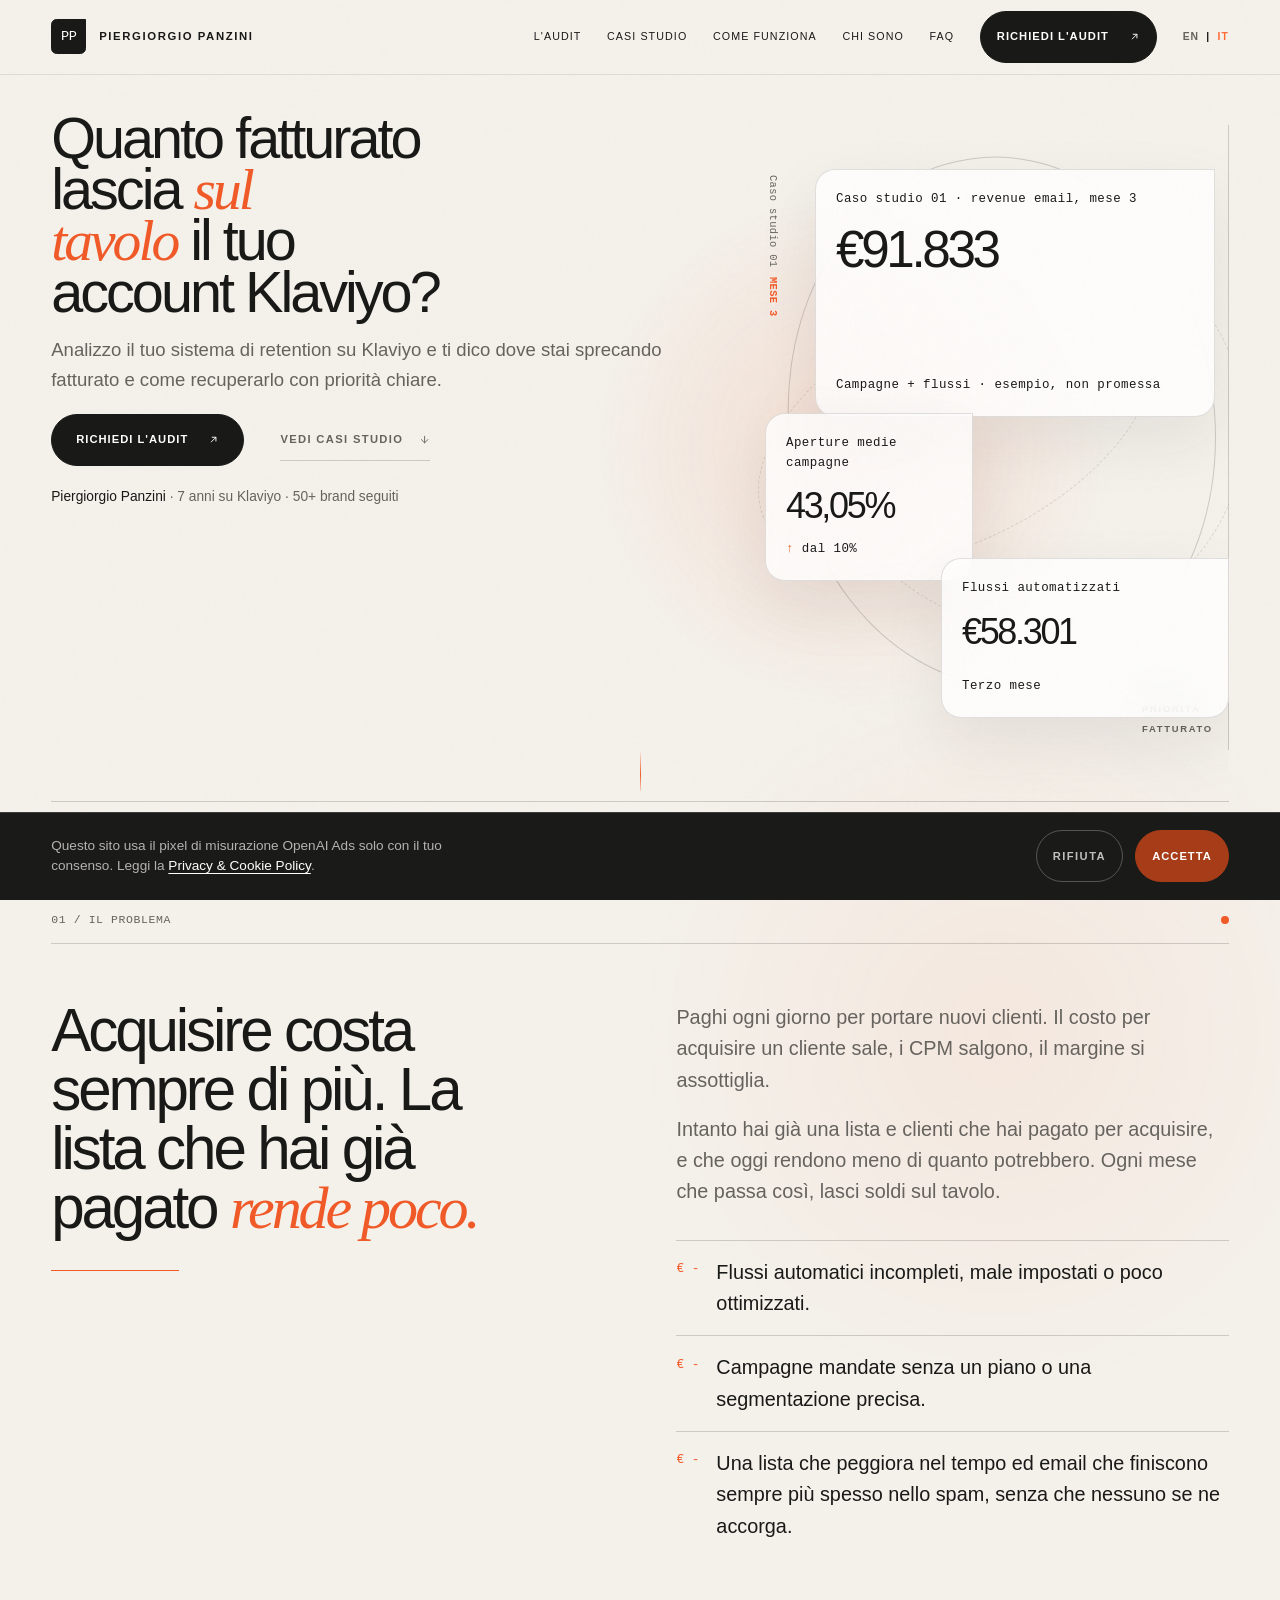
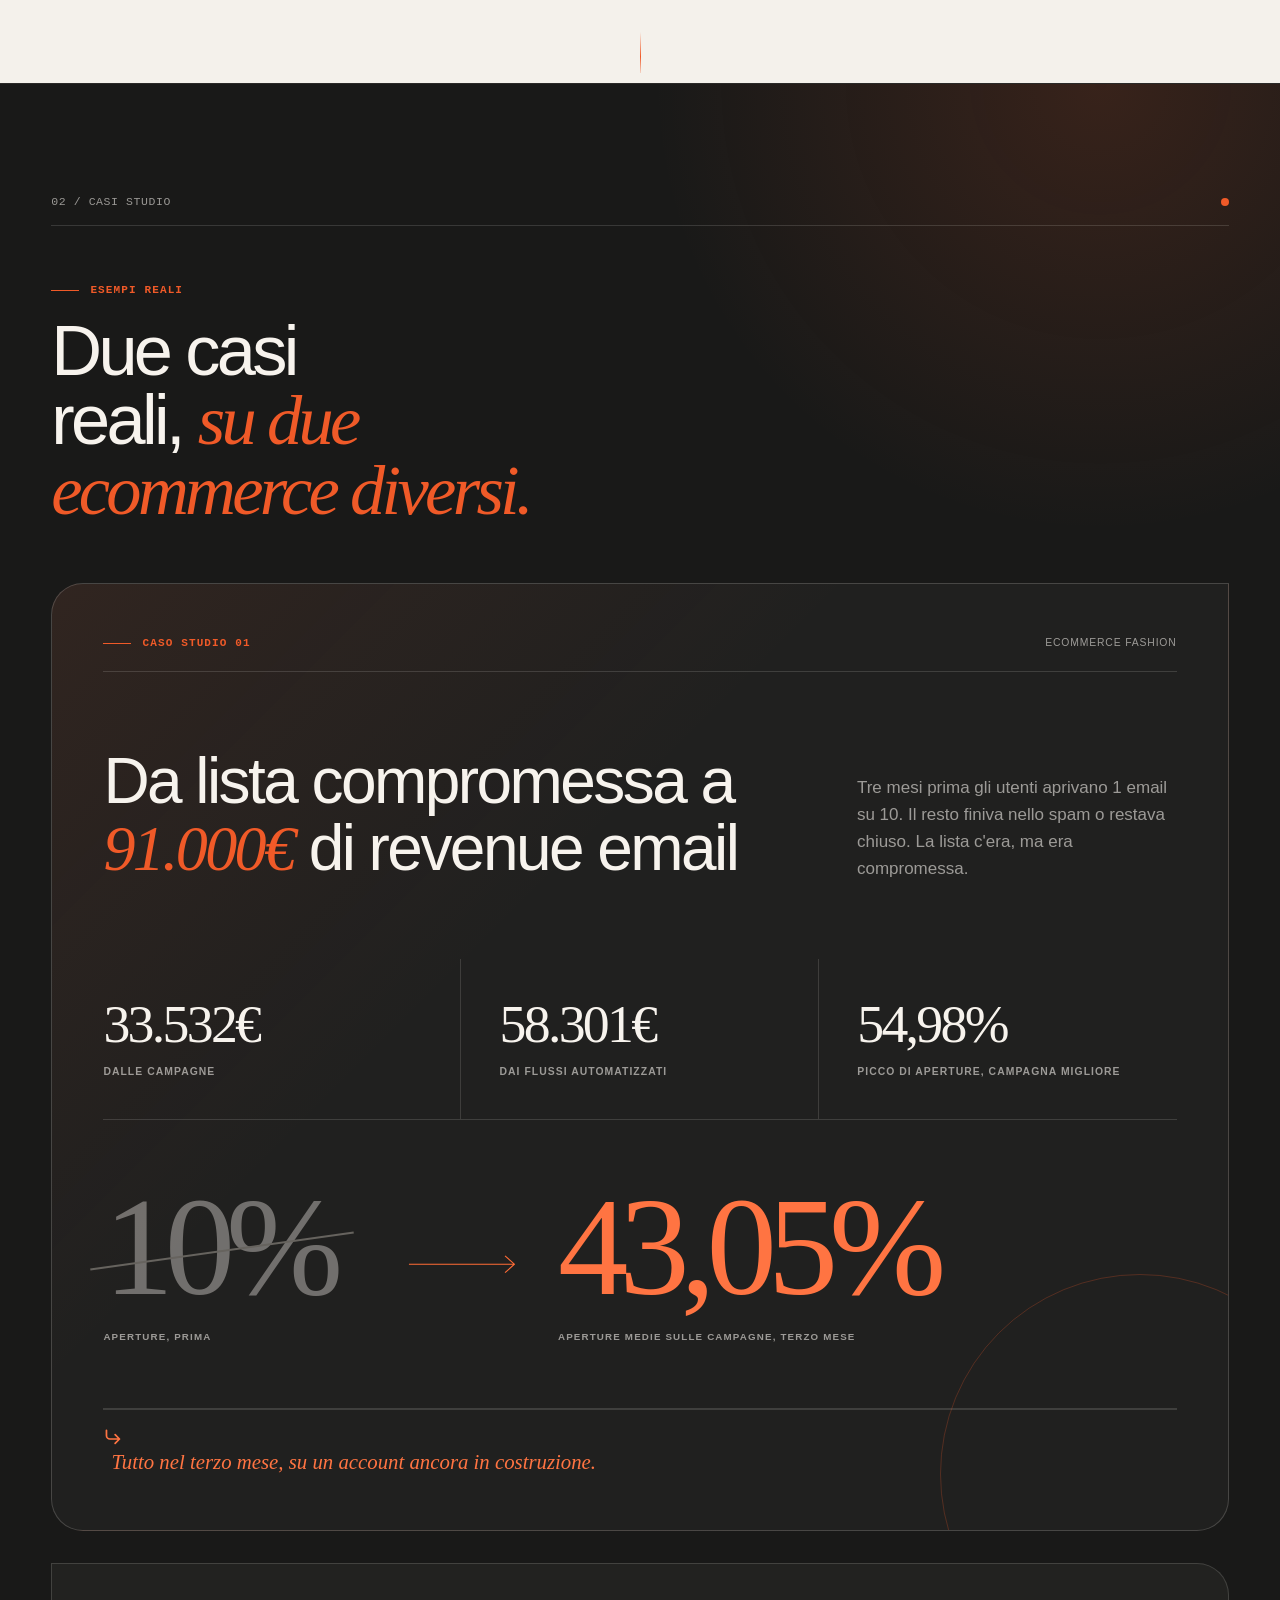
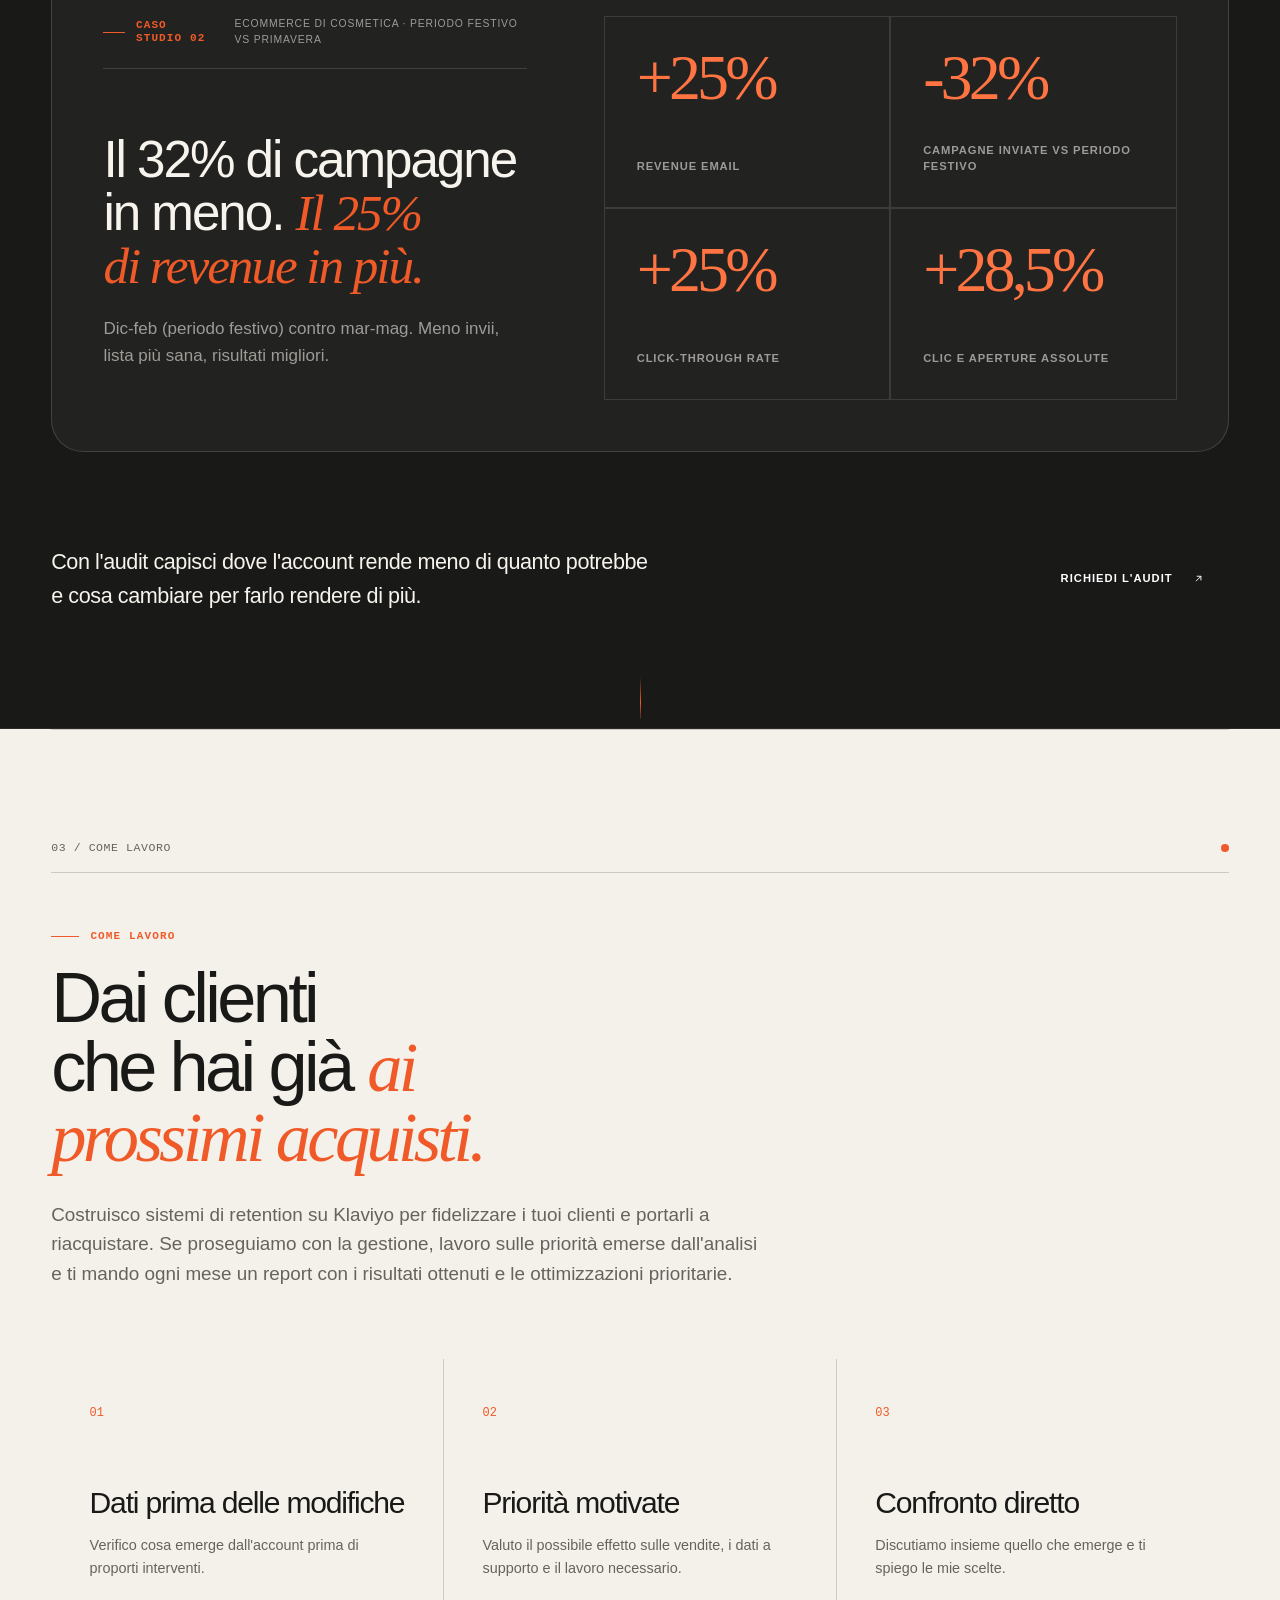
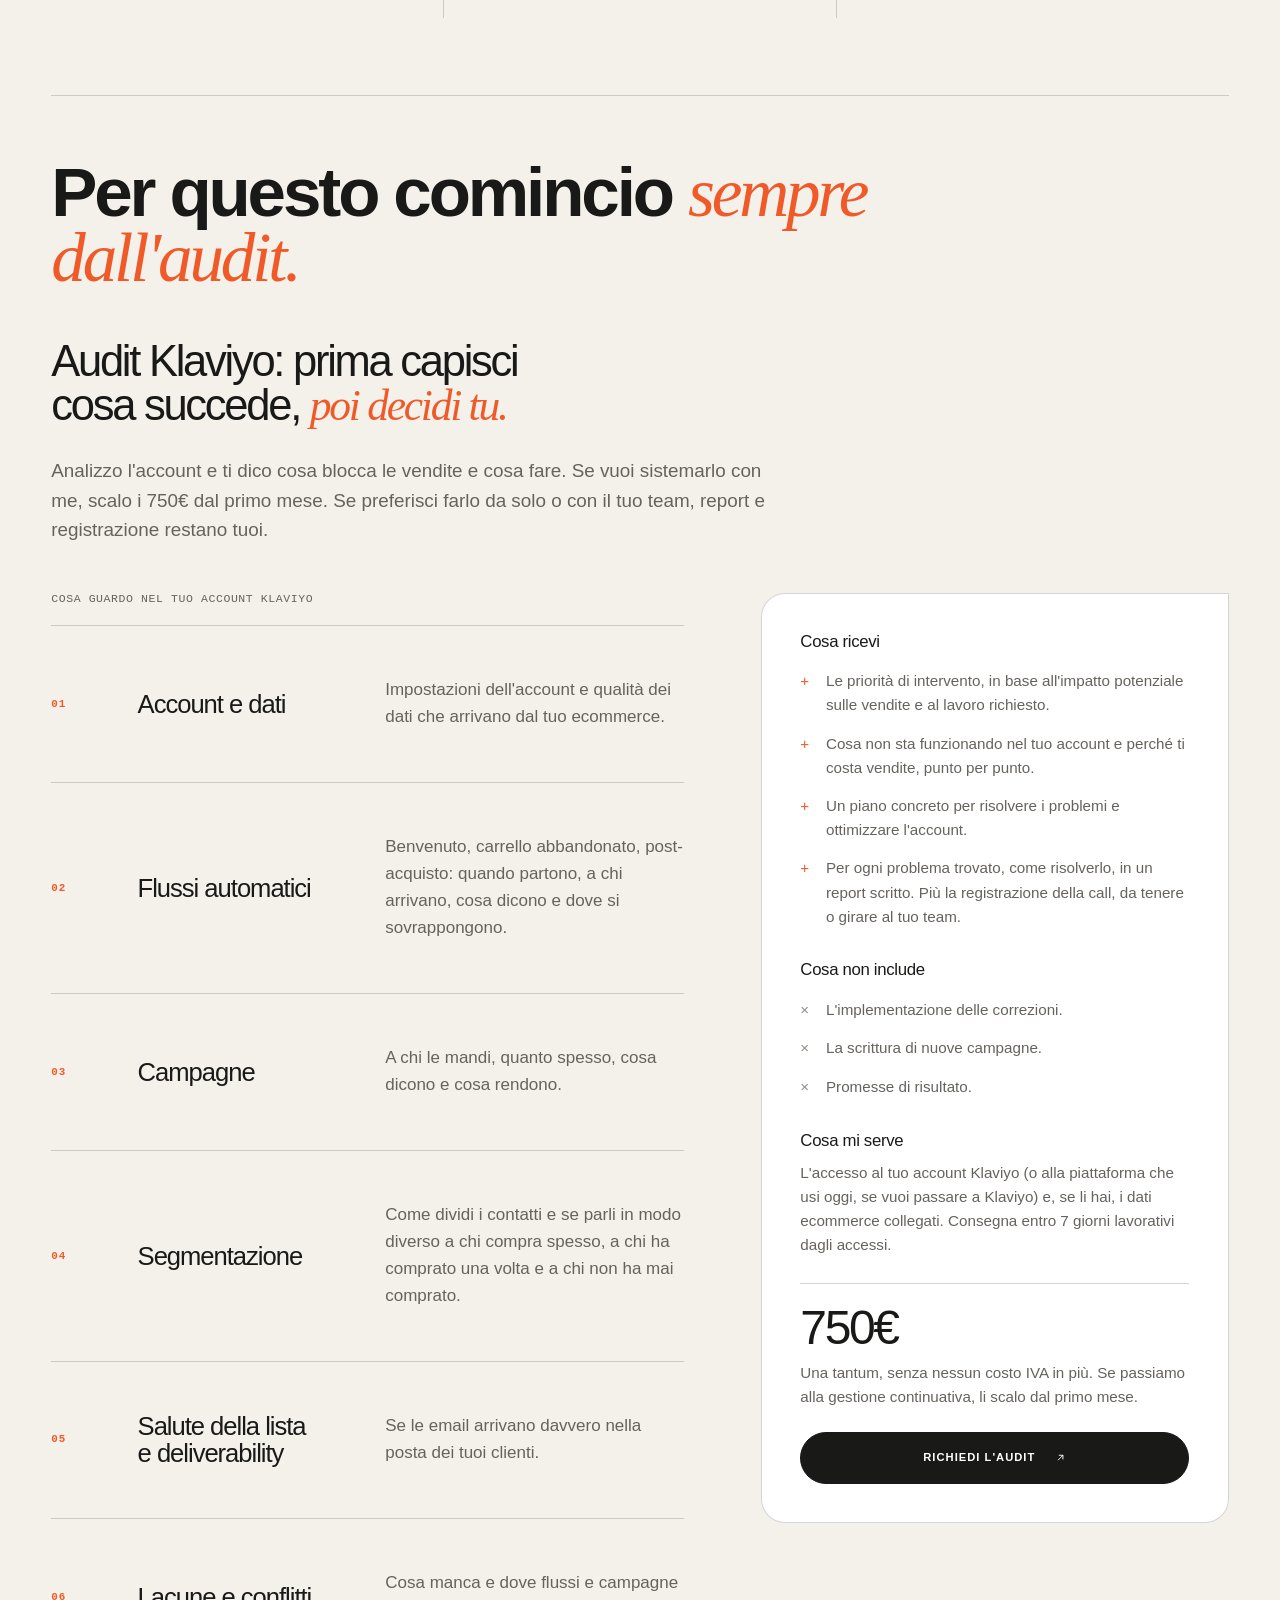
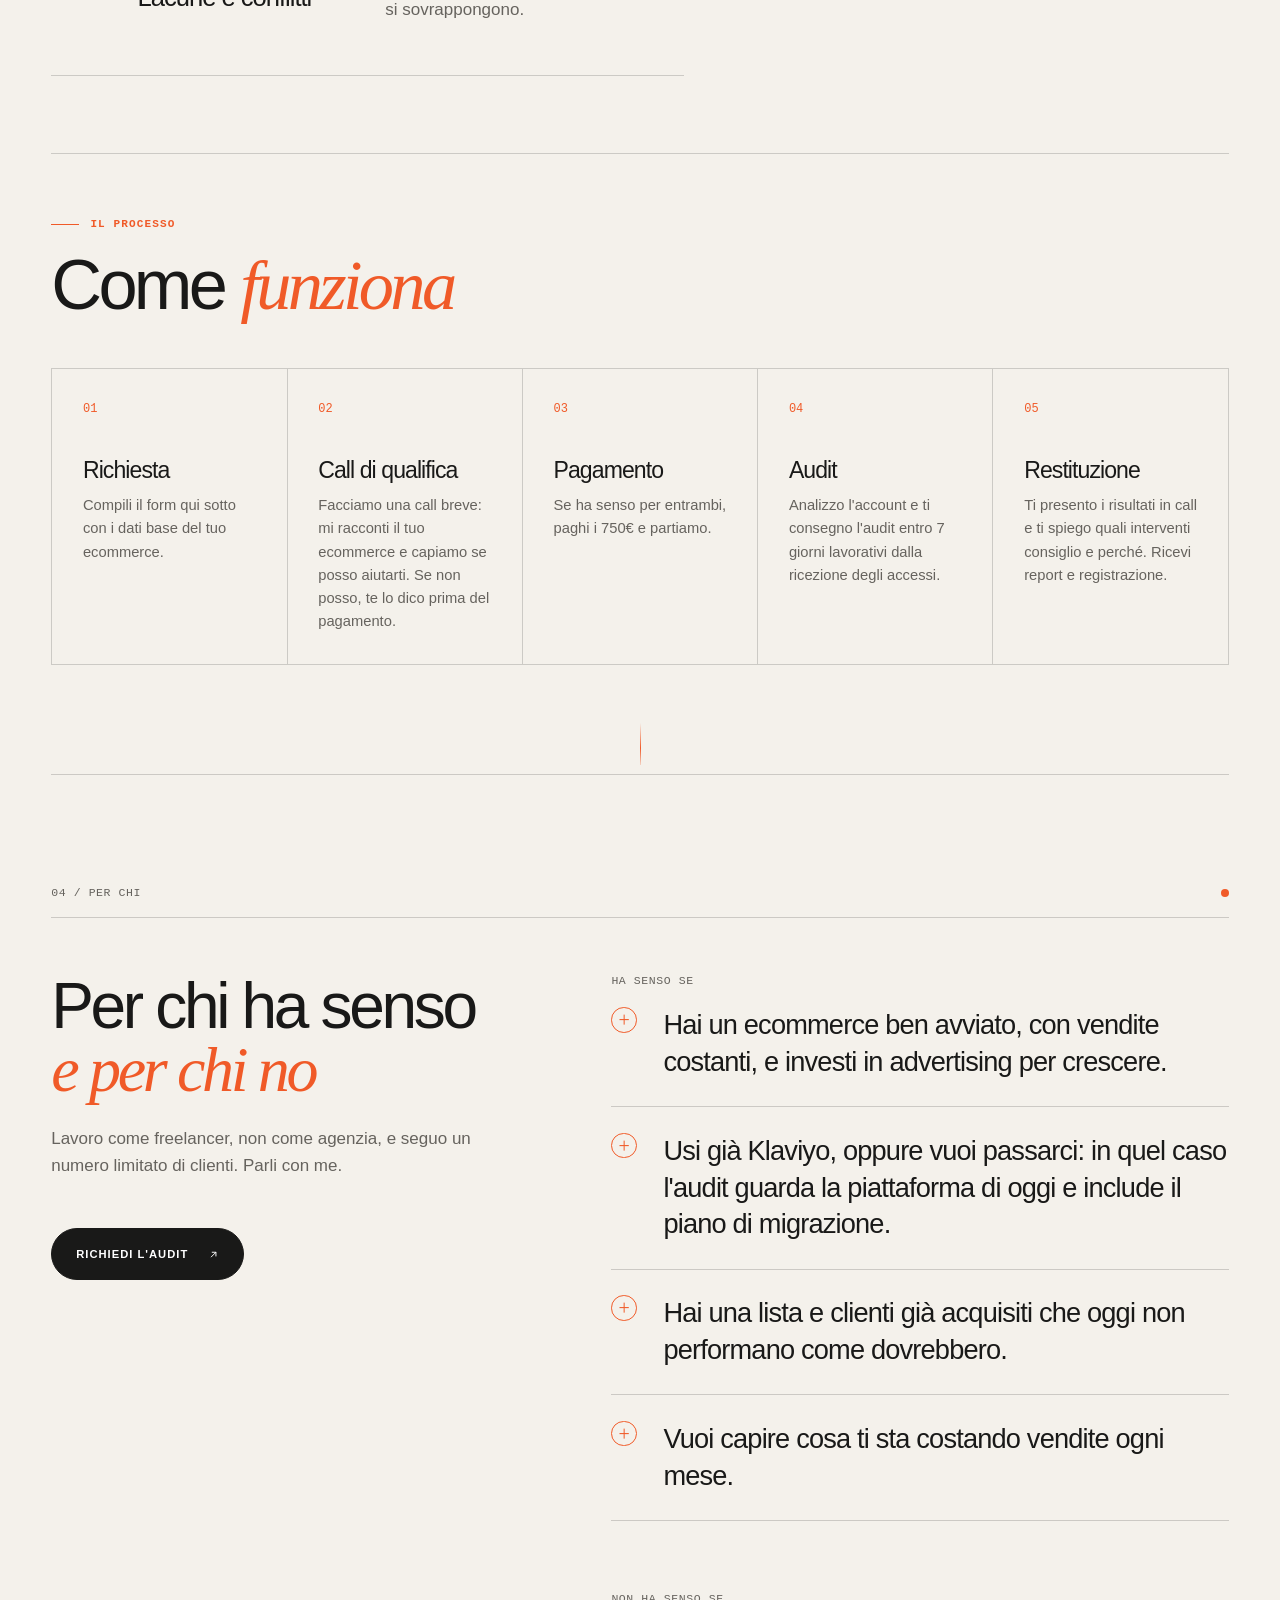
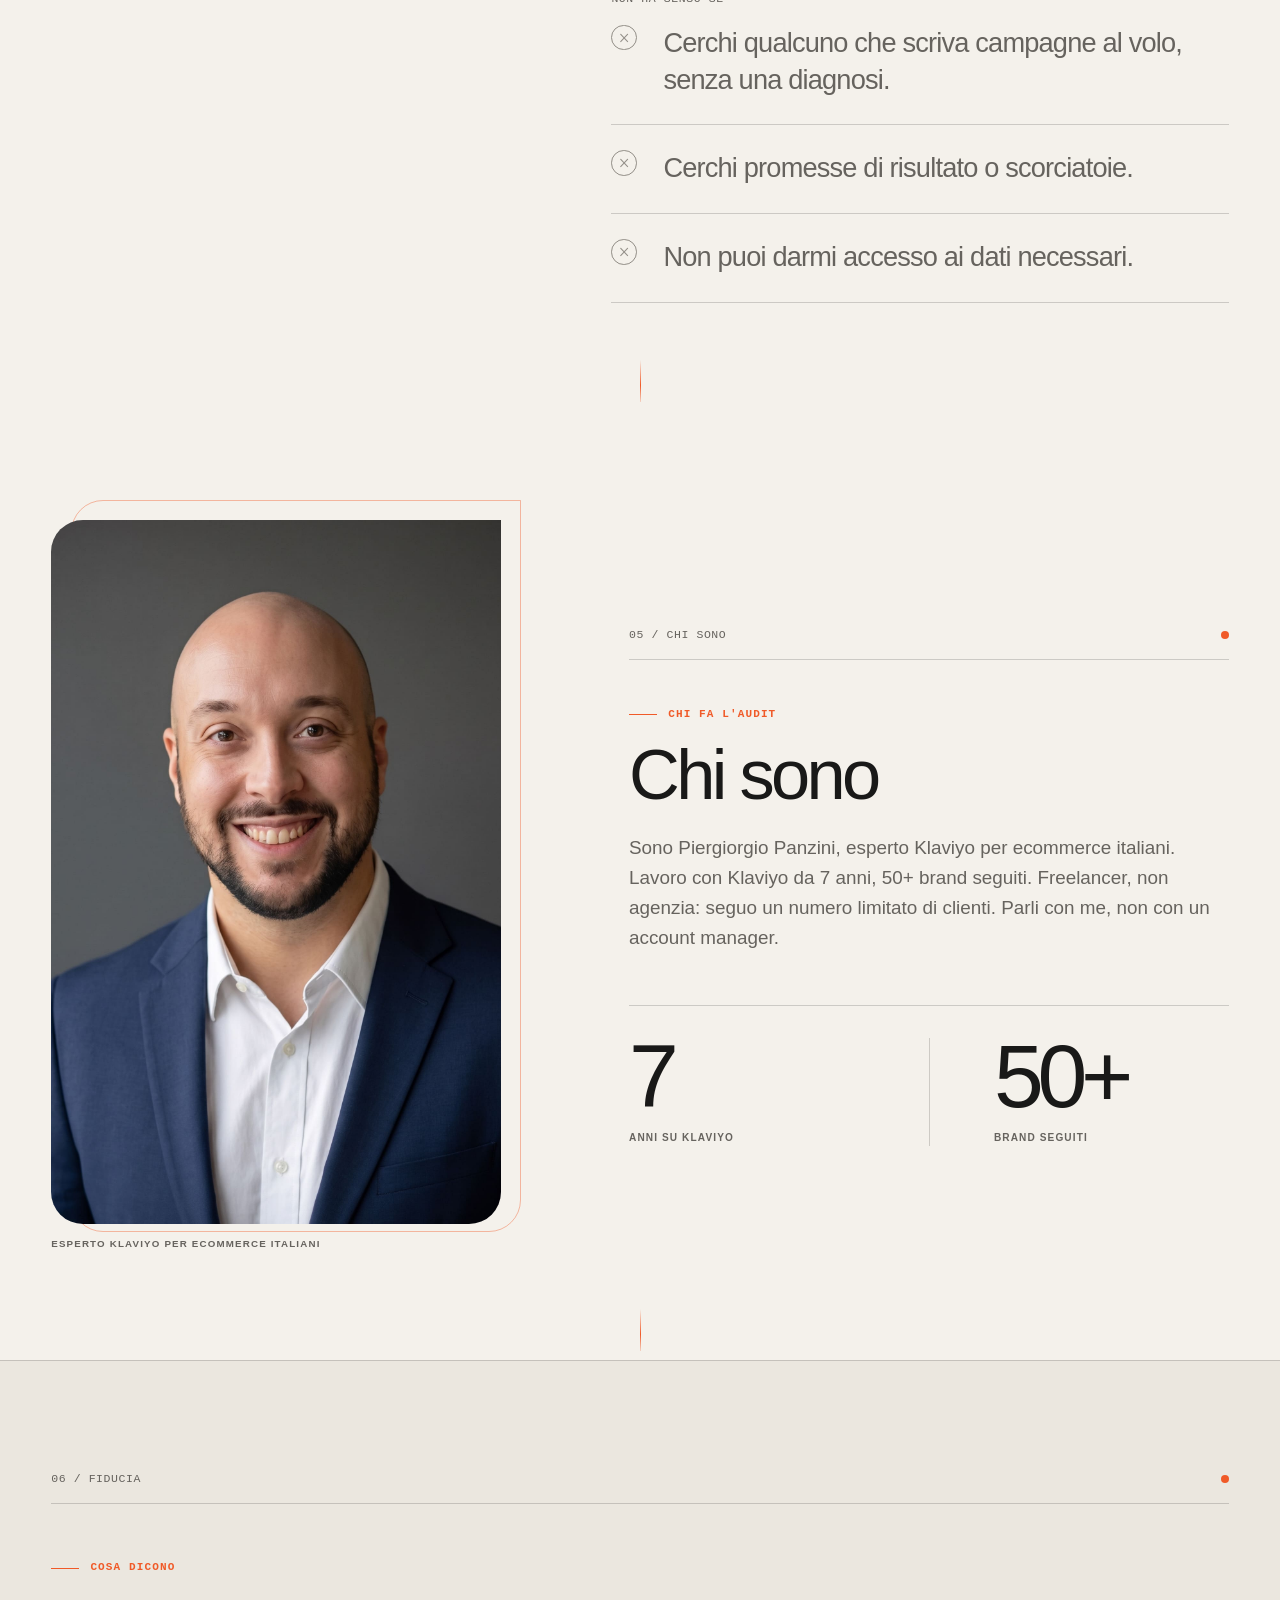
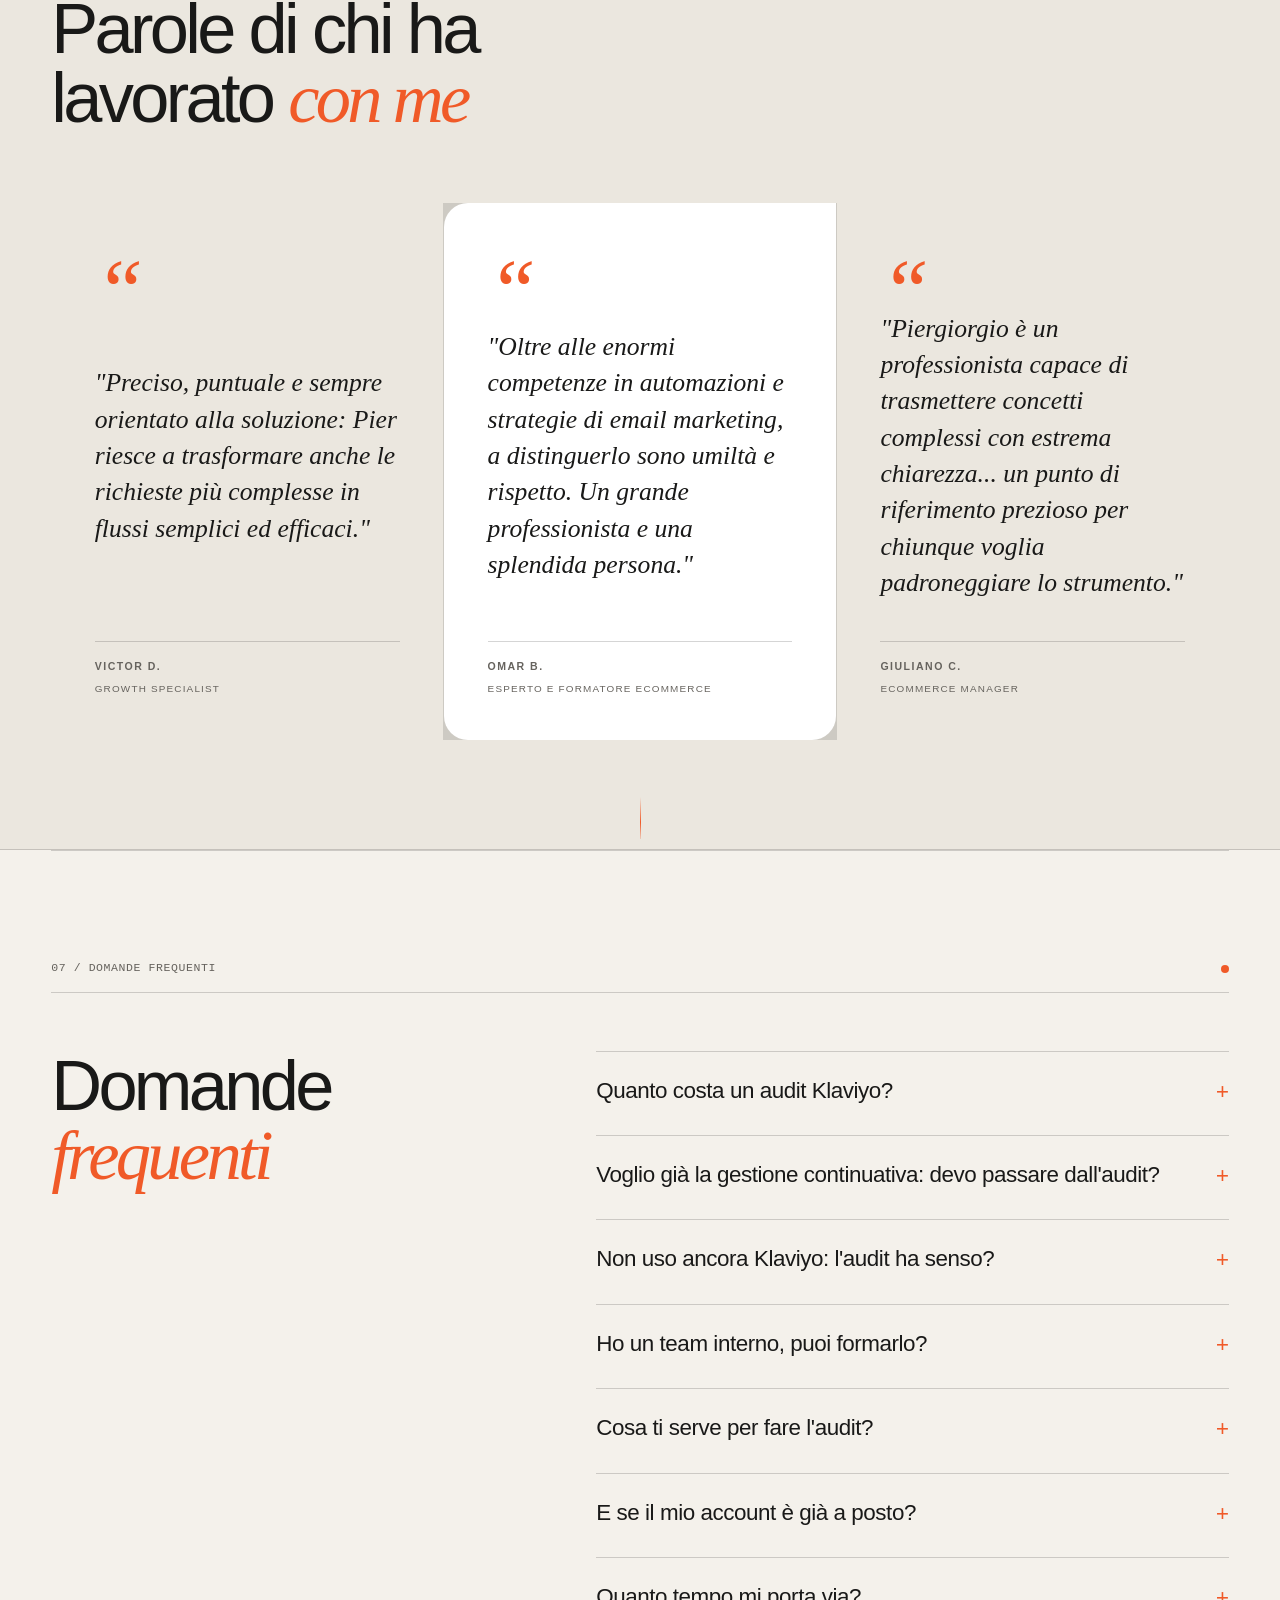
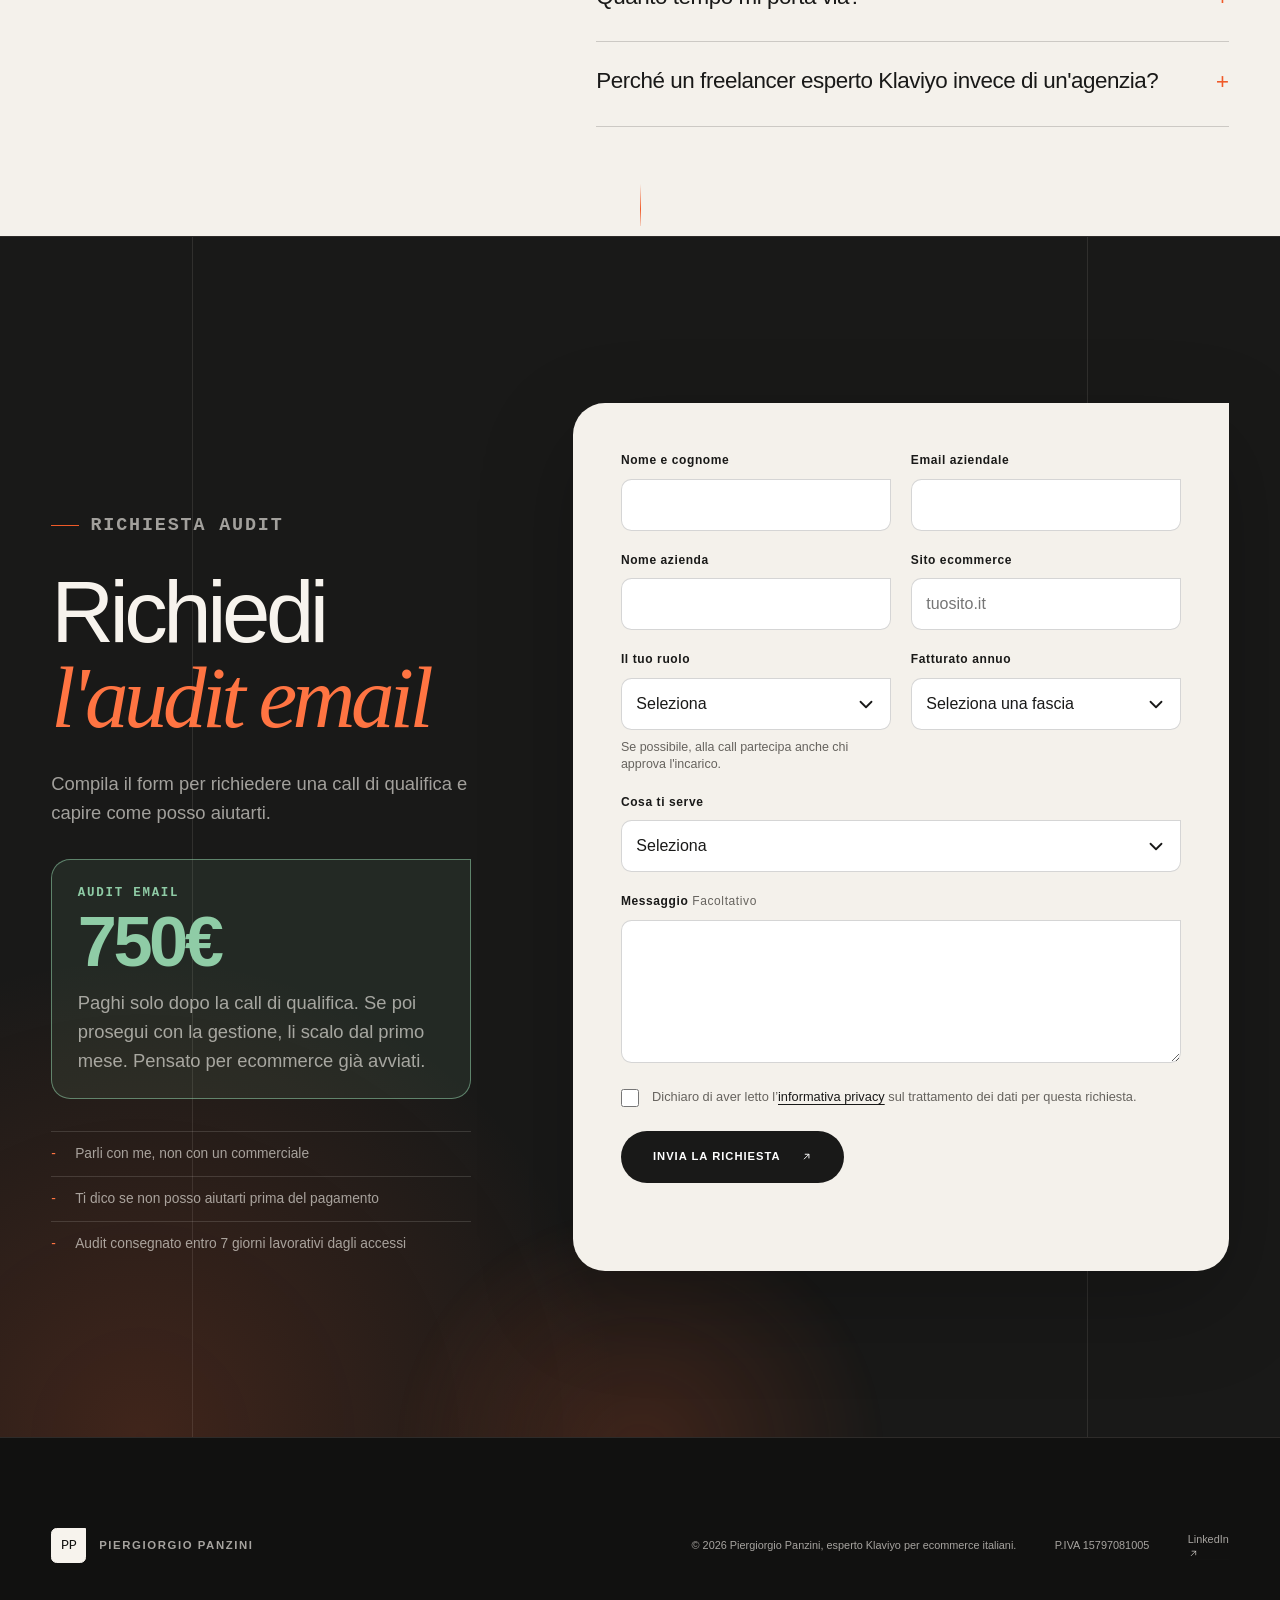
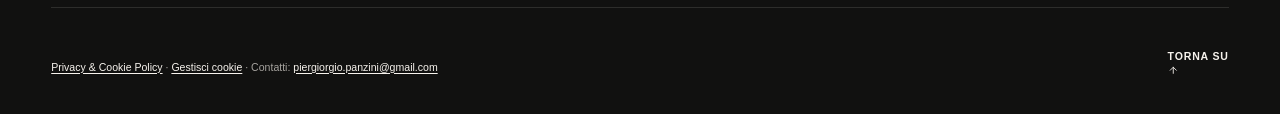
<file: index.html>
<!doctype html>
<html lang="it">
<head>
  <meta charset="utf-8">
  <script>document.documentElement.classList.add("js");</script>
  <script>
    !function(w,d,s,u){if(w.oaiq)return;var q=function(){q.q.push(arguments)};q.q=[];w.oaiq=q;var j=d.createElement(s);j.async=1;j.src=u;var f=d.getElementsByTagName(s)[0];f.parentNode.insertBefore(j,f)}(window,document,"script","https://bzrcdn.openai.com/sdk/oaiq.min.js");
    oaiq("consent", false);
    oaiq("init",{pixelId:"G5g2G6h9mCLMykLsKtV5My"});
  </script>
  <meta name="viewport" content="width=device-width, initial-scale=1">
  <title>Esperto Klaviyo, audit per ecommerce | Piergiorgio Panzini</title>
  <meta name="description" content="Analizzo il tuo account Klaviyo: dove stai sprecando fatturato e come recuperarlo. Audit a 750€, scalati dal primo mese se prosegui.">
  <meta name="author" content="Piergiorgio Panzini">
  <meta name="theme-color" content="#F4F1EB">
  <link rel="icon" type="image/svg+xml" href="/favicon.svg">
  <link rel="canonical" href="https://www.panzini.pro/">
  <link rel="alternate" hreflang="en" href="https://www.panzini.pro/en/">
  <link rel="alternate" hreflang="it" href="https://www.panzini.pro/">
  <link rel="alternate" hreflang="x-default" href="https://www.panzini.pro/">
  <meta property="og:type" content="website">
  <meta property="og:title" content="Audit Klaviyo per ecommerce italiani | Piergiorgio Panzini">
  <meta property="og:description" content="Cosa non funziona nel tuo account Klaviyo e come farlo rendere di più. Audit a 750€, scalati dal primo mese se prosegui con la gestione.">
  <meta property="og:image" content="https://www.panzini.pro/piergiorgio.jpg">
  <meta property="og:url" content="https://www.panzini.pro/">
  <meta property="og:locale" content="it_IT">
  <meta name="twitter:card" content="summary_large_image">
  <link rel="stylesheet" href="/assets/styles.css">
  <script src="/assets/main.js" defer></script>
  <script type="application/ld+json">
{
  "@context": "https://schema.org",
  "@graph": [
    {
      "@type": "Person",
      "@id": "https://www.panzini.pro/#piergiorgio",
      "name": "Piergiorgio Panzini",
      "jobTitle": "Esperto Klaviyo per ecommerce italiani",
      "description": "Piergiorgio Panzini, esperto Klaviyo per ecommerce italiani. Freelancer, lavora con Klaviyo da 7 anni e ha seguito 50+ brand.",
      "url": "https://www.panzini.pro/",
      "image": "https://www.panzini.pro/piergiorgio.jpg",
      "email": "mailto:piergiorgio.panzini@gmail.com",
      "knowsAbout": [
        "Klaviyo",
        "Email marketing",
        "Retention per ecommerce",
        "Automazioni email",
        "Deliverability",
        "Segmentazione clienti"
      ],
      "knowsLanguage": [
        "it",
        "en"
      ],
      "sameAs": [
        "https://www.linkedin.com/in/piergiorgiopanzini/"
      ]
    },
    {
      "@type": "ProfessionalService",
      "@id": "https://www.panzini.pro/#service",
      "name": "Piergiorgio Panzini - Esperto Klaviyo",
      "description": "Audit e gestione di Klaviyo per ecommerce italiani già avviati.",
      "url": "https://www.panzini.pro/",
      "image": "https://www.panzini.pro/piergiorgio.jpg",
      "email": "piergiorgio.panzini@gmail.com",
      "vatID": "IT15797081005",
      "areaServed": {
        "@type": "Country",
        "name": "Italia"
      },
      "founder": {
        "@id": "https://www.panzini.pro/#piergiorgio"
      },
      "priceRange": "€€",
      "makesOffer": {
        "@id": "https://www.panzini.pro/#audit"
      }
    },
    {
      "@type": "Offer",
      "@id": "https://www.panzini.pro/#audit",
      "name": "Audit email Klaviyo",
      "description": "Analisi dell'account Klaviyo (o della piattaforma email attuale, con piano di migrazione a Klaviyo): dati, flussi automatici, campagne, segmentazione, salute della lista e deliverability, lacune e conflitti. Consegna entro 7 giorni lavorativi: report scritto con problemi, soluzioni e priorità, più la registrazione della call di restituzione. I 750€ vengono scalati dal primo mese se si prosegue con la gestione continuativa.",
      "url": "https://www.panzini.pro/#audit",
      "price": "750",
      "priceCurrency": "EUR",
      "priceSpecification": {
        "@type": "UnitPriceSpecification",
        "price": "750",
        "priceCurrency": "EUR"
      },
      "areaServed": {
        "@type": "Country",
        "name": "Italia"
      },
      "seller": {
        "@id": "https://www.panzini.pro/#piergiorgio"
      },
      "itemOffered": {
        "@type": "Service",
        "name": "Audit email Klaviyo",
        "serviceType": "Audit di email marketing su Klaviyo",
        "provider": {
          "@id": "https://www.panzini.pro/#piergiorgio"
        }
      }
    },
    {
      "@type": "WebSite",
      "@id": "https://www.panzini.pro/#website",
      "url": "https://www.panzini.pro/",
      "name": "Piergiorgio Panzini",
      "inLanguage": "it-IT",
      "publisher": {
        "@id": "https://www.panzini.pro/#piergiorgio"
      }
    },
    {
      "@type": "FAQPage",
      "@id": "https://www.panzini.pro/#faq",
      "inLanguage": "it-IT",
      "mainEntity": [
        {
          "@type": "Question",
          "name": "Quanto costa un audit Klaviyo?",
          "acceptedAnswer": {
            "@type": "Answer",
            "text": "Il mio audit Klaviyo costa 750€ una tantum, senza nessun costo IVA in più. Guardo tutto il tuo account per dirti cosa non funziona, perché ti costa vendite e come riportarlo a fatturare con priorità chiare. Ricevi un report scritto e la registrazione della call. Se prosegui con la gestione, scalo i 750€ dal primo mese."
          }
        },
        {
          "@type": "Question",
          "name": "Voglio già la gestione continuativa: devo passare dall'audit?",
          "acceptedAnswer": {
            "@type": "Answer",
            "text": "Sì. La gestione parte sempre dall'audit. Prima di toccare flussi, campagne e segmenti devo vedere dove l'account rende meno di quanto potrebbe e cosa ottimizzare fin da subito, così partiamo dagli interventi che contano di più. Se proseguiamo insieme, i 750€ dell'audit li scalo dal primo mese."
          }
        },
        {
          "@type": "Question",
          "name": "Non uso ancora Klaviyo: l'audit ha senso?",
          "acceptedAnswer": {
            "@type": "Answer",
            "text": "Sì, ha senso. Analizzo la tua piattaforma email attuale, quindi flussi, campagne, segmentazione e salute della lista, e ti dico cosa ti fa perdere vendite oggi. In più ti consegno il piano di migrazione verso Klaviyo. Il prezzo è sempre 750€, che scalo dal primo mese se poi gestisco io l'account."
          }
        },
        {
          "@type": "Question",
          "name": "Ho un team interno, puoi formarlo?",
          "acceptedAnswer": {
            "@type": "Answer",
            "text": "Sì, su richiesta: ne parliamo nella call di qualifica. L'audit resta comunque il primo passo, perché dà al tuo team priorità chiare su cui lavorare e un report da usare come riferimento durante la formazione."
          }
        },
        {
          "@type": "Question",
          "name": "Cosa ti serve per fare l'audit?",
          "acceptedAnswer": {
            "@type": "Answer",
            "text": "Mi serve l'accesso al tuo account Klaviyo (o alla piattaforma email che usi oggi) e, se disponibili, i dati ecommerce collegati. Poi guardo account e dati, flussi automatici, campagne, segmentazione, salute della lista e deliverability, lacune e conflitti."
          }
        },
        {
          "@type": "Question",
          "name": "E se il mio account è già a posto?",
          "acceptedAnswer": {
            "@type": "Answer",
            "text": "Se il tuo account Klaviyo è già a posto, te lo dico in call senza giri di parole: anche questo ti evita lavoro inutile. Nel report trovi cosa ho verificato ed eventuali interventi che consiglio, più la registrazione della call da tenere o girare al team."
          }
        },
        {
          "@type": "Question",
          "name": "Quanto tempo mi porta via?",
          "acceptedAnswer": {
            "@type": "Answer",
            "text": "Poco. Da parte tua servono l'accesso a Klaviyo e due call, quella di qualifica e quella di restituzione. L'audit lo consegno entro 7 giorni lavorativi dalla ricezione degli accessi. Non devi preparare nulla di speciale oltre agli accessi richiesti."
          }
        },
        {
          "@type": "Question",
          "name": "Perché un freelancer esperto Klaviyo invece di un'agenzia?",
          "acceptedAnswer": {
            "@type": "Answer",
            "text": "Lavoro con Klaviyo da 7 anni e ho seguito più di 50 brand. Da freelancer seguo un numero limitato di clienti: parli direttamente con me: analizzo personalmente l'account e resto il tuo riferimento per tutto il lavoro. La call di qualifica è un filtro reciproco: se non posso aiutarti, te lo dico prima del pagamento."
          }
        }
      ]
    }
  ]
}
  </script>
</head>
<body>
  <div class="consent-banner" data-consent-banner hidden>
    <div class="container consent-banner-inner">
      <p>Questo sito usa il pixel di misurazione OpenAI Ads solo con il tuo consenso. Leggi la <a href="/it/privacy/">Privacy &amp; Cookie Policy</a>.</p>
      <div class="consent-actions">
        <button type="button" class="button-outline button-small" data-consent-reject>Rifiuta</button>
        <button type="button" class="button button-small" data-consent-accept>Accetta</button>
      </div>
    </div>
  </div>
  <header class="site-header" data-header>
    <nav class="nav container" aria-label="Navigazione principale">
      <a class="brand" href="/">
        <span class="brand-mark">PP</span>
        <span class="brand-name">Piergiorgio Panzini</span>
      </a>
      <div class="nav-desktop">
        <a href="#audit">L'audit</a>
        <a href="#case-studies">Casi studio</a>
        <a href="#process">Come funziona</a>
        <a href="#about">Chi sono</a>
        <a href="#faq">FAQ</a>
        <a class="button button-small" href="#contact">Richiedi l'audit <span aria-hidden="true"><svg class="icon" viewBox="0 0 24 24"><path d="M7 17 17 7M9 7h8v8"/></svg></span></a>
        <div class="language-switcher" aria-label="Seleziona lingua">
          <a href="/en/" lang="en">EN</a><span aria-hidden="true">|</span><a class="active" href="/" lang="it" aria-current="page">IT</a>
        </div>
      </div>
      <button class="menu-toggle" type="button" aria-label="Apri menu" data-label-open="Apri menu" data-label-close="Chiudi menu" aria-controls="mobile-menu" aria-expanded="false" data-menu-toggle>
        <svg class="menu-icon" viewBox="0 0 24 24" aria-hidden="true"><path d="M3 7h18M3 17h18"/></svg>
        <svg class="close-icon" viewBox="0 0 24 24" aria-hidden="true"><path d="m5 5 14 14M19 5 5 19"/></svg>
      </button>
    </nav>
    <div class="mobile-menu" id="mobile-menu" data-mobile-menu hidden>
      <div class="container mobile-menu-inner">
        <a href="#audit">L'audit</a>
        <a href="#case-studies">Casi studio</a>
        <a href="#process">Come funziona</a>
        <a href="#about">Chi sono</a>
        <a href="#faq">FAQ</a>
        <a class="button" href="#contact">Richiedi l'audit <span aria-hidden="true"><svg class="icon" viewBox="0 0 24 24"><path d="M7 17 17 7M9 7h8v8"/></svg></span></a>
        <div class="language-switcher" aria-label="Seleziona lingua">
          <a href="/en/" lang="en">EN</a><span aria-hidden="true">|</span><a class="active" href="/" lang="it" aria-current="page">IT</a>
        </div>
      </div>
    </div>
  </header>

  <main id="main">
    <section class="hero container">
      <div class="hero-glow" aria-hidden="true"></div>
      <div class="hero-content reveal">
        <h1>Quanto fatturato lascia <em>sul tavolo</em> il tuo account Klaviyo?</h1>
        <p class="hero-intro">Analizzo il tuo sistema di retention su Klaviyo e ti dico dove stai sprecando fatturato e come recuperarlo con priorità chiare.</p>
        <div class="hero-actions">
          <a class="button" href="#contact">Richiedi l'audit <span aria-hidden="true"><svg class="icon" viewBox="0 0 24 24"><path d="M7 17 17 7M9 7h8v8"/></svg></span></a>
          <a class="text-link" href="#case-studies">Vedi casi studio <span aria-hidden="true"><svg class="icon" viewBox="0 0 24 24"><path d="M12 5v14M5 12l7 7 7-7"/></svg></span></a>
        </div>
        <p class="hero-signature"><strong>Piergiorgio Panzini</strong> · 7 anni su Klaviyo · 50+ brand seguiti</p>
      </div>
      <div class="hero-observatory" data-observatory aria-hidden="true">
        <div class="observatory-orbit"></div>
        <div class="data-card data-card-revenue" data-parallax="0.7">
          <span class="data-label">Caso studio 01 · revenue email, mese 3</span>
          <strong>€91.833</strong>
          <span class="data-trend">Campagne + flussi · esempio, non promessa</span>
        </div>
        <div class="data-card data-card-open" data-parallax="1.05">
          <span class="data-label">Aperture medie campagne</span>
          <strong>43,05%</strong>
          <span class="data-trend"><b>↑</b> dal 10%</span>
        </div>
        <div class="data-card data-card-flows" data-parallax="0.45">
          <span class="data-label">Flussi automatizzati</span>
          <strong>€58.301</strong>
          <span class="data-trend">Terzo mese</span>
        </div>
        <div class="observatory-stamp"><span>Caso studio 01</span><b>Mese 3</b></div>
      </div>
      <div class="hero-index" aria-hidden="true"><span>Audit</span><span>Priorità</span><span>Fatturato</span></div>
    </section>

    <section class="section problem container" id="problem">
      <div class="section-number" aria-hidden="true">01 / Il problema</div>
      <div class="problem-grid">
        <div class="reveal">
          <h2>Acquisire costa sempre di più. La lista che hai già pagato <em>rende poco.</em></h2>
          <div class="gold-rule"></div>
        </div>
        <div class="problem-copy reveal">
          <p>Paghi ogni giorno per portare nuovi clienti. Il costo per acquisire un cliente sale, i CPM salgono, il margine si assottiglia.</p>
          <p>Intanto hai già una lista e clienti che hai pagato per acquisire, e che oggi rendono meno di quanto potrebbero. Ogni mese che passa così, lasci soldi sul tavolo.</p>
          <ul class="problem-points">
            <li>Flussi automatici incompleti, male impostati o poco ottimizzati.</li>
            <li>Campagne mandate senza un piano o una segmentazione precisa.</li>
            <li>Una lista che peggiora nel tempo ed email che finiscono sempre più spesso nello spam, senza che nessuno se ne accorga.</li>
          </ul>
        </div>
      </div>
    </section>

    <section class="section case-studies" id="case-studies">
      <div class="container">
        <div class="section-number" aria-hidden="true">02 / Casi studio</div>
        <header class="section-heading reveal">
          <p class="kicker">Esempi reali</p>
          <h2>Due casi reali, <em>su due ecommerce diversi.</em></h2>
        </header>

        <article class="case-featured reveal">
          <div class="case-topline">
            <p class="kicker">Caso studio 01</p>
            <span class="tag">Ecommerce fashion</span>
          </div>
          <div class="case-intro">
            <h3>Da lista compromessa a <em>91.000€</em> di revenue email</h3>
            <p>Tre mesi prima gli utenti aprivano 1 email su 10. Il resto finiva nello spam o restava chiuso. La lista c'era, ma era compromessa.</p>
          </div>
          <div class="stat-row stagger-group">
            <div class="stat">
              <span class="stat-value count-up" data-to="33532" data-suffix="€" data-grouping="true">33.532€</span>
              <span class="stat-label">dalle campagne</span>
            </div>
            <div class="stat">
              <span class="stat-value count-up" data-to="58301" data-suffix="€" data-grouping="true">58.301€</span>
              <span class="stat-label">dai flussi automatizzati</span>
            </div>
            <div class="stat">
              <span class="stat-value count-up" data-to="54.98" data-decimals="2" data-suffix="%">54,98%</span>
              <span class="stat-label">picco di aperture, campagna migliore</span>
            </div>
          </div>
          <div class="before-after" aria-label="Tasso di apertura aumentato dal 10 percento al 43,05 percento">
            <div class="before">
              <span class="metric struck">10%</span>
              <span class="metric-label">aperture, prima</span>
            </div>
            <svg class="result-arrow" viewBox="0 0 120 24" aria-hidden="true"><path d="M1 12h113M104 3l10 9-10 9"/></svg>
            <div class="after">
              <span class="metric metric-gold count-up" data-to="43.05" data-decimals="2" data-suffix="%">43,05%</span>
              <span class="metric-label">aperture medie sulle campagne, terzo mese</span>
            </div>
          </div>
          <p class="case-closing"><span aria-hidden="true"><svg class="icon" viewBox="0 0 24 24"><path d="M4 5v6a4 4 0 0 0 4 4h11M14 10l5 5-5 5"/></svg></span> Tutto nel terzo mese, su un account ancora in costruzione.</p>
        </article>

        <article class="case-secondary reveal">
          <div class="case-secondary-copy">
            <div class="case-topline">
              <p class="kicker">Caso studio 02</p>
              <span class="tag">Ecommerce di cosmetica · periodo festivo vs primavera</span>
            </div>
            <h3>Il 32% di campagne in meno. <em>Il 25% di revenue in più.</em></h3>
            <p>Dic-feb (periodo festivo) contro mar-mag. Meno invii, lista più sana, risultati migliori.</p>
          </div>
          <div class="mini-stats stagger-group">
            <div class="mini-stat"><span class="count-up" data-to="25" data-prefix="+" data-suffix="%">+25%</span><p>revenue email</p></div>
            <div class="mini-stat"><span class="count-up" data-to="32" data-prefix="-" data-suffix="%">-32%</span><p>campagne inviate vs periodo festivo</p></div>
            <div class="mini-stat"><span class="count-up" data-to="25" data-prefix="+" data-suffix="%">+25%</span><p>click-through rate</p></div>
            <div class="mini-stat"><span class="count-up" data-to="28.5" data-decimals="1" data-prefix="+" data-suffix="%">+28,5%</span><p>clic e aperture assolute</p></div>
          </div>
        </article>

        <div class="case-bridge reveal">
          <p>Con l'audit capisci dove l'account rende meno di quanto potrebbe e cosa cambiare per farlo rendere di più.</p>
          <a class="button" href="#contact">Richiedi l'audit <span aria-hidden="true"><svg class="icon" viewBox="0 0 24 24"><path d="M7 17 17 7M9 7h8v8"/></svg></span></a>
        </div>
      </div>
    </section>

    <section class="section solution container" id="solution">
      <div class="section-number" aria-hidden="true">03 / Come lavoro</div>
      <header class="section-heading reveal">
        <p class="kicker">Come lavoro</p>
        <h2>Dai clienti che hai già <em>ai prossimi acquisti.</em></h2>
        <p>Costruisco sistemi di retention su Klaviyo per fidelizzare i tuoi clienti e portarli a riacquistare. Se proseguiamo con la gestione, lavoro sulle priorità emerse dall'analisi e ti mando ogni mese un report con i risultati ottenuti e le ottimizzazioni prioritarie.</p>
      </header>
      <div class="method-grid stagger-group">
        <article class="method-card"><span>01</span><h3>Dati prima delle modifiche</h3><p>Verifico cosa emerge dall'account prima di proporti interventi.</p></article>
        <article class="method-card"><span>02</span><h3>Priorità motivate</h3><p>Valuto il possibile effetto sulle vendite, i dati a supporto e il lavoro necessario.</p></article>
        <article class="method-card"><span>03</span><h3>Confronto diretto</h3><p>Discutiamo insieme quello che emerge e ti spiego le mie scelte.</p></article>
      </div>
      <div class="audit-block" id="audit">
        <p class="solution-bridge reveal">Per questo comincio <em>sempre dall'audit.</em></p>
        <header class="section-heading reveal">
        <h2>Audit Klaviyo: prima capisci cosa succede, <em>poi decidi tu.</em></h2>
        <p>Analizzo l'account e ti dico cosa blocca le vendite e cosa fare. Se vuoi sistemarlo con me, scalo i 750€ dal primo mese. Se preferisci farlo da solo o con il tuo team, report e registrazione restano tuoi.</p>
        </header>
      <div class="offer-layout">
        <div class="reveal">
          <h3 class="offer-subtitle">Cosa guardo nel tuo account Klaviyo</h3>
          <div class="service-list stagger-group">
            <article class="service-row"><span>01</span><h3>Account e dati</h3><p>Impostazioni dell'account e qualità dei dati che arrivano dal tuo ecommerce.</p></article>
            <article class="service-row"><span>02</span><h3>Flussi automatici</h3><p>Benvenuto, carrello abbandonato, post-acquisto: quando partono, a chi arrivano, cosa dicono e dove si sovrappongono.</p></article>
            <article class="service-row"><span>03</span><h3>Campagne</h3><p>A chi le mandi, quanto spesso, cosa dicono e cosa rendono.</p></article>
            <article class="service-row"><span>04</span><h3>Segmentazione</h3><p>Come dividi i contatti e se parli in modo diverso a chi compra spesso, a chi ha comprato una volta e a chi non ha mai comprato.</p></article>
            <article class="service-row"><span>05</span><h3>Salute della lista e deliverability</h3><p>Se le email arrivano davvero nella posta dei tuoi clienti.</p></article>
            <article class="service-row"><span>06</span><h3>Lacune e conflitti</h3><p>Cosa manca e dove flussi e campagne si sovrappongono.</p></article>
          </div>
        </div>
        <aside class="offer-panel reveal" aria-label="Riepilogo dell'audit">
          <h3>Cosa ricevi</h3>
          <ul>
            <li>Le priorità di intervento, in base all'impatto potenziale sulle vendite e al lavoro richiesto.</li>
            <li>Cosa non sta funzionando nel tuo account e perché ti costa vendite, punto per punto.</li>
            <li>Un piano concreto per risolvere i problemi e ottimizzare l'account.</li>
            <li>Per ogni problema trovato, come risolverlo, in un report scritto. Più la registrazione della call, da tenere o girare al tuo team.</li>
          </ul>
          <h3>Cosa non include</h3>
          <ul class="offer-excluded">
            <li>L'implementazione delle correzioni.</li>
            <li>La scrittura di nuove campagne.</li>
            <li>Promesse di risultato.</li>
          </ul>
          <h3>Cosa mi serve</h3>
          <p>L'accesso al tuo account Klaviyo (o alla piattaforma che usi oggi, se vuoi passare a Klaviyo) e, se li hai, i dati ecommerce collegati. Consegna entro 7 giorni lavorativi dagli accessi.</p>
          <div class="offer-price">
            <strong>750€</strong>
            <span>Una tantum, senza nessun costo IVA in più. Se passiamo alla gestione continuativa, li scalo dal primo mese.</span>
          </div>
          <a class="button" href="#contact">Richiedi l'audit <span aria-hidden="true"><svg class="icon" viewBox="0 0 24 24"><path d="M7 17 17 7M9 7h8v8"/></svg></span></a>
        </aside>
      </div>
      </div>
      <div class="process-block" id="process">
        <header class="section-heading reveal">
          <p class="kicker">Il processo</p>
          <h2>Come <em>funziona</em></h2>
        </header>
      <ol class="process-steps stagger-group">
        <li><h3>Richiesta</h3><p>Compili il form qui sotto con i dati base del tuo ecommerce.</p></li>
        <li><h3>Call di qualifica</h3><p>Facciamo una call breve: mi racconti il tuo ecommerce e capiamo se posso aiutarti. Se non posso, te lo dico prima del pagamento.</p></li>
        <li><h3>Pagamento</h3><p>Se ha senso per entrambi, paghi i 750€ e partiamo.</p></li>
        <li><h3>Audit</h3><p>Analizzo l'account e ti consegno l'audit entro 7 giorni lavorativi dalla ricezione degli accessi.</p></li>
        <li><h3>Restituzione</h3><p>Ti presento i risultati in call e ti spiego quali interventi consiglio e perché. Ricevi report e registrazione.</p></li>
      </ol>
      </div>
    </section>

    <section class="section fit container" id="fit">
      <div class="section-number" aria-hidden="true">04 / Per chi</div>
      <div class="fit-grid">
        <header class="reveal"><h2>Per chi ha senso <em>e per chi no</em></h2><p>Lavoro come freelancer, non come agenzia, e seguo un numero limitato di clienti. Parli con me.</p><a class="button fit-cta" href="#contact">Richiedi l'audit <span aria-hidden="true"><svg class="icon" viewBox="0 0 24 24"><path d="M7 17 17 7M9 7h8v8"/></svg></span></a></header>
        <div class="fit-columns">
          <div>
            <h3>Ha senso se</h3>
            <ul class="fit-list stagger-group">
              <li><span aria-hidden="true">+</span><p>Hai un ecommerce ben avviato, con vendite costanti, e investi in advertising per crescere.</p></li>
              <li><span aria-hidden="true">+</span><p>Usi già Klaviyo, oppure vuoi passarci: in quel caso l'audit guarda la piattaforma di oggi e include il piano di migrazione.</p></li>
              <li><span aria-hidden="true">+</span><p>Hai una lista e clienti già acquisiti che oggi non performano come dovrebbero.</p></li>
              <li><span aria-hidden="true">+</span><p>Vuoi capire cosa ti sta costando vendite ogni mese.</p></li>
            </ul>
          </div>
          <div>
            <h3>Non ha senso se</h3>
            <ul class="fit-list fit-list-no stagger-group">
              <li><span aria-hidden="true">×</span><p>Cerchi qualcuno che scriva campagne al volo, senza una diagnosi.</p></li>
              <li><span aria-hidden="true">×</span><p>Cerchi promesse di risultato o scorciatoie.</p></li>
              <li><span aria-hidden="true">×</span><p>Non puoi darmi accesso ai dati necessari.</p></li>
            </ul>
          </div>
        </div>
      </div>
    </section>

    <section class="section about" id="about">
      <div class="container about-grid">
        <figure class="portrait reveal">
          <img src="/piergiorgio.jpg" data-root-asset="piergiorgio.jpg" alt="Piergiorgio Panzini, esperto Klaviyo per ecommerce italiani" width="1664" height="2192" loading="lazy">
          <figcaption>Esperto Klaviyo per ecommerce italiani</figcaption>
        </figure>
        <div class="about-copy reveal">
          <div class="section-number" aria-hidden="true">05 / Chi sono</div>
          <p class="kicker">Chi fa l'audit</p>
          <h2>Chi sono</h2>
          <p>Sono Piergiorgio Panzini, esperto Klaviyo per ecommerce italiani. Lavoro con Klaviyo da 7 anni, 50+ brand seguiti. Freelancer, non agenzia: seguo un numero limitato di clienti. Parli con me, non con un account manager.</p>
          <div class="about-stats">
            <div><span class="count-up" data-to="7">7</span><small>Anni su Klaviyo</small></div>
            <div><span class="count-up" data-to="50" data-suffix="+">50+</span><small>Brand seguiti</small></div>
          </div>
        </div>
      </div>
    </section>

    <section class="section testimonials">
      <div class="container">
        <div class="section-number" aria-hidden="true">06 / Fiducia</div>
        <header class="section-heading reveal">
          <p class="kicker">Cosa dicono</p>
          <h2>Parole di chi ha lavorato <em>con me</em></h2>
        </header>
        <div class="testimonial-grid stagger-group">
          <figure><span class="quote-mark" aria-hidden="true">“</span><blockquote>"Preciso, puntuale e sempre orientato alla soluzione: Pier riesce a trasformare anche le richieste più complesse in flussi semplici ed efficaci."</blockquote><figcaption>Victor D.<span class="testimonial-role">Growth Specialist</span></figcaption></figure>
          <figure><span class="quote-mark" aria-hidden="true">“</span><blockquote>"Oltre alle enormi competenze in automazioni e strategie di email marketing, a distinguerlo sono umiltà e rispetto. Un grande professionista e una splendida persona."</blockquote><figcaption>Omar B.<span class="testimonial-role">Esperto e formatore ecommerce</span></figcaption></figure>          <figure><span class="quote-mark" aria-hidden="true">“</span><blockquote>"Piergiorgio è un professionista capace di trasmettere concetti complessi con estrema chiarezza... un punto di riferimento prezioso per chiunque voglia padroneggiare lo strumento."</blockquote><figcaption>Giuliano C.<span class="testimonial-role">Ecommerce Manager</span></figcaption></figure>
        </div>
      </div>
    </section>

    <section class="section faq container" id="faq">
      <div class="section-number" aria-hidden="true">07 / Domande frequenti</div>
      <div class="faq-grid">
        <header class="reveal">
          <h2>Domande <em>frequenti</em></h2>
        </header>
        <div class="faq-list reveal">
          <details><summary><h3>Quanto costa un audit Klaviyo?</h3></summary><p>Il mio audit Klaviyo costa 750€ una tantum, senza nessun costo IVA in più. Guardo tutto il tuo account per dirti cosa non funziona, perché ti costa vendite e come riportarlo a fatturare con priorità chiare. Ricevi un report scritto e la registrazione della call. Se prosegui con la gestione, scalo i 750€ dal primo mese.</p></details>
          <details><summary><h3>Voglio già la gestione continuativa: devo passare dall'audit?</h3></summary><p>Sì. La gestione parte sempre dall'audit. Prima di toccare flussi, campagne e segmenti devo vedere dove l'account rende meno di quanto potrebbe e cosa ottimizzare fin da subito, così partiamo dagli interventi che contano di più. Se proseguiamo insieme, i 750€ dell'audit li scalo dal primo mese.</p></details>
          <details><summary><h3>Non uso ancora Klaviyo: l'audit ha senso?</h3></summary><p>Sì, ha senso. Analizzo la tua piattaforma email attuale, quindi flussi, campagne, segmentazione e salute della lista, e ti dico cosa ti fa perdere vendite oggi. In più ti consegno il piano di migrazione verso Klaviyo. Il prezzo è sempre 750€, che scalo dal primo mese se poi gestisco io l'account.</p></details>
          <details><summary><h3>Ho un team interno, puoi formarlo?</h3></summary><p>Sì, su richiesta: ne parliamo nella call di qualifica. L'audit resta comunque il primo passo, perché dà al tuo team priorità chiare su cui lavorare e un report da usare come riferimento durante la formazione.</p></details>
          <details><summary><h3>Cosa ti serve per fare l'audit?</h3></summary><p>Mi serve l'accesso al tuo account Klaviyo (o alla piattaforma email che usi oggi) e, se disponibili, i dati ecommerce collegati. Poi guardo account e dati, flussi automatici, campagne, segmentazione, salute della lista e deliverability, lacune e conflitti.</p></details>
          <details><summary><h3>E se il mio account è già a posto?</h3></summary><p>Se il tuo account Klaviyo è già a posto, te lo dico in call senza giri di parole: anche questo ti evita lavoro inutile. Nel report trovi cosa ho verificato ed eventuali interventi che consiglio, più la registrazione della call da tenere o girare al team.</p></details>
          <details><summary><h3>Quanto tempo mi porta via?</h3></summary><p>Poco. Da parte tua servono l'accesso a Klaviyo e due call, quella di qualifica e quella di restituzione. L'audit lo consegno entro 7 giorni lavorativi dalla ricezione degli accessi. Non devi preparare nulla di speciale oltre agli accessi richiesti.</p></details>
          <details><summary><h3>Perché un freelancer esperto Klaviyo invece di un'agenzia?</h3></summary><p>Lavoro con Klaviyo da 7 anni e ho seguito più di 50 brand. Da freelancer seguo un numero limitato di clienti: parli direttamente con me: analizzo personalmente l'account e resto il tuo riferimento per tutto il lavoro. La call di qualifica è un filtro reciproco: se non posso aiutarti, te lo dico prima del pagamento.</p></details>
        </div>
      </div>
    </section>

    <section class="contact" id="contact">
      <div class="contact-glow" aria-hidden="true"></div>
      <div class="container contact-layout reveal">
        <header class="contact-intro">
          <p class="kicker">Richiesta audit</p>
          <h2>Richiedi <em>l'audit email</em></h2>
          <p>Compila il form per richiedere una call di qualifica e capire come posso aiutarti.</p>
          <p class="contact-offer"><span class="contact-offer-label">Audit email</span><span class="contact-offer-price">750€</span> Paghi solo dopo la call di qualifica. Se poi prosegui con la gestione, li scalo dal primo mese. Pensato per ecommerce già avviati.</p>
          <ul class="contact-promises"><li>Parli con me, non con un commerciale</li><li>Ti dico se non posso aiutarti prima del pagamento</li><li>Audit consegnato entro 7 giorni lavorativi dagli accessi</li></ul>
        </header>
        <form class="contact-form" action="https://formsubmit.co/ajax/piergiorgio.panzini@gmail.com" method="POST" data-contact-form data-redirect="/grazie/">
          <input type="hidden" name="_subject" value="Nuova richiesta Audit email - panzini.pro">
          <input type="hidden" name="_template" value="table">
          <input type="hidden" name="_captcha" value="false">
          <input class="form-honey" type="text" name="_honey" tabindex="-1" autocomplete="off" aria-hidden="true">
          <div class="form-grid">
            <div class="form-field"><label for="contact-name">Nome e cognome</label><input id="contact-name" name="Nome" type="text" autocomplete="name" minlength="2" maxlength="100" required></div>
            <div class="form-field"><label for="contact-email">Email aziendale</label><input id="contact-email" name="Email" type="email" autocomplete="email" maxlength="160" required></div>
            <div class="form-field"><label for="contact-company">Nome azienda</label><input id="contact-company" name="Azienda" type="text" autocomplete="organization" maxlength="120" required></div>
            <div class="form-field"><label for="contact-website">Sito ecommerce</label><input id="contact-website" name="Sito ecommerce" type="text" inputmode="url" autocomplete="url" placeholder="tuosito.it" maxlength="300" required></div>
            <div class="form-field"><label for="contact-role">Il tuo ruolo</label><select id="contact-role" name="Ruolo" required aria-describedby="role-hint"><option value="" selected disabled>Seleziona</option><option>Founder o titolare</option><option>Responsabile marketing o ecommerce</option><option>Membro del team</option><option>Agenzia o consulente esterno</option></select><small id="role-hint" class="field-hint">Se possibile, alla call partecipa anche chi approva l'incarico.</small></div>
            <div class="form-field"><label for="contact-revenue">Fatturato annuo</label><select id="contact-revenue" name="Fatturato ecommerce annuo" required><option value="" selected disabled>Seleziona una fascia</option><option>Meno di 1 milione €</option><option>1-2 milioni €</option><option>2-5 milioni €</option><option>5-10 milioni €</option><option>Oltre 10 milioni €</option></select></div>
            <div class="form-field form-field-wide"><label for="contact-service">Cosa ti serve</label><select id="contact-service" name="Esigenza" required><option value="" selected disabled>Seleziona</option><option>Voglio sapere dove il mio account Klaviyo perde fatturato</option><option>So già che voglio affidare la gestione continuativa</option><option>Non uso ancora Klaviyo e sto valutando di passarci</option><option>Altro (lo scrivo nel messaggio)</option></select></div>
            <div class="form-field form-field-wide"><label for="contact-message">Messaggio <span>Facoltativo</span></label><textarea id="contact-message" name="Messaggio" rows="5" maxlength="2000"></textarea></div>
          </div>
          <label class="privacy-check"><input type="checkbox" name="Informativa privacy letta" value="Sì" required><span>Dichiaro di aver letto l’<a href="/it/privacy/" target="_blank">informativa privacy</a> sul trattamento dei dati per questa richiesta.</span></label>
          <button class="button button-large form-submit" type="submit" data-submit-label="Invia la richiesta" data-submit-pending="Invio in corso…">Invia la richiesta <span aria-hidden="true"><svg class="icon" viewBox="0 0 24 24"><path d="M7 17 17 7M9 7h8v8"/></svg></span></button>
          <p class="form-status" role="status" aria-live="polite" data-contact-status data-success="Richiesta inviata. Ti rispondo io personalmente a breve per fissare la call di qualifica. Controlla anche lo spam." data-error="Non è stato possibile inviare la richiesta. Riprova oppure scrivimi a piergiorgio.panzini@gmail.com."></p>
        </form>
      </div>
    </section>
  </main>

  <footer class="footer">
    <div class="container footer-top">
      <a class="brand" href="/"><span class="brand-mark">PP</span><span class="brand-name">Piergiorgio Panzini</span></a>
      <div class="footer-meta">
        <p>© 2026 Piergiorgio Panzini, esperto Klaviyo per ecommerce italiani.</p>
        <p>P.IVA 15797081005</p>
        <a href="https://www.linkedin.com/in/piergiorgiopanzini/" target="_blank" rel="noopener noreferrer">LinkedIn <svg class="icon" aria-hidden="true" viewBox="0 0 24 24"><path d="M7 17 17 7M9 7h8v8"/></svg></a>
      </div>
    </div>
    <div class="container footer-privacy">
      <p><a href="/it/privacy/">Privacy &amp; Cookie Policy</a> · <button type="button" class="footer-link-button" data-consent-open>Gestisci cookie</button> · Contatti: <a href="mailto:piergiorgio.panzini@gmail.com">piergiorgio.panzini@gmail.com</a></p>
      <a href="#main">Torna su <svg class="icon" aria-hidden="true" viewBox="0 0 24 24"><path d="M12 19V5M5 12l7-7 7 7"/></svg></a>
    </div>
  </footer>
</body>
</html>
</file>
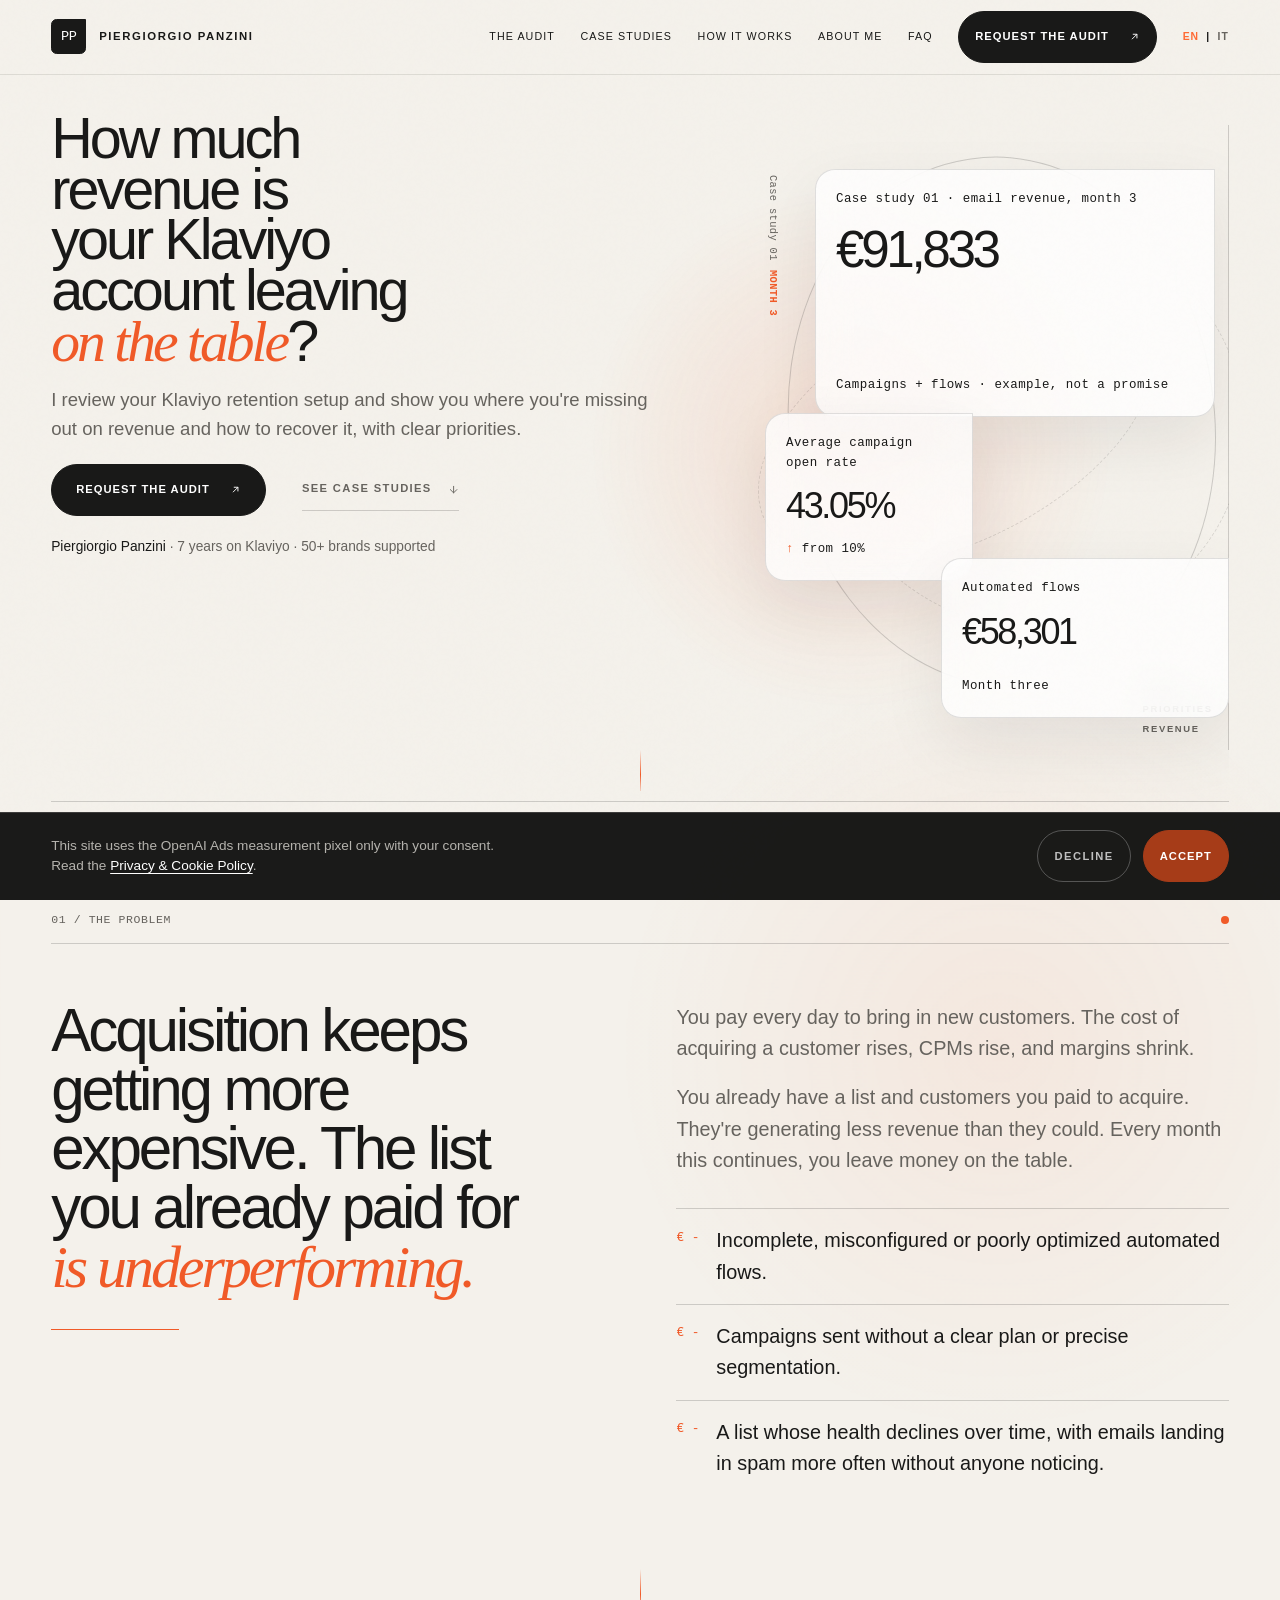
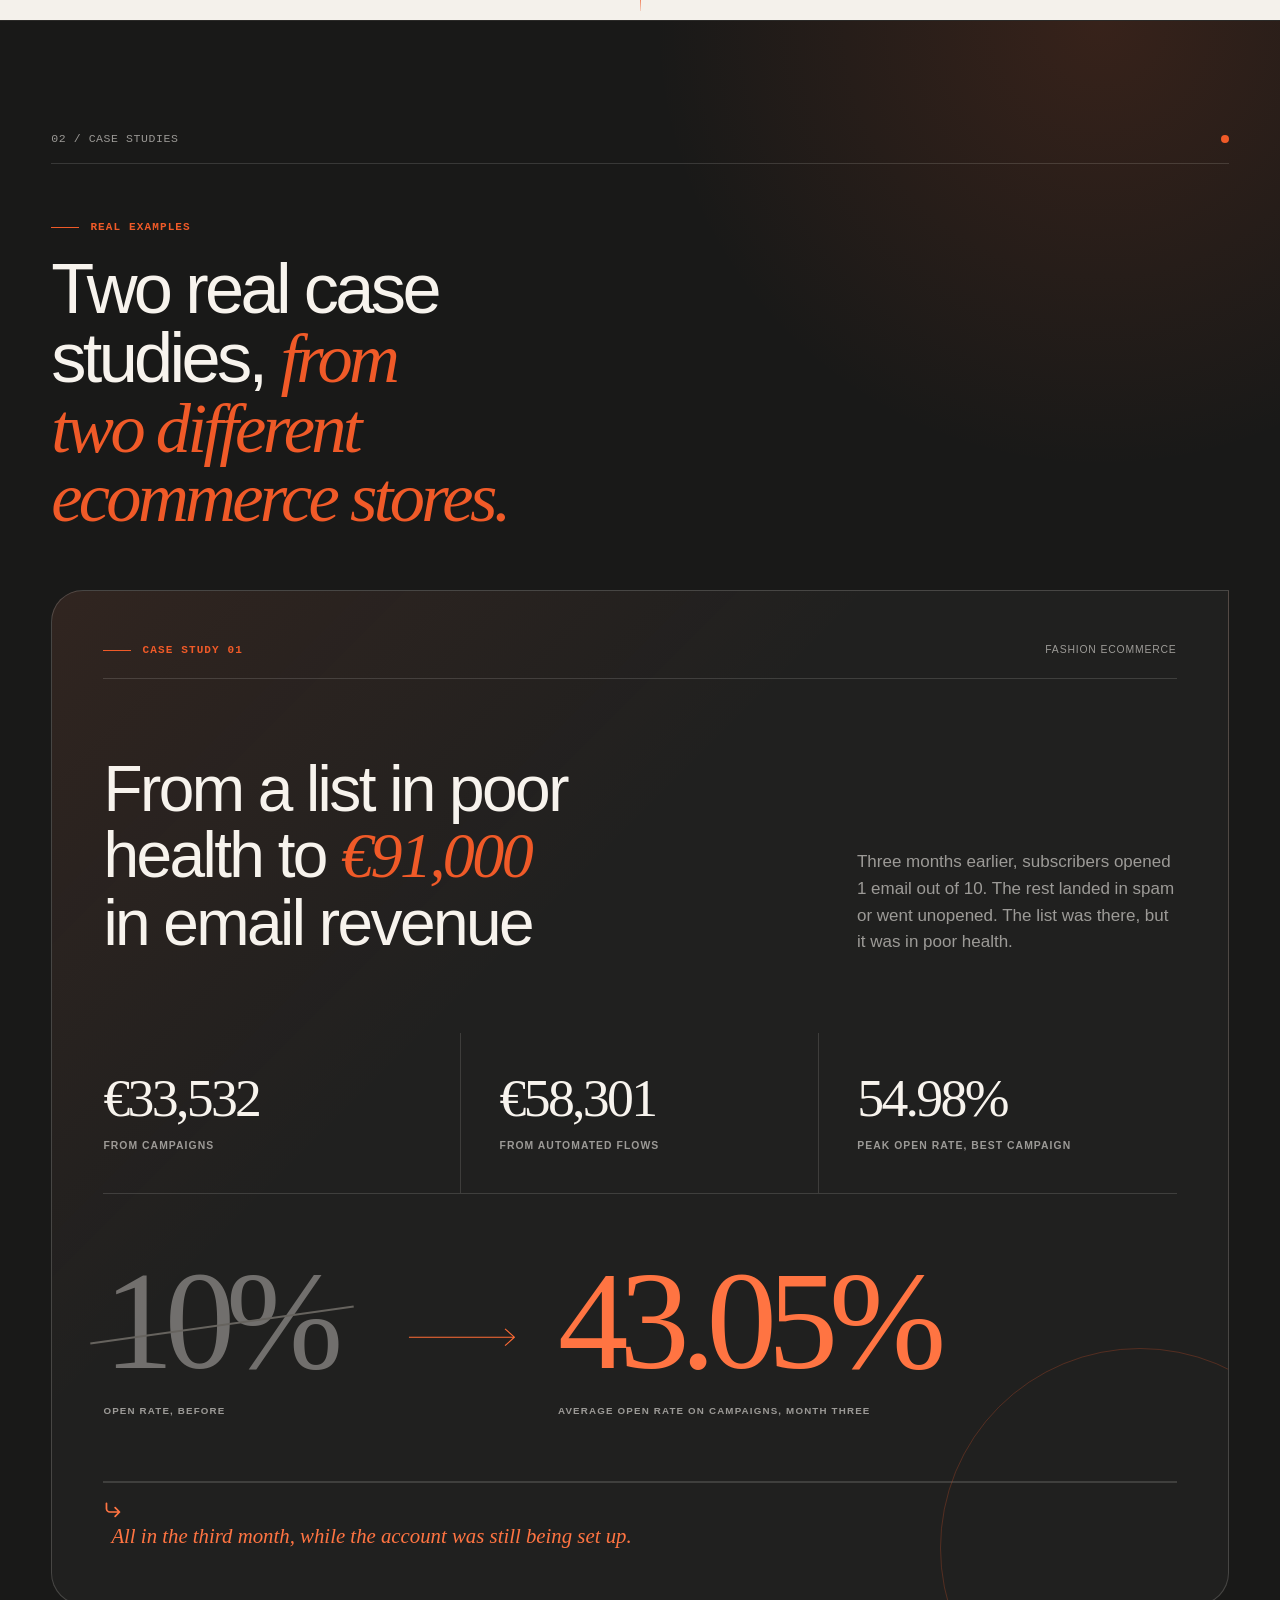
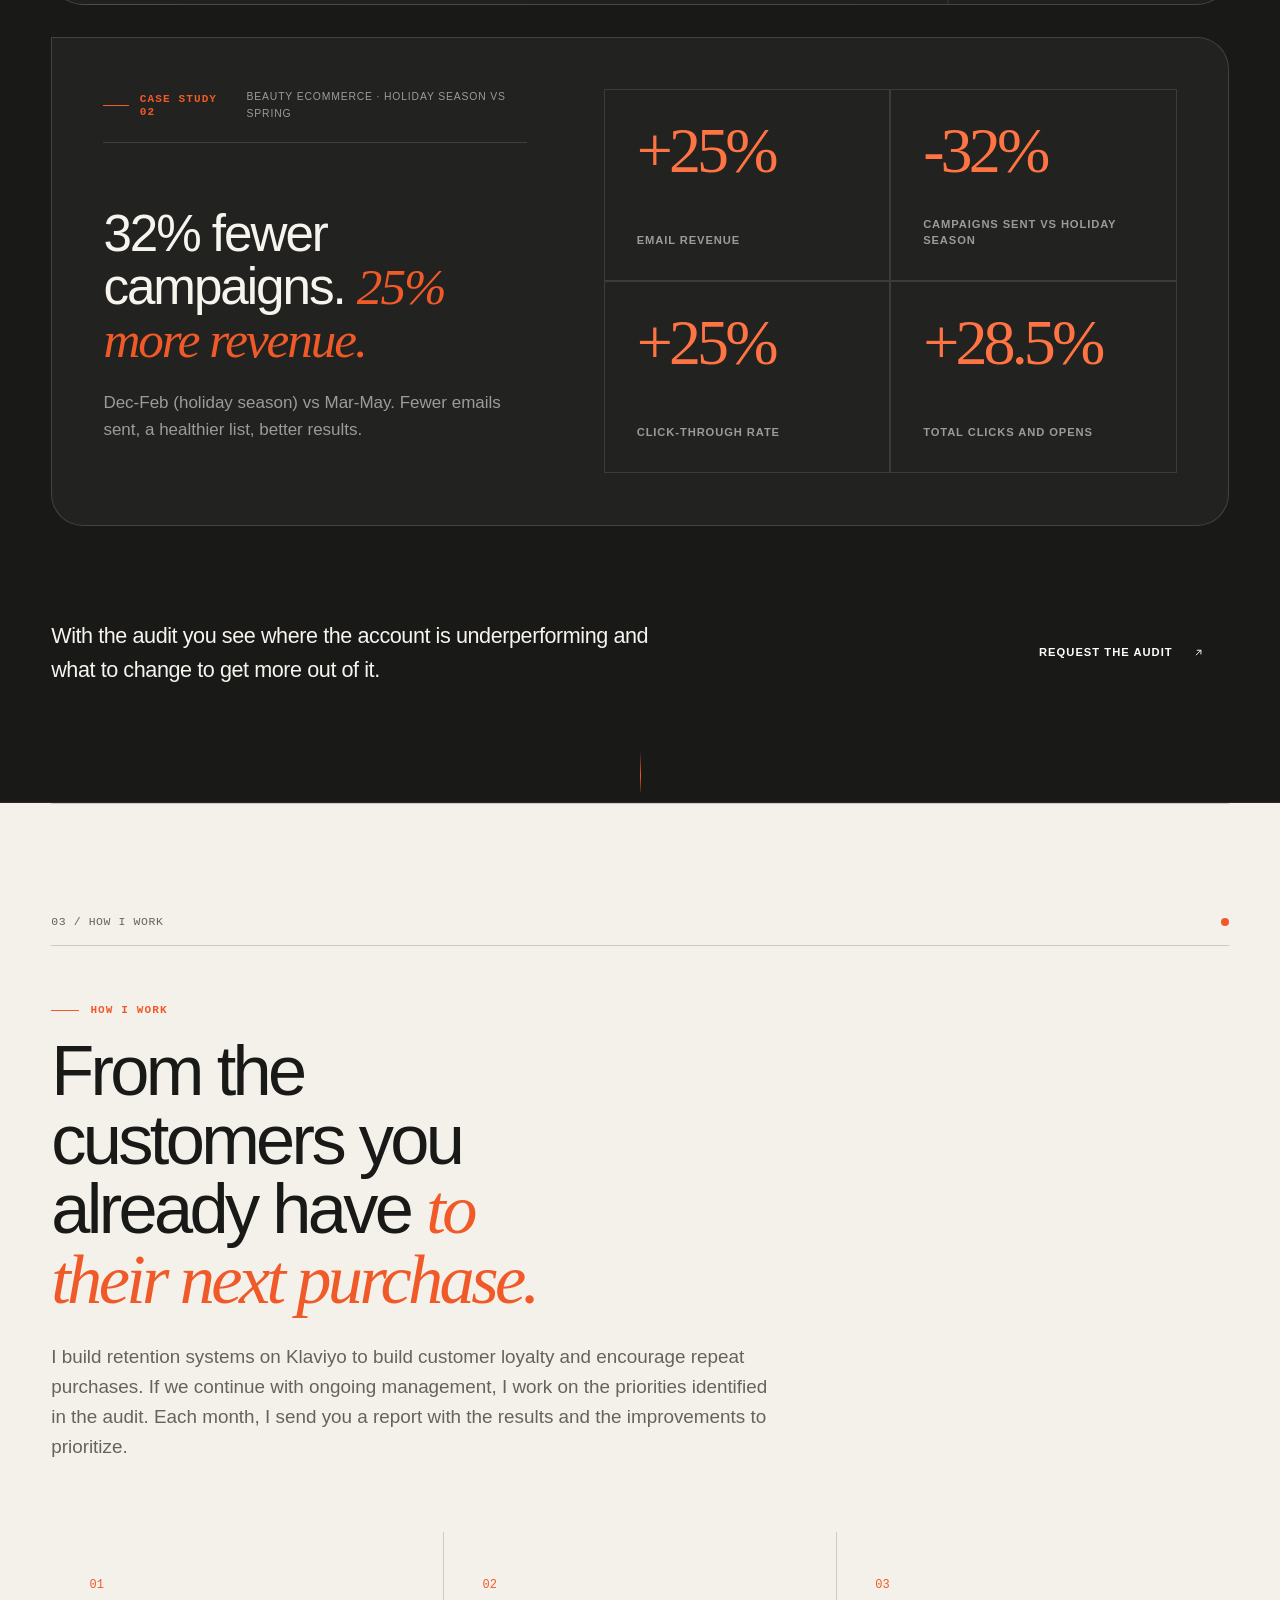
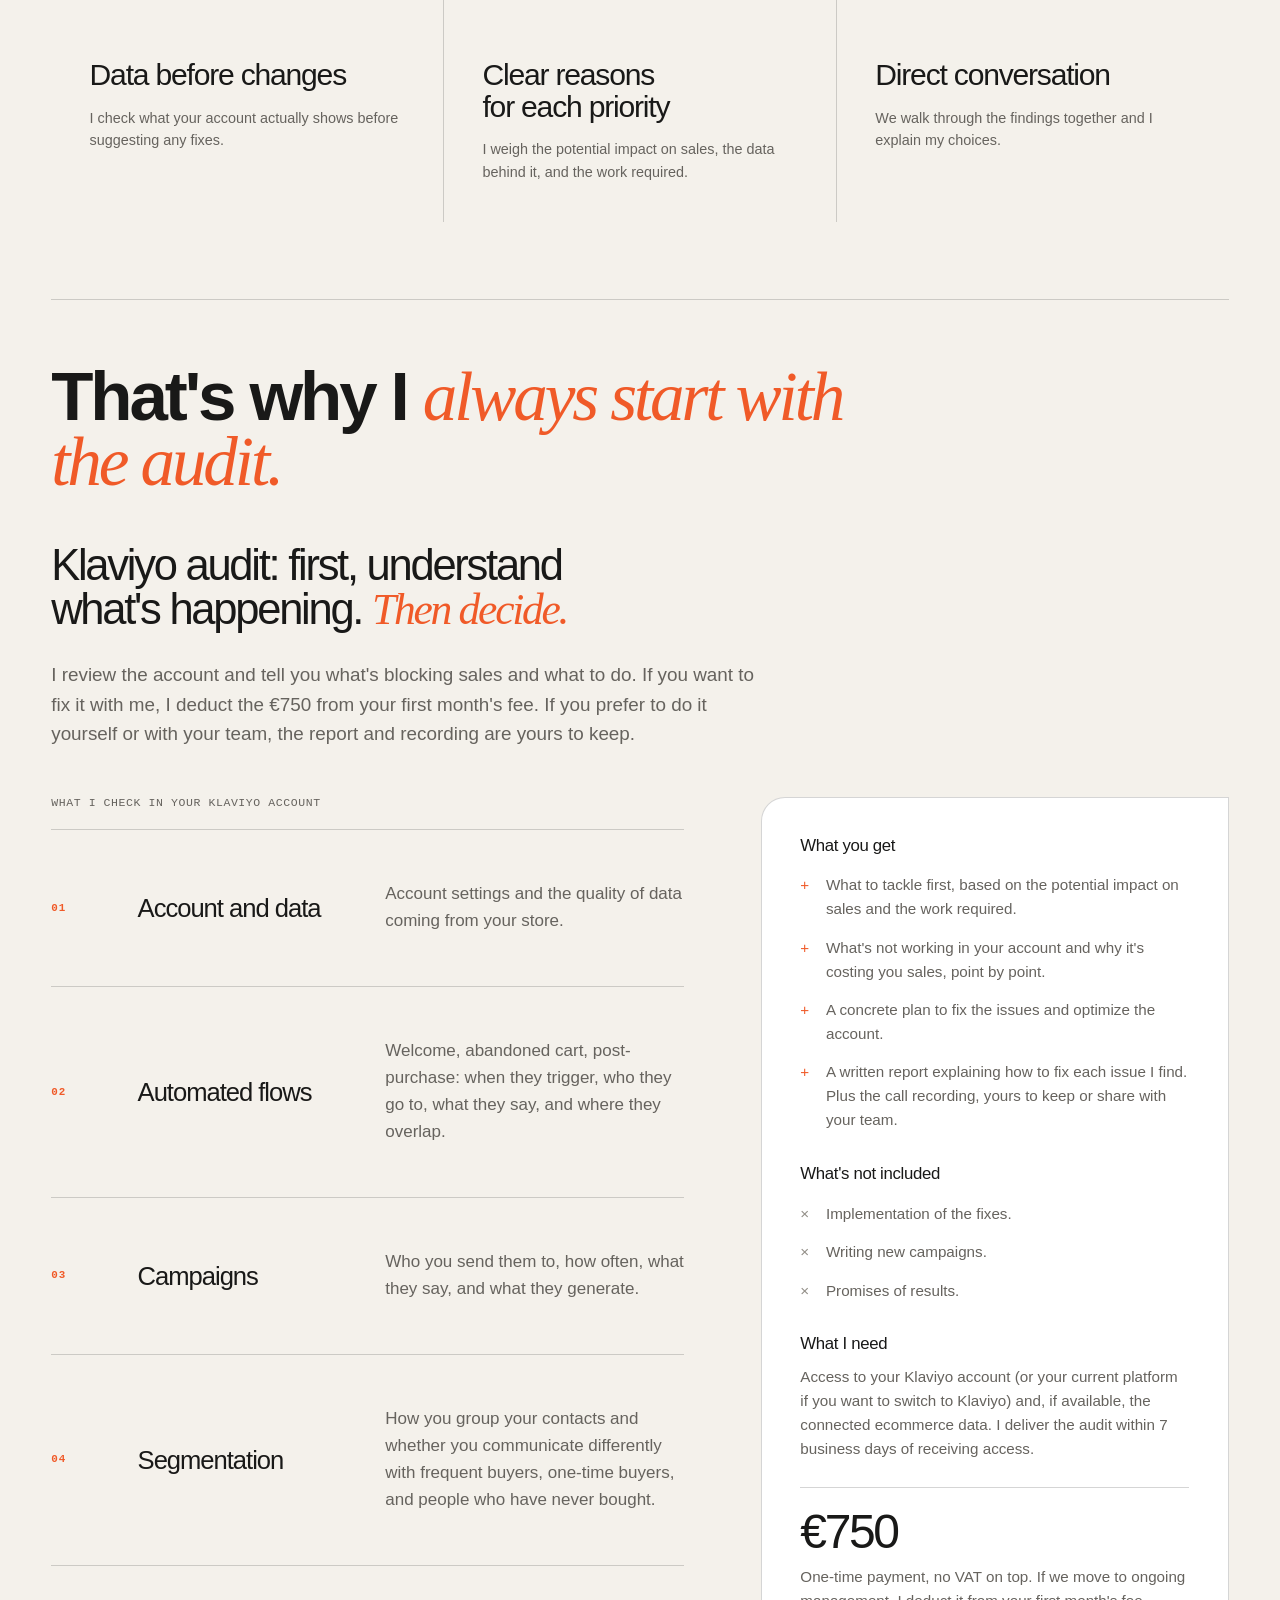
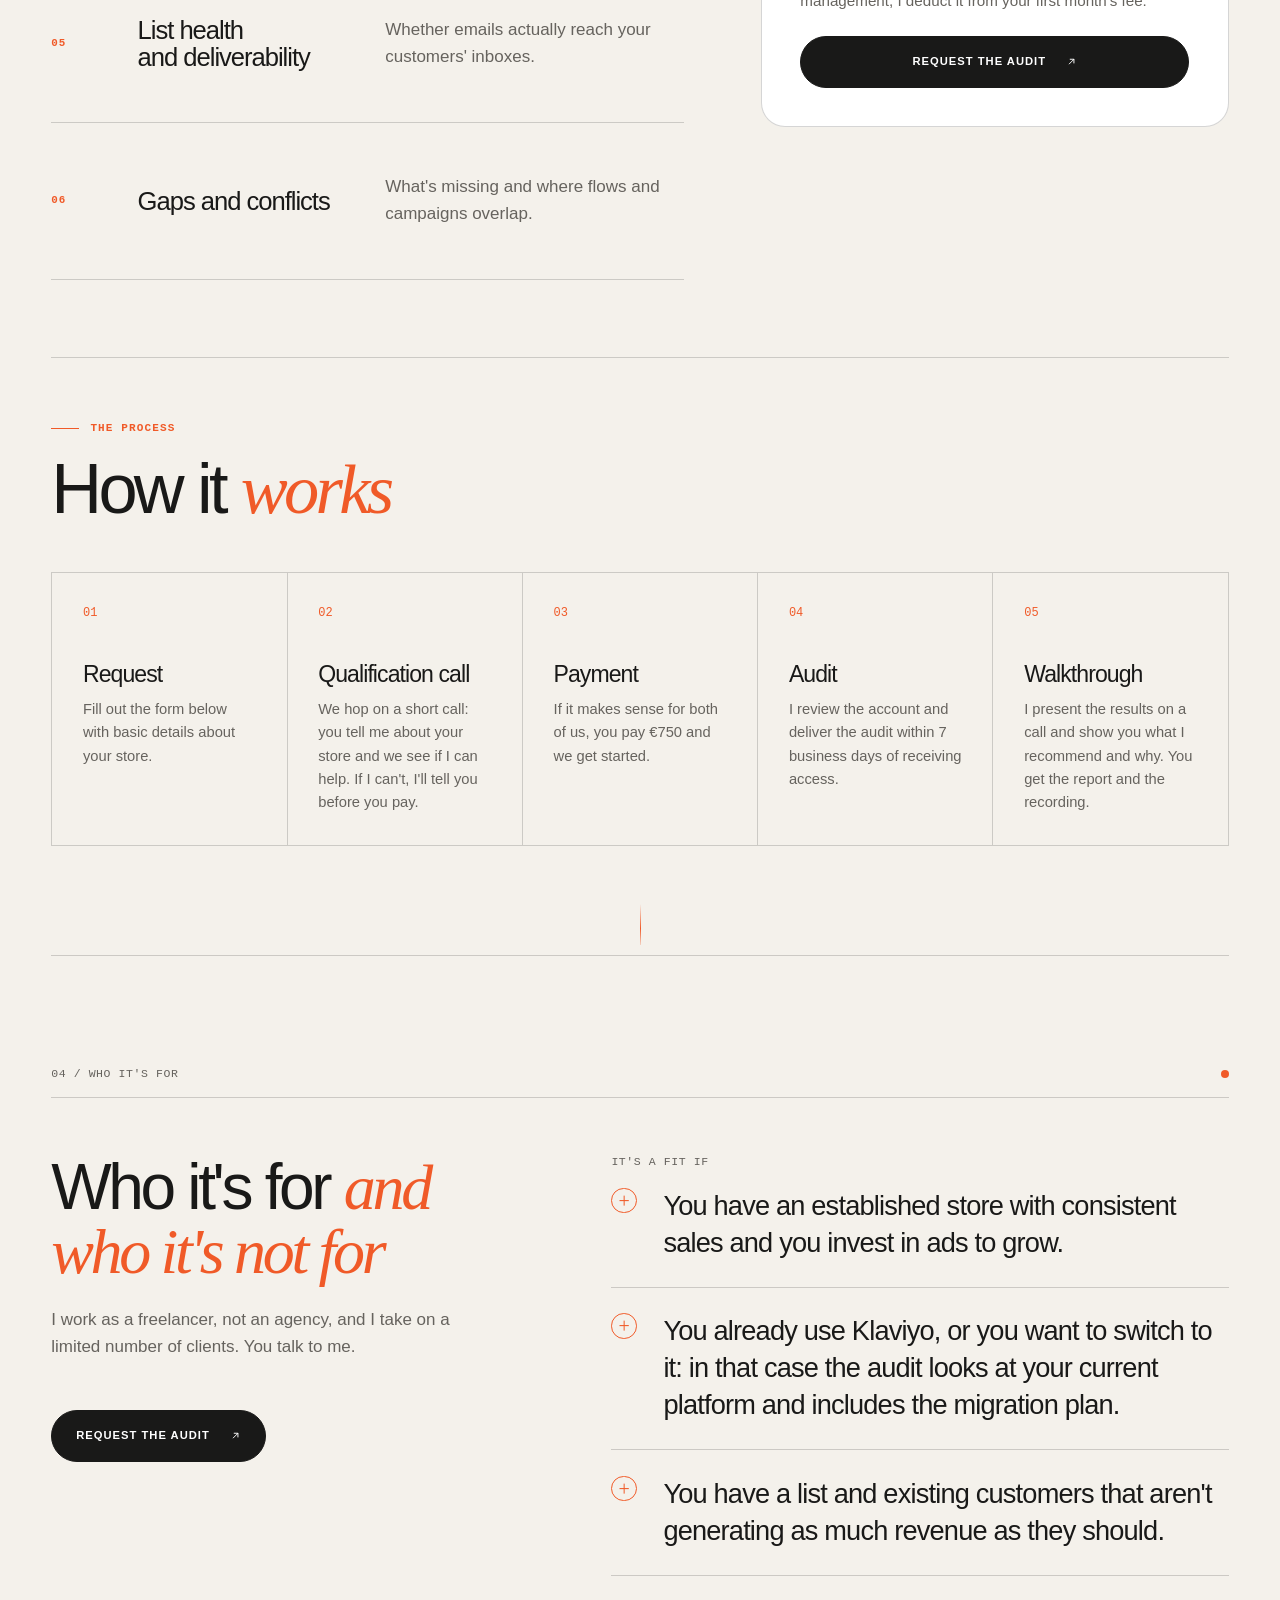
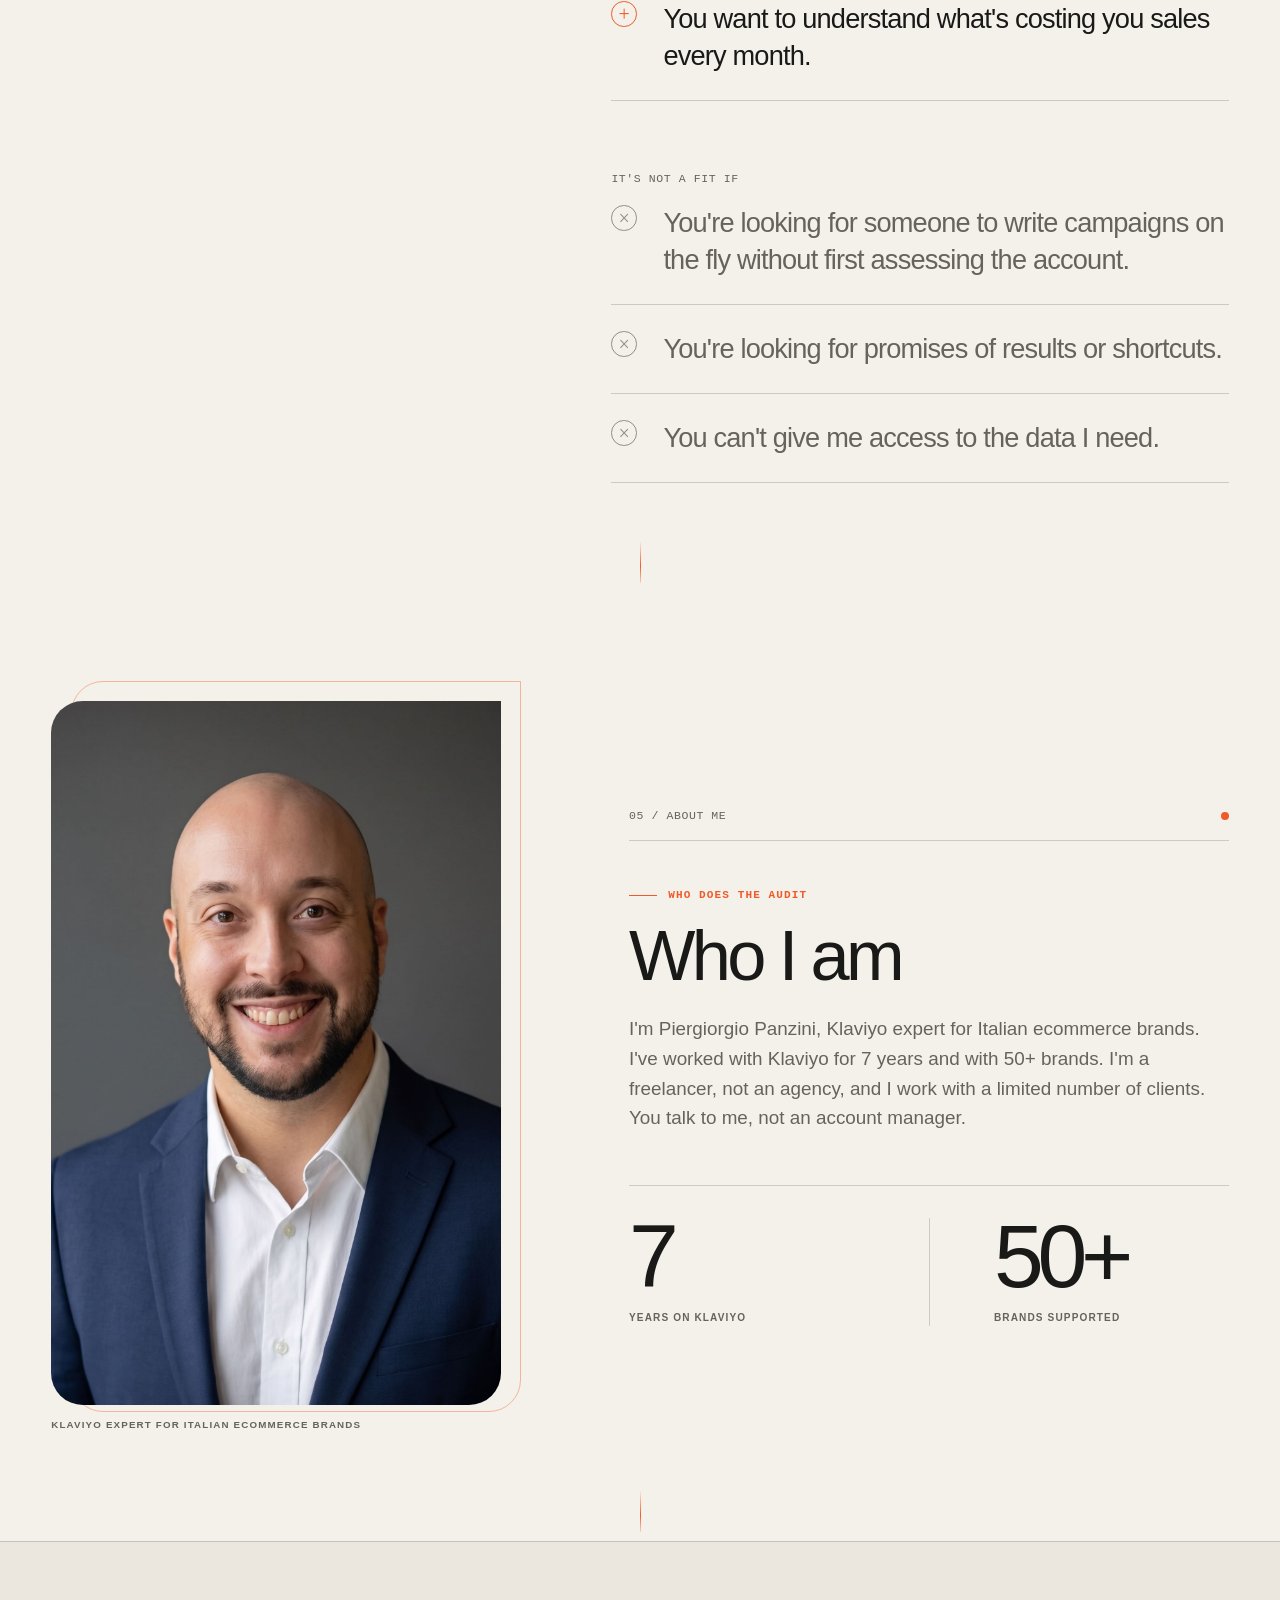
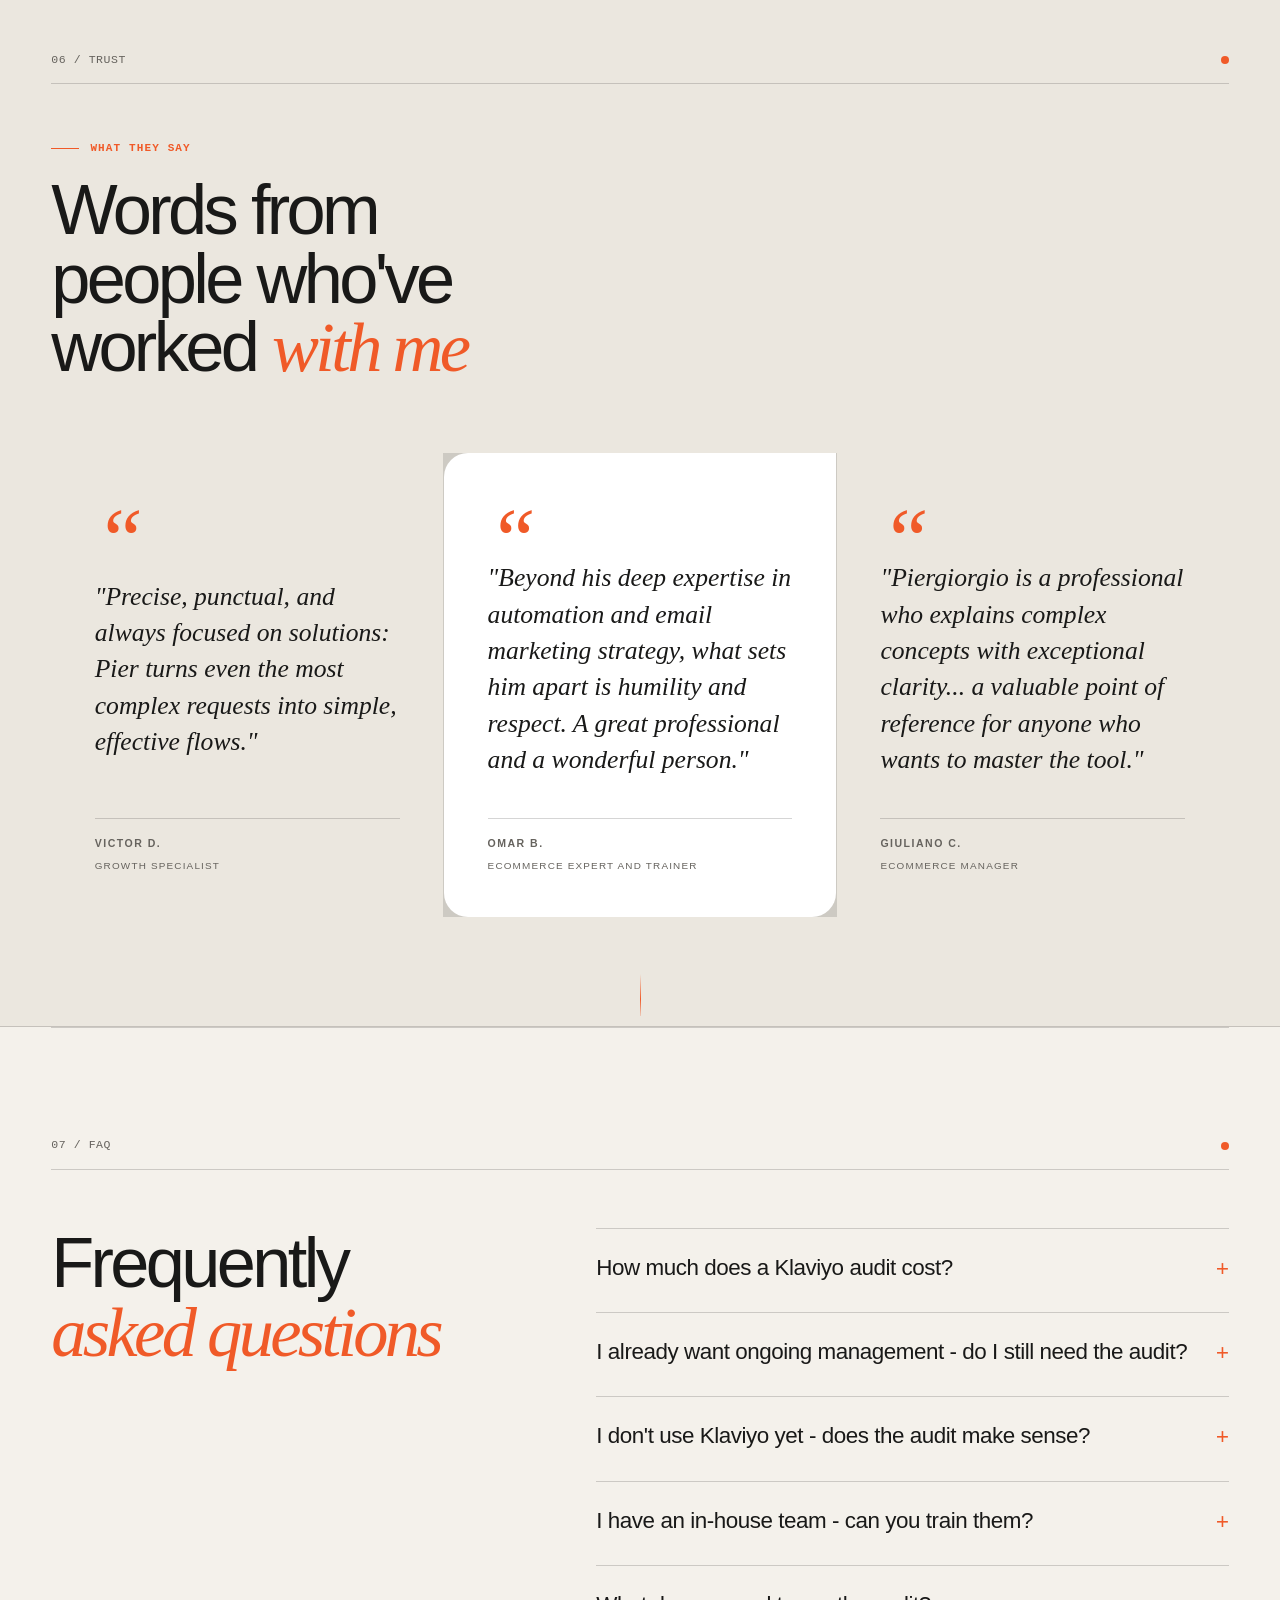
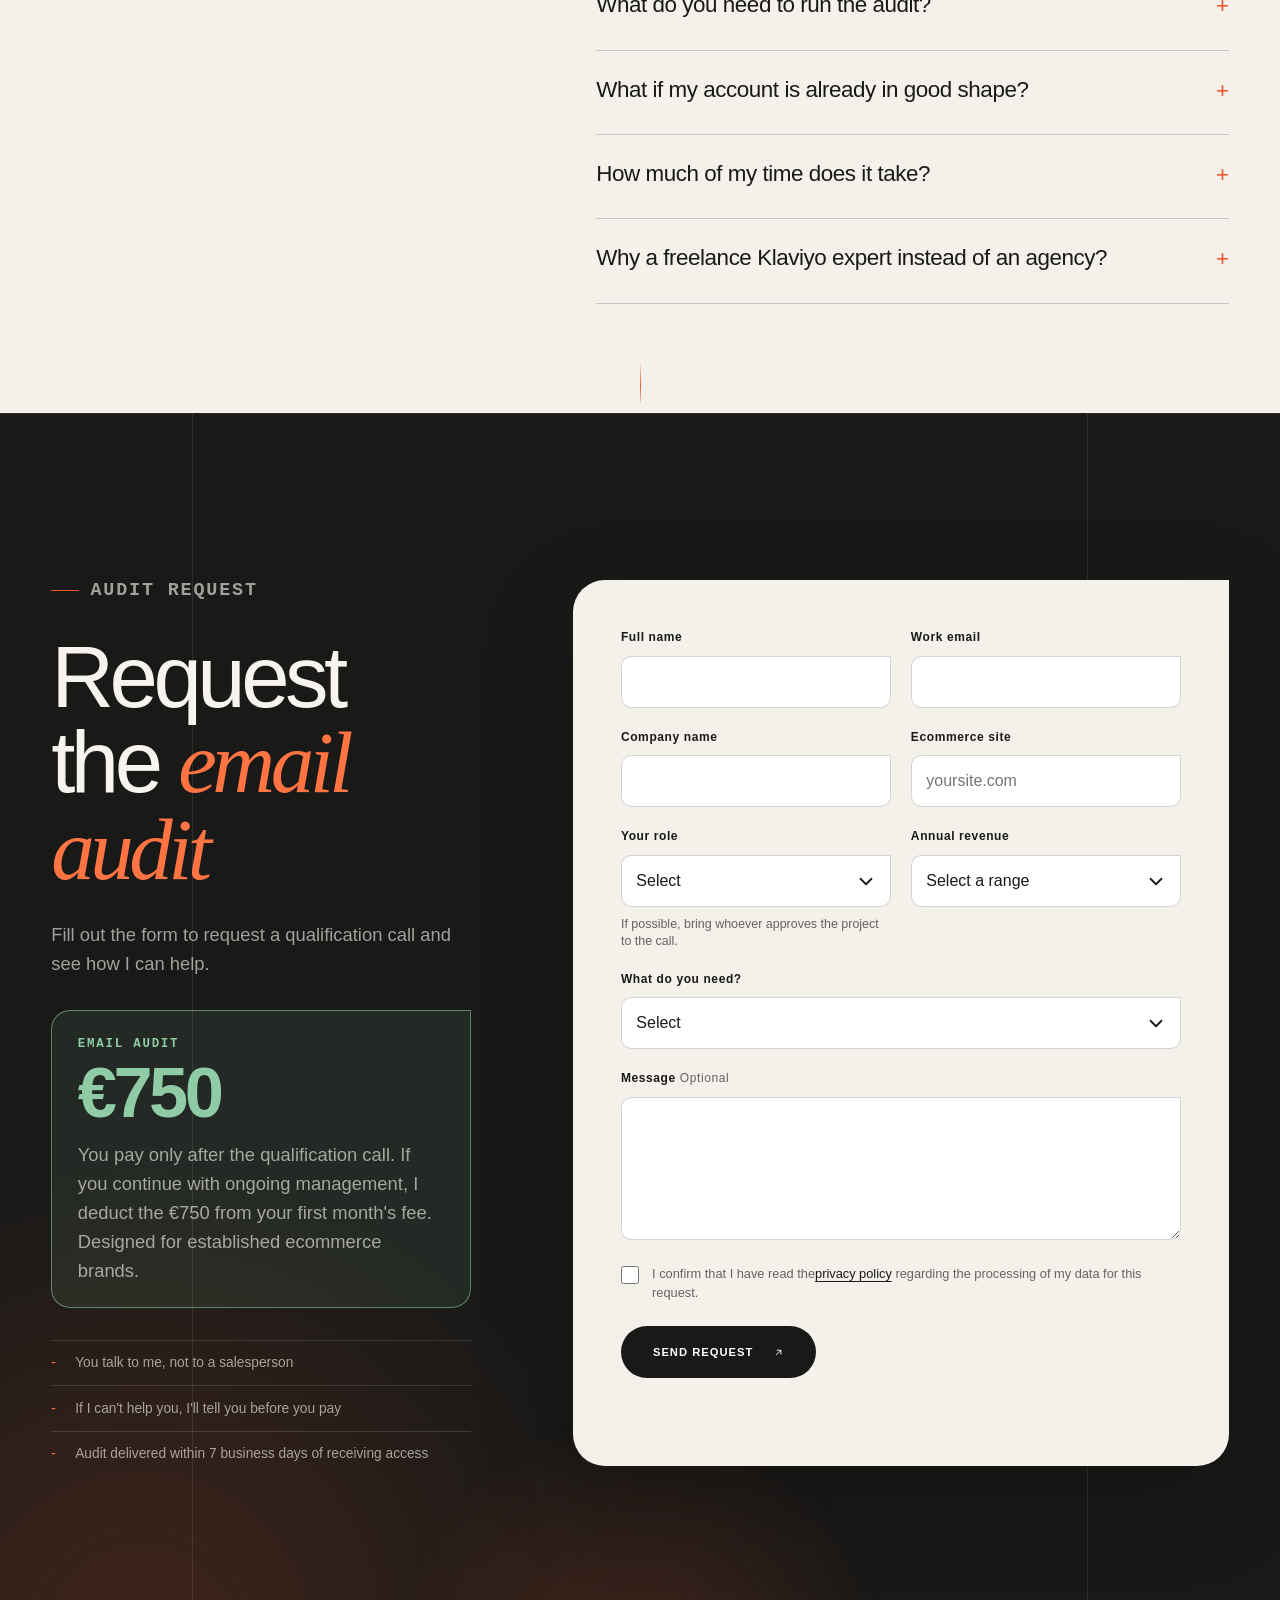
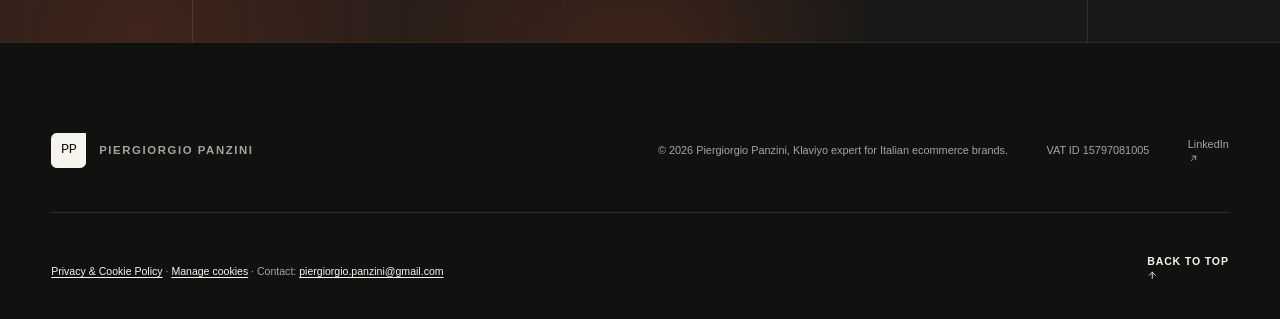
<file: en/index.html>
<!doctype html>
<html lang="en">
<head>
  <meta charset="utf-8">
  <script>document.documentElement.classList.add("js");</script>
  <script>
    !function(w,d,s,u){if(w.oaiq)return;var q=function(){q.q.push(arguments)};q.q=[];w.oaiq=q;var j=d.createElement(s);j.async=1;j.src=u;var f=d.getElementsByTagName(s)[0];f.parentNode.insertBefore(j,f)}(window,document,"script","https://bzrcdn.openai.com/sdk/oaiq.min.js");
    oaiq("consent", false);
    oaiq("init",{pixelId:"G5g2G6h9mCLMykLsKtV5My"});
  </script>
  <meta name="viewport" content="width=device-width, initial-scale=1">
  <title>Klaviyo expert: audit for ecommerce brands | Piergiorgio Panzini</title>
  <meta name="description" content="I review your Klaviyo account: where you're leaving revenue on the table and how to get it back. €750 audit, deducted from your first month's fee if you continue.">
  <meta name="author" content="Piergiorgio Panzini">
  <meta name="theme-color" content="#F4F1EB">
  <link rel="icon" type="image/svg+xml" href="/favicon.svg">
  <link rel="canonical" href="https://www.panzini.pro/en/">
  <link rel="alternate" hreflang="it" href="https://www.panzini.pro/">
  <link rel="alternate" hreflang="en" href="https://www.panzini.pro/en/">
  <link rel="alternate" hreflang="x-default" href="https://www.panzini.pro/">
  <meta property="og:type" content="website">
  <meta property="og:title" content="Klaviyo audit for Italian ecommerce brands | Piergiorgio Panzini">
  <meta property="og:description" content="What's not working in your Klaviyo account and how to get more out of it. €750 audit, deducted from your first month's fee if you continue with ongoing management.">
  <meta property="og:image" content="https://www.panzini.pro/piergiorgio.jpg">
  <meta property="og:url" content="https://www.panzini.pro/en/">
  <meta property="og:locale" content="en_US">
  <meta name="twitter:card" content="summary_large_image">
  <link rel="stylesheet" href="/assets/styles.css">
  <script src="/assets/main.js" defer></script>
  <script type="application/ld+json">
{
  "@context": "https://schema.org",
  "@graph": [
    {
      "@type": "Person",
      "@id": "https://www.panzini.pro/en/#piergiorgio",
      "name": "Piergiorgio Panzini",
      "jobTitle": "Klaviyo expert for Italian ecommerce brands",
      "description": "Piergiorgio Panzini, Klaviyo expert for Italian ecommerce brands. A freelancer with 7 years of Klaviyo experience who has worked with 50+ brands.",
      "url": "https://www.panzini.pro/en/",
      "image": "https://www.panzini.pro/piergiorgio.jpg",
      "email": "mailto:piergiorgio.panzini@gmail.com",
      "knowsAbout": [
        "Klaviyo",
        "Email marketing",
        "Ecommerce retention",
        "Email automations",
        "Deliverability",
        "Customer segmentation"
      ],
      "knowsLanguage": [
        "it",
        "en"
      ],
      "sameAs": [
        "https://www.linkedin.com/in/piergiorgiopanzini/"
      ]
    },
    {
      "@type": "ProfessionalService",
      "@id": "https://www.panzini.pro/en/#service",
      "name": "Piergiorgio Panzini - Klaviyo expert",
      "description": "Klaviyo audit and management for established Italian ecommerce brands.",
      "url": "https://www.panzini.pro/en/",
      "image": "https://www.panzini.pro/piergiorgio.jpg",
      "email": "piergiorgio.panzini@gmail.com",
      "vatID": "IT15797081005",
      "areaServed": {
        "@type": "Country",
        "name": "Italy"
      },
      "founder": {
        "@id": "https://www.panzini.pro/en/#piergiorgio"
      },
      "priceRange": "€€",
      "makesOffer": {
        "@id": "https://www.panzini.pro/en/#audit"
      }
    },
    {
      "@type": "Offer",
      "@id": "https://www.panzini.pro/en/#audit",
      "name": "Klaviyo email audit",
      "description": "Klaviyo account analysis (or analysis of your current email platform, with a migration plan to Klaviyo): data, automated flows, campaigns, segmentation, list health and deliverability, gaps and conflicts. Delivered within 7 business days: a written report with issues, fixes and priorities, plus the recording of the walkthrough call. The €750 is deducted from your first month's fee if you continue with ongoing management.",
      "url": "https://www.panzini.pro/en/#audit",
      "price": "750",
      "priceCurrency": "EUR",
      "priceSpecification": {
        "@type": "UnitPriceSpecification",
        "price": "750",
        "priceCurrency": "EUR"
      },
      "areaServed": {
        "@type": "Country",
        "name": "Italy"
      },
      "seller": {
        "@id": "https://www.panzini.pro/en/#piergiorgio"
      },
      "itemOffered": {
        "@type": "Service",
        "name": "Klaviyo email audit",
        "serviceType": "Email marketing audit on Klaviyo",
        "provider": {
          "@id": "https://www.panzini.pro/en/#piergiorgio"
        }
      }
    },
    {
      "@type": "WebSite",
      "@id": "https://www.panzini.pro/en/#website",
      "url": "https://www.panzini.pro/en/",
      "name": "Piergiorgio Panzini",
      "inLanguage": "en",
      "publisher": {
        "@id": "https://www.panzini.pro/en/#piergiorgio"
      }
    },
    {
      "@type": "FAQPage",
      "@id": "https://www.panzini.pro/en/#faq",
      "inLanguage": "en",
      "mainEntity": [
        {
          "@type": "Question",
          "name": "How much does a Klaviyo audit cost?",
          "acceptedAnswer": {
            "@type": "Answer",
            "text": "My Klaviyo audit costs €750 as a one-time payment, no VAT on top. I review your entire account to tell you what's not working, why it's costing you sales, and how to get it generating revenue again, with clear priorities. You get a written report and the call recording. If you continue with ongoing management, I deduct the €750 from your first month's fee."
          }
        },
        {
          "@type": "Question",
          "name": "I already want ongoing management - do I still need the audit?",
          "acceptedAnswer": {
            "@type": "Answer",
            "text": "Yes. Ongoing management always starts with the audit. Before I change flows, campaigns or segments, I need to see where the account is underperforming and what to improve right away. That way, we start with the changes that matter most. If we continue together, I deduct the €750 audit fee from your first month's fee."
          }
        },
        {
          "@type": "Question",
          "name": "I don't use Klaviyo yet - does the audit make sense?",
          "acceptedAnswer": {
            "@type": "Answer",
            "text": "Yes, it does. I analyze your current email platform: flows, campaigns, segmentation and list health. I tell you what's costing you sales today. You also get a migration plan to Klaviyo. The price is still €750, which I deduct from your first month's fee if I then manage the account."
          }
        },
        {
          "@type": "Question",
          "name": "I have an in-house team - can you train them?",
          "acceptedAnswer": {
            "@type": "Answer",
            "text": "Yes, on request - we can discuss it on the qualification call. The audit is still the first step, because it gives your team clear priorities to focus on and a report to use as a reference during training."
          }
        },
        {
          "@type": "Question",
          "name": "What do you need to run the audit?",
          "acceptedAnswer": {
            "@type": "Answer",
            "text": "I need access to your Klaviyo account (or your current email platform) and, if available, the connected ecommerce data. Then I review your account and data, automated flows, campaigns, segmentation, list health and deliverability, gaps and conflicts."
          }
        },
        {
          "@type": "Question",
          "name": "What if my account is already in good shape?",
          "acceptedAnswer": {
            "@type": "Answer",
            "text": "If your Klaviyo account is already in good shape, I'll tell you directly on the call. That also saves you unnecessary work. The report covers what I checked and any changes I recommend. You also get the call recording to keep or share with your team."
          }
        },
        {
          "@type": "Question",
          "name": "How much of my time does it take?",
          "acceptedAnswer": {
            "@type": "Answer",
            "text": "Very little. You just need to give me access to Klaviyo and join two calls: the qualification call and the walkthrough call. I deliver the audit within 7 business days of receiving access. You don't need to prepare anything special beyond the requested access."
          }
        },
        {
          "@type": "Question",
          "name": "Why a freelance Klaviyo expert instead of an agency?",
          "acceptedAnswer": {
            "@type": "Answer",
            "text": "I've worked with Klaviyo for 7 years and with more than 50 brands. As a freelancer, I work with a limited number of clients. You talk directly to me. I personally analyze the account and remain your point of contact throughout the work. The qualification call lets us both decide whether we're a good fit. If I can't help you, I'll tell you before you pay."
          }
        }
      ]
    }
  ]
}
  </script>
</head>
<body>
  <div class="consent-banner" data-consent-banner hidden>
    <div class="container consent-banner-inner">
      <p>This site uses the OpenAI Ads measurement pixel only with your consent. Read the <a href="/en/privacy/">Privacy &amp; Cookie Policy</a>.</p>
      <div class="consent-actions">
        <button type="button" class="button-outline button-small" data-consent-reject>Decline</button>
        <button type="button" class="button button-small" data-consent-accept>Accept</button>
      </div>
    </div>
  </div>
  <header class="site-header" data-header>
    <nav class="nav container" aria-label="Main navigation">
      <a class="brand" href="/en/">
        <span class="brand-mark">PP</span>
        <span class="brand-name">Piergiorgio Panzini</span>
      </a>
      <div class="nav-desktop">
        <a href="#audit">The audit</a>
        <a href="#case-studies">Case studies</a>
        <a href="#process">How it works</a>
        <a href="#about">About me</a>
        <a href="#faq">FAQ</a>
        <a class="button button-small" href="#contact">Request the audit <span aria-hidden="true"><svg class="icon" viewBox="0 0 24 24"><path d="M7 17 17 7M9 7h8v8"/></svg></span></a>
        <div class="language-switcher" aria-label="Select language">
          <a class="active" href="/en/" lang="en" aria-current="page">EN</a><span aria-hidden="true">|</span><a href="/" lang="it">IT</a>
        </div>
      </div>
      <button class="menu-toggle" type="button" aria-label="Open menu" data-label-open="Open menu" data-label-close="Close menu" aria-controls="mobile-menu" aria-expanded="false" data-menu-toggle>
        <svg class="menu-icon" viewBox="0 0 24 24" aria-hidden="true"><path d="M3 7h18M3 17h18"/></svg>
        <svg class="close-icon" viewBox="0 0 24 24" aria-hidden="true"><path d="m5 5 14 14M19 5 5 19"/></svg>
      </button>
    </nav>
    <div class="mobile-menu" id="mobile-menu" data-mobile-menu hidden>
      <div class="container mobile-menu-inner">
        <a href="#audit">The audit</a>
        <a href="#case-studies">Case studies</a>
        <a href="#process">How it works</a>
        <a href="#about">About me</a>
        <a href="#faq">FAQ</a>
        <a class="button" href="#contact">Request the audit <span aria-hidden="true"><svg class="icon" viewBox="0 0 24 24"><path d="M7 17 17 7M9 7h8v8"/></svg></span></a>
        <div class="language-switcher" aria-label="Select language">
          <a class="active" href="/en/" lang="en" aria-current="page">EN</a><span aria-hidden="true">|</span><a href="/" lang="it">IT</a>
        </div>
      </div>
    </div>
  </header>

  <main id="main">
    <section class="hero container">
      <div class="hero-glow" aria-hidden="true"></div>
      <div class="hero-content reveal">
        <h1>How much revenue is your Klaviyo account leaving <em>on the table</em>?</h1>
        <p class="hero-intro">I review your Klaviyo retention setup and show you where you're missing out on revenue and how to recover it, with clear priorities.</p>
        <div class="hero-actions">
          <a class="button" href="#contact">Request the audit <span aria-hidden="true"><svg class="icon" viewBox="0 0 24 24"><path d="M7 17 17 7M9 7h8v8"/></svg></span></a>
          <a class="text-link" href="#case-studies">See case studies <span aria-hidden="true"><svg class="icon" viewBox="0 0 24 24"><path d="M12 5v14M5 12l7 7 7-7"/></svg></span></a>
        </div>
        <p class="hero-signature"><strong>Piergiorgio Panzini</strong> · 7 years on Klaviyo · 50+ brands supported</p>
      </div>
      <div class="hero-observatory" data-observatory aria-hidden="true">
        <div class="observatory-orbit"></div>
        <div class="data-card data-card-revenue" data-parallax="0.7">
          <span class="data-label">Case study 01 · email revenue, month 3</span>
          <strong>€91,833</strong>
          <span class="data-trend">Campaigns + flows · example, not a promise</span>
        </div>
        <div class="data-card data-card-open" data-parallax="1.05">
          <span class="data-label">Average campaign open rate</span>
          <strong>43.05%</strong>
          <span class="data-trend"><b>↑</b> from 10%</span>
        </div>
        <div class="data-card data-card-flows" data-parallax="0.45">
          <span class="data-label">Automated flows</span>
          <strong>€58,301</strong>
          <span class="data-trend">Month three</span>
        </div>
        <div class="observatory-stamp"><span>Case study 01</span><b>Month 3</b></div>
      </div>
      <div class="hero-index" aria-hidden="true"><span>Audit</span><span>Priorities</span><span>Revenue</span></div>
    </section>

    <section class="section problem container" id="problem">
      <div class="section-number" aria-hidden="true">01 / The problem</div>
      <div class="problem-grid">
        <div class="reveal">
          <h2>Acquisition keeps getting more expensive. The list you already paid for <em>is underperforming.</em></h2>
          <div class="gold-rule"></div>
        </div>
        <div class="problem-copy reveal">
          <p>You pay every day to bring in new customers. The cost of acquiring a customer rises, CPMs rise, and margins shrink.</p>
          <p>You already have a list and customers you paid to acquire. They're generating less revenue than they could. Every month this continues, you leave money on the table.</p>
          <ul class="problem-points">
            <li>Incomplete, misconfigured or poorly optimized automated flows.</li>
            <li>Campaigns sent without a clear plan or precise segmentation.</li>
            <li>A list whose health declines over time, with emails landing in spam more often without anyone noticing.</li>
          </ul>
        </div>
      </div>
    </section>

    <section class="section case-studies" id="case-studies">
      <div class="container">
        <div class="section-number" aria-hidden="true">02 / Case studies</div>
        <header class="section-heading reveal">
          <p class="kicker">Real examples</p>
          <h2>Two real case studies, <em>from two different ecommerce stores.</em></h2>
        </header>

        <article class="case-featured reveal">
          <div class="case-topline">
            <p class="kicker">Case study 01</p>
            <span class="tag">Fashion ecommerce</span>
          </div>
          <div class="case-intro">
            <h3>From a list in poor health to <em>€91,000</em> in email revenue</h3>
            <p>Three months earlier, subscribers opened 1 email out of 10. The rest landed in spam or went unopened. The list was there, but it was in poor health.</p>
          </div>
          <div class="stat-row stagger-group">
            <div class="stat">
              <span class="stat-value count-up" data-to="33532" data-prefix="€" data-grouping="true">€33,532</span>
              <span class="stat-label">from campaigns</span>
            </div>
            <div class="stat">
              <span class="stat-value count-up" data-to="58301" data-prefix="€" data-grouping="true">€58,301</span>
              <span class="stat-label">from automated flows</span>
            </div>
            <div class="stat">
              <span class="stat-value count-up" data-to="54.98" data-decimals="2" data-suffix="%">54.98%</span>
              <span class="stat-label">peak open rate, best campaign</span>
            </div>
          </div>
          <div class="before-after" aria-label="Open rate increased from 10 percent to 43.05 percent">
            <div class="before">
              <span class="metric struck">10%</span>
              <span class="metric-label">open rate, before</span>
            </div>
            <svg class="result-arrow" viewBox="0 0 120 24" aria-hidden="true"><path d="M1 12h113M104 3l10 9-10 9"/></svg>
            <div class="after">
              <span class="metric metric-gold count-up" data-to="43.05" data-decimals="2" data-suffix="%">43.05%</span>
              <span class="metric-label">average open rate on campaigns, month three</span>
            </div>
          </div>
          <p class="case-closing"><span aria-hidden="true"><svg class="icon" viewBox="0 0 24 24"><path d="M4 5v6a4 4 0 0 0 4 4h11M14 10l5 5-5 5"/></svg></span> All in the third month, while the account was still being set up.</p>
        </article>

        <article class="case-secondary reveal">
          <div class="case-secondary-copy">
            <div class="case-topline">
              <p class="kicker">Case study 02</p>
              <span class="tag">Beauty ecommerce · holiday season vs spring</span>
            </div>
            <h3>32% fewer campaigns. <em>25% more revenue.</em></h3>
            <p>Dec-Feb (holiday season) vs Mar-May. Fewer emails sent, a healthier list, better results.</p>
          </div>
          <div class="mini-stats stagger-group">
            <div class="mini-stat"><span class="count-up" data-to="25" data-prefix="+" data-suffix="%">+25%</span><p>email revenue</p></div>
            <div class="mini-stat"><span class="count-up" data-to="32" data-prefix="-" data-suffix="%">-32%</span><p>campaigns sent vs holiday season</p></div>
            <div class="mini-stat"><span class="count-up" data-to="25" data-prefix="+" data-suffix="%">+25%</span><p>click-through rate</p></div>
            <div class="mini-stat"><span class="count-up" data-to="28.5" data-decimals="1" data-prefix="+" data-suffix="%">+28.5%</span><p>total clicks and opens</p></div>
          </div>
        </article>

        <div class="case-bridge reveal">
          <p>With the audit you see where the account is underperforming and what to change to get more out of it.</p>
          <a class="button" href="#contact">Request the audit <span aria-hidden="true"><svg class="icon" viewBox="0 0 24 24"><path d="M7 17 17 7M9 7h8v8"/></svg></span></a>
        </div>
      </div>
    </section>

    <section class="section solution container" id="solution">
      <div class="section-number" aria-hidden="true">03 / How I work</div>
      <header class="section-heading reveal">
        <p class="kicker">How I work</p>
        <h2>From the customers you already have <em>to their next purchase.</em></h2>
        <p>I build retention systems on Klaviyo to build customer loyalty and encourage repeat purchases. If we continue with ongoing management, I work on the priorities identified in the audit. Each month, I send you a report with the results and the improvements to prioritize.</p>
      </header>
      <div class="method-grid stagger-group">
        <article class="method-card"><span>01</span><h3>Data before changes</h3><p>I check what your account actually shows before suggesting any fixes.</p></article>
        <article class="method-card"><span>02</span><h3>Clear reasons for each priority</h3><p>I weigh the potential impact on sales, the data behind it, and the work required.</p></article>
        <article class="method-card"><span>03</span><h3>Direct conversation</h3><p>We walk through the findings together and I explain my choices.</p></article>
      </div>
      <div class="audit-block" id="audit">
        <p class="solution-bridge reveal">That's why I <em>always start with the audit.</em></p>
        <header class="section-heading reveal">
        <h2>Klaviyo audit: first, understand what's happening. <em>Then decide.</em></h2>
        <p>I review the account and tell you what's blocking sales and what to do. If you want to fix it with me, I deduct the €750 from your first month's fee. If you prefer to do it yourself or with your team, the report and recording are yours to keep.</p>
        </header>
      <div class="offer-layout">
        <div class="reveal">
          <h3 class="offer-subtitle">What I check in your Klaviyo account</h3>
          <div class="service-list stagger-group">
            <article class="service-row"><span>01</span><h3>Account and data</h3><p>Account settings and the quality of data coming from your store.</p></article>
            <article class="service-row"><span>02</span><h3>Automated flows</h3><p>Welcome, abandoned cart, post-purchase: when they trigger, who they go to, what they say, and where they overlap.</p></article>
            <article class="service-row"><span>03</span><h3>Campaigns</h3><p>Who you send them to, how often, what they say, and what they generate.</p></article>
            <article class="service-row"><span>04</span><h3>Segmentation</h3><p>How you group your contacts and whether you communicate differently with frequent buyers, one-time buyers, and people who have never bought.</p></article>
            <article class="service-row"><span>05</span><h3>List health and deliverability</h3><p>Whether emails actually reach your customers' inboxes.</p></article>
            <article class="service-row"><span>06</span><h3>Gaps and conflicts</h3><p>What's missing and where flows and campaigns overlap.</p></article>
          </div>
        </div>
        <aside class="offer-panel reveal" aria-label="Audit summary">
          <h3>What you get</h3>
          <ul>
            <li>What to tackle first, based on the potential impact on sales and the work required.</li>
            <li>What's not working in your account and why it's costing you sales, point by point.</li>
            <li>A concrete plan to fix the issues and optimize the account.</li>
            <li>A written report explaining how to fix each issue I find. Plus the call recording, yours to keep or share with your team.</li>
          </ul>
          <h3>What's not included</h3>
          <ul class="offer-excluded">
            <li>Implementation of the fixes.</li>
            <li>Writing new campaigns.</li>
            <li>Promises of results.</li>
          </ul>
          <h3>What I need</h3>
          <p>Access to your Klaviyo account (or your current platform if you want to switch to Klaviyo) and, if available, the connected ecommerce data. I deliver the audit within 7 business days of receiving access.</p>
          <div class="offer-price">
            <strong>€750</strong>
            <span>One-time payment, no VAT on top. If we move to ongoing management, I deduct it from your first month's fee.</span>
          </div>
          <a class="button" href="#contact">Request the audit <span aria-hidden="true"><svg class="icon" viewBox="0 0 24 24"><path d="M7 17 17 7M9 7h8v8"/></svg></span></a>
        </aside>
      </div>
      </div>
      <div class="process-block" id="process">
        <header class="section-heading reveal">
          <p class="kicker">The process</p>
          <h2>How it <em>works</em></h2>
        </header>
      <ol class="process-steps stagger-group">
        <li><h3>Request</h3><p>Fill out the form below with basic details about your store.</p></li>
        <li><h3>Qualification call</h3><p>We hop on a short call: you tell me about your store and we see if I can help. If I can't, I'll tell you before you pay.</p></li>
        <li><h3>Payment</h3><p>If it makes sense for both of us, you pay €750 and we get started.</p></li>
        <li><h3>Audit</h3><p>I review the account and deliver the audit within 7 business days of receiving access.</p></li>
        <li><h3>Walkthrough</h3><p>I present the results on a call and show you what I recommend and why. You get the report and the recording.</p></li>
      </ol>
      </div>
    </section>

    <section class="section fit container" id="fit">
      <div class="section-number" aria-hidden="true">04 / Who it's for</div>
      <div class="fit-grid">
        <header class="reveal"><h2>Who it's for <em>and who it's not for</em></h2><p>I work as a freelancer, not an agency, and I take on a limited number of clients. You talk to me.</p><a class="button fit-cta" href="#contact">Request the audit <span aria-hidden="true"><svg class="icon" viewBox="0 0 24 24"><path d="M7 17 17 7M9 7h8v8"/></svg></span></a></header>
        <div class="fit-columns">
          <div>
            <h3>It's a fit if</h3>
            <ul class="fit-list stagger-group">
              <li><span aria-hidden="true">+</span><p>You have an established store with consistent sales and you invest in ads to grow.</p></li>
              <li><span aria-hidden="true">+</span><p>You already use Klaviyo, or you want to switch to it: in that case the audit looks at your current platform and includes the migration plan.</p></li>
              <li><span aria-hidden="true">+</span><p>You have a list and existing customers that aren't generating as much revenue as they should.</p></li>
              <li><span aria-hidden="true">+</span><p>You want to understand what's costing you sales every month.</p></li>
            </ul>
          </div>
          <div>
            <h3>It's not a fit if</h3>
            <ul class="fit-list fit-list-no stagger-group">
              <li><span aria-hidden="true">×</span><p>You're looking for someone to write campaigns on the fly without first assessing the account.</p></li>
              <li><span aria-hidden="true">×</span><p>You're looking for promises of results or shortcuts.</p></li>
              <li><span aria-hidden="true">×</span><p>You can't give me access to the data I need.</p></li>
            </ul>
          </div>
        </div>
      </div>
    </section>

    <section class="section about" id="about">
      <div class="container about-grid">
        <figure class="portrait reveal">
          <img src="/piergiorgio.jpg" data-root-asset="piergiorgio.jpg" alt="Piergiorgio Panzini, Klaviyo expert for Italian ecommerce brands" width="1664" height="2192" loading="lazy">
          <figcaption>Klaviyo expert for Italian ecommerce brands</figcaption>
        </figure>
        <div class="about-copy reveal">
          <div class="section-number" aria-hidden="true">05 / About me</div>
          <p class="kicker">Who does the audit</p>
          <h2>Who I am</h2>
          <p>I'm Piergiorgio Panzini, Klaviyo expert for Italian ecommerce brands. I've worked with Klaviyo for 7 years and with 50+ brands. I'm a freelancer, not an agency, and I work with a limited number of clients. You talk to me, not an account manager.</p>
          <div class="about-stats">
            <div><span class="count-up" data-to="7">7</span><small>Years on Klaviyo</small></div>
            <div><span class="count-up" data-to="50" data-suffix="+">50+</span><small>Brands supported</small></div>
          </div>
        </div>
      </div>
    </section>

    <section class="section testimonials">
      <div class="container">
        <div class="section-number" aria-hidden="true">06 / Trust</div>
        <header class="section-heading reveal">
          <p class="kicker">What they say</p>
          <h2>Words from people who've worked <em>with me</em></h2>
        </header>
        <div class="testimonial-grid stagger-group">
          <figure><span class="quote-mark" aria-hidden="true">“</span><blockquote>"Precise, punctual, and always focused on solutions: Pier turns even the most complex requests into simple, effective flows."</blockquote><figcaption>Victor D.<span class="testimonial-role">Growth Specialist</span></figcaption></figure>
          <figure><span class="quote-mark" aria-hidden="true">“</span><blockquote>"Beyond his deep expertise in automation and email marketing strategy, what sets him apart is humility and respect. A great professional and a wonderful person."</blockquote><figcaption>Omar B.<span class="testimonial-role">Ecommerce expert and trainer</span></figcaption></figure>          <figure><span class="quote-mark" aria-hidden="true">“</span><blockquote>"Piergiorgio is a professional who explains complex concepts with exceptional clarity... a valuable point of reference for anyone who wants to master the tool."</blockquote><figcaption>Giuliano C.<span class="testimonial-role">Ecommerce Manager</span></figcaption></figure>
        </div>
      </div>
    </section>

    <section class="section faq container" id="faq">
      <div class="section-number" aria-hidden="true">07 / FAQ</div>
      <div class="faq-grid">
        <header class="reveal">
          <h2>Frequently <em>asked questions</em></h2>
        </header>
        <div class="faq-list reveal">
          <details><summary><h3>How much does a Klaviyo audit cost?</h3></summary><p>My Klaviyo audit costs €750 as a one-time payment, no VAT on top. I review your entire account to tell you what's not working, why it's costing you sales, and how to get it generating revenue again, with clear priorities. You get a written report and the call recording. If you continue with ongoing management, I deduct the €750 from your first month's fee.</p></details>
          <details><summary><h3>I already want ongoing management - do I still need the audit?</h3></summary><p>Yes. Ongoing management always starts with the audit. Before I change flows, campaigns or segments, I need to see where the account is underperforming and what to improve right away. That way, we start with the changes that matter most. If we continue together, I deduct the €750 audit fee from your first month's fee.</p></details>
          <details><summary><h3>I don't use Klaviyo yet - does the audit make sense?</h3></summary><p>Yes, it does. I analyze your current email platform: flows, campaigns, segmentation and list health. I tell you what's costing you sales today. You also get a migration plan to Klaviyo. The price is still €750, which I deduct from your first month's fee if I then manage the account.</p></details>
          <details><summary><h3>I have an in-house team - can you train them?</h3></summary><p>Yes, on request - we can discuss it on the qualification call. The audit is still the first step, because it gives your team clear priorities to focus on and a report to use as a reference during training.</p></details>
          <details><summary><h3>What do you need to run the audit?</h3></summary><p>I need access to your Klaviyo account (or your current email platform) and, if available, the connected ecommerce data. Then I review your account and data, automated flows, campaigns, segmentation, list health and deliverability, gaps and conflicts.</p></details>
          <details><summary><h3>What if my account is already in good shape?</h3></summary><p>If your Klaviyo account is already in good shape, I'll tell you directly on the call. That also saves you unnecessary work. The report covers what I checked and any changes I recommend. You also get the call recording to keep or share with your team.</p></details>
          <details><summary><h3>How much of my time does it take?</h3></summary><p>Very little. You just need to give me access to Klaviyo and join two calls: the qualification call and the walkthrough call. I deliver the audit within 7 business days of receiving access. You don't need to prepare anything special beyond the requested access.</p></details>
          <details><summary><h3>Why a freelance Klaviyo expert instead of an agency?</h3></summary><p>I've worked with Klaviyo for 7 years and with more than 50 brands. As a freelancer, I work with a limited number of clients. You talk directly to me. I personally analyze the account and remain your point of contact throughout the work. The qualification call lets us both decide whether we're a good fit. If I can't help you, I'll tell you before you pay.</p></details>
        </div>
      </div>
    </section>

    <section class="contact" id="contact">
      <div class="contact-glow" aria-hidden="true"></div>
      <div class="container contact-layout reveal">
        <header class="contact-intro">
          <p class="kicker">Audit request</p>
          <h2>Request the <em>email audit</em></h2>
          <p>Fill out the form to request a qualification call and see how I can help.</p>
          <p class="contact-offer"><span class="contact-offer-label">Email audit</span><span class="contact-offer-price">€750</span> You pay only after the qualification call. If you continue with ongoing management, I deduct the €750 from your first month's fee. Designed for established ecommerce brands.</p>
          <ul class="contact-promises"><li>You talk to me, not to a salesperson</li><li>If I can't help you, I'll tell you before you pay</li><li>Audit delivered within 7 business days of receiving access</li></ul>
        </header>
        <form class="contact-form" action="https://formsubmit.co/ajax/piergiorgio.panzini@gmail.com" method="POST" data-contact-form data-redirect="/en/thank-you/">
          <input type="hidden" name="_subject" value="New Email Audit request - panzini.pro">
          <input type="hidden" name="_template" value="table">
          <input type="hidden" name="_captcha" value="false">
          <input class="form-honey" type="text" name="_honey" tabindex="-1" autocomplete="off" aria-hidden="true">
          <div class="form-grid">
            <div class="form-field"><label for="contact-name">Full name</label><input id="contact-name" name="Name" type="text" autocomplete="name" minlength="2" maxlength="100" required></div>
            <div class="form-field"><label for="contact-email">Work email</label><input id="contact-email" name="Email" type="email" autocomplete="email" maxlength="160" required></div>
            <div class="form-field"><label for="contact-company">Company name</label><input id="contact-company" name="Company" type="text" autocomplete="organization" maxlength="120" required></div>
            <div class="form-field"><label for="contact-website">Ecommerce site</label><input id="contact-website" name="Ecommerce site" type="text" inputmode="url" autocomplete="url" placeholder="yoursite.com" maxlength="300" required></div>
            <div class="form-field"><label for="contact-role">Your role</label><select id="contact-role" name="Role" required aria-describedby="role-hint"><option value="" selected disabled>Select</option><option>Founder or owner</option><option>Marketing or ecommerce manager</option><option>Team member</option><option>Agency or external consultant</option></select><small id="role-hint" class="field-hint">If possible, bring whoever approves the project to the call.</small></div>
            <div class="form-field"><label for="contact-revenue">Annual revenue</label><select id="contact-revenue" name="Annual ecommerce revenue" required><option value="" selected disabled>Select a range</option><option>Under €1M</option><option>€1-2M</option><option>€2-5M</option><option>€5-10M</option><option>Over €10M</option></select></div>
            <div class="form-field form-field-wide"><label for="contact-service">What do you need?</label><select id="contact-service" name="Need" required><option value="" selected disabled>Select</option><option>I want to know where my Klaviyo account is losing revenue</option><option>I already know I want ongoing management</option><option>I don't use Klaviyo yet and I'm considering switching</option><option>Other (I'll explain in the message)</option></select></div>
            <div class="form-field form-field-wide"><label for="contact-message">Message <span>Optional</span></label><textarea id="contact-message" name="Message" rows="5" maxlength="2000"></textarea></div>
          </div>
          <label class="privacy-check"><input type="checkbox" name="Privacy policy read" value="Yes" required><span>I confirm that I have read the<a href="/en/privacy/" target="_blank">privacy policy</a> regarding the processing of my data for this request.</span></label>
          <button class="button button-large form-submit" type="submit" data-submit-label="Send request" data-submit-pending="Sending…">Send request <span aria-hidden="true"><svg class="icon" viewBox="0 0 24 24"><path d="M7 17 17 7M9 7h8v8"/></svg></span></button>
          <p class="form-status" role="status" aria-live="polite" data-contact-status data-success="Request sent. I'll get back to you personally shortly to schedule the qualification call. Please check your spam folder too." data-error="Could not send your request. Please try again or email me at piergiorgio.panzini@gmail.com."></p>
        </form>
      </div>
    </section>
  </main>

  <footer class="footer">
    <div class="container footer-top">
      <a class="brand" href="/en/"><span class="brand-mark">PP</span><span class="brand-name">Piergiorgio Panzini</span></a>
      <div class="footer-meta">
        <p>© 2026 Piergiorgio Panzini, Klaviyo expert for Italian ecommerce brands.</p>
        <p>VAT ID 15797081005</p>
        <a href="https://www.linkedin.com/in/piergiorgiopanzini/" target="_blank" rel="noopener noreferrer">LinkedIn <svg class="icon" aria-hidden="true" viewBox="0 0 24 24"><path d="M7 17 17 7M9 7h8v8"/></svg></a>
      </div>
    </div>
    <div class="container footer-privacy">
      <p><a href="/en/privacy/">Privacy &amp; Cookie Policy</a> · <button type="button" class="footer-link-button" data-consent-open>Manage cookies</button> · Contact: <a href="mailto:piergiorgio.panzini@gmail.com">piergiorgio.panzini@gmail.com</a></p>
      <a href="#main">Back to top <svg class="icon" aria-hidden="true" viewBox="0 0 24 24"><path d="M12 19V5M5 12l7-7 7 7"/></svg></a>
    </div>
  </footer>
</body>
</html>
</file>
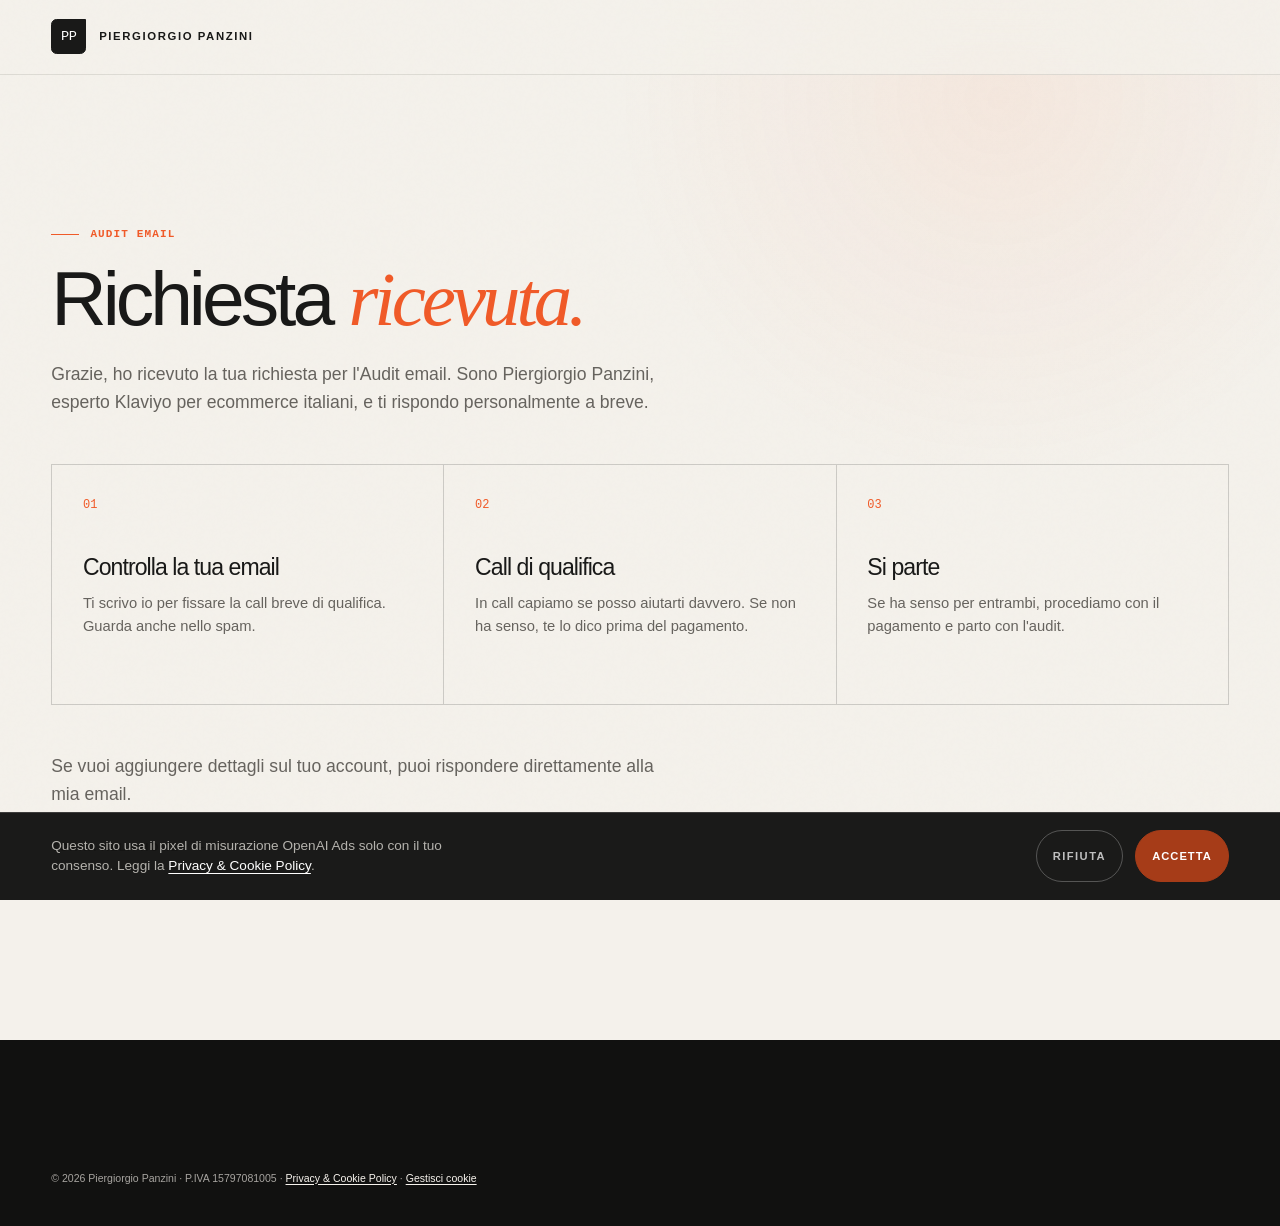
<file: grazie/index.html>
<!doctype html>
<html lang="it">
<head>
  <meta charset="utf-8">
  <script>document.documentElement.classList.add("js");</script>
  <script>
    !function(w,d,s,u){if(w.oaiq)return;var q=function(){q.q.push(arguments)};q.q=[];w.oaiq=q;var j=d.createElement(s);j.async=1;j.src=u;var f=d.getElementsByTagName(s)[0];f.parentNode.insertBefore(j,f)}(window,document,"script","https://bzrcdn.openai.com/sdk/oaiq.min.js");
    oaiq("consent", false);
    oaiq("init",{pixelId:"G5g2G6h9mCLMykLsKtV5My"});
  </script>
  <meta name="viewport" content="width=device-width, initial-scale=1">
  <title>Richiesta ricevuta | Piergiorgio Panzini</title>
  <meta name="description" content="Richiesta di Audit email ricevuta. Ti rispondo personalmente per fissare la call di qualifica.">
  <meta name="robots" content="noindex, follow">
  <meta name="theme-color" content="#F4F1EB">
  <link rel="icon" type="image/svg+xml" href="/favicon.svg">
  <link rel="stylesheet" href="/assets/styles.css">
  <script src="/assets/main.js" defer></script>
</head>
<body>
  <div class="consent-banner" data-consent-banner hidden>
    <div class="container consent-banner-inner">
      <p>Questo sito usa il pixel di misurazione OpenAI Ads solo con il tuo consenso. Leggi la <a href="/it/privacy/">Privacy &amp; Cookie Policy</a>.</p>
      <div class="consent-actions">
        <button type="button" class="button-outline button-small" data-consent-reject>Rifiuta</button>
        <button type="button" class="button button-small" data-consent-accept>Accetta</button>
      </div>
    </div>
  </div>
  <header class="site-header" data-header>
    <nav class="nav container" aria-label="Navigazione principale">
      <a class="brand" href="/">
        <span class="brand-mark">PP</span>
        <span class="brand-name">Piergiorgio Panzini</span>
      </a>
    </nav>
  </header>

  <main id="main">
    <section class="thanks container">
      <p class="kicker">Audit email</p>
      <h1>Richiesta <em>ricevuta.</em></h1>
      <p class="thanks-intro">Grazie, ho ricevuto la tua richiesta per l'Audit email. Sono Piergiorgio Panzini, esperto Klaviyo per ecommerce italiani, e ti rispondo personalmente a breve.</p>
      <ol class="process-steps">
        <li><h2 class="h3-like">Controlla la tua email</h2><p>Ti scrivo io per fissare la call breve di qualifica. Guarda anche nello spam.</p></li>
        <li><h2 class="h3-like">Call di qualifica</h2><p>In call capiamo se posso aiutarti davvero. Se non ha senso, te lo dico prima del pagamento.</p></li>
        <li><h2 class="h3-like">Si parte</h2><p>Se ha senso per entrambi, procediamo con il pagamento e parto con l'audit.</p></li>
      </ol>
      <p class="thanks-intro">Se vuoi aggiungere dettagli sul tuo account, puoi rispondere direttamente alla mia email.</p>
      <p><a class="text-link" href="/">Torna alla home <span aria-hidden="true"><svg class="icon" viewBox="0 0 24 24"><path d="M19 12H5M12 19l-7-7 7-7"/></svg></span></a></p>
    </section>
  </main>

  <footer class="footer">
    <div class="container footer-privacy">
      <p>© 2026 Piergiorgio Panzini · P.IVA 15797081005 · <a href="/it/privacy/">Privacy &amp; Cookie Policy</a> · <button type="button" class="footer-link-button" data-consent-open>Gestisci cookie</button></p>
    </div>
  </footer>
</body>
</html>
</file>
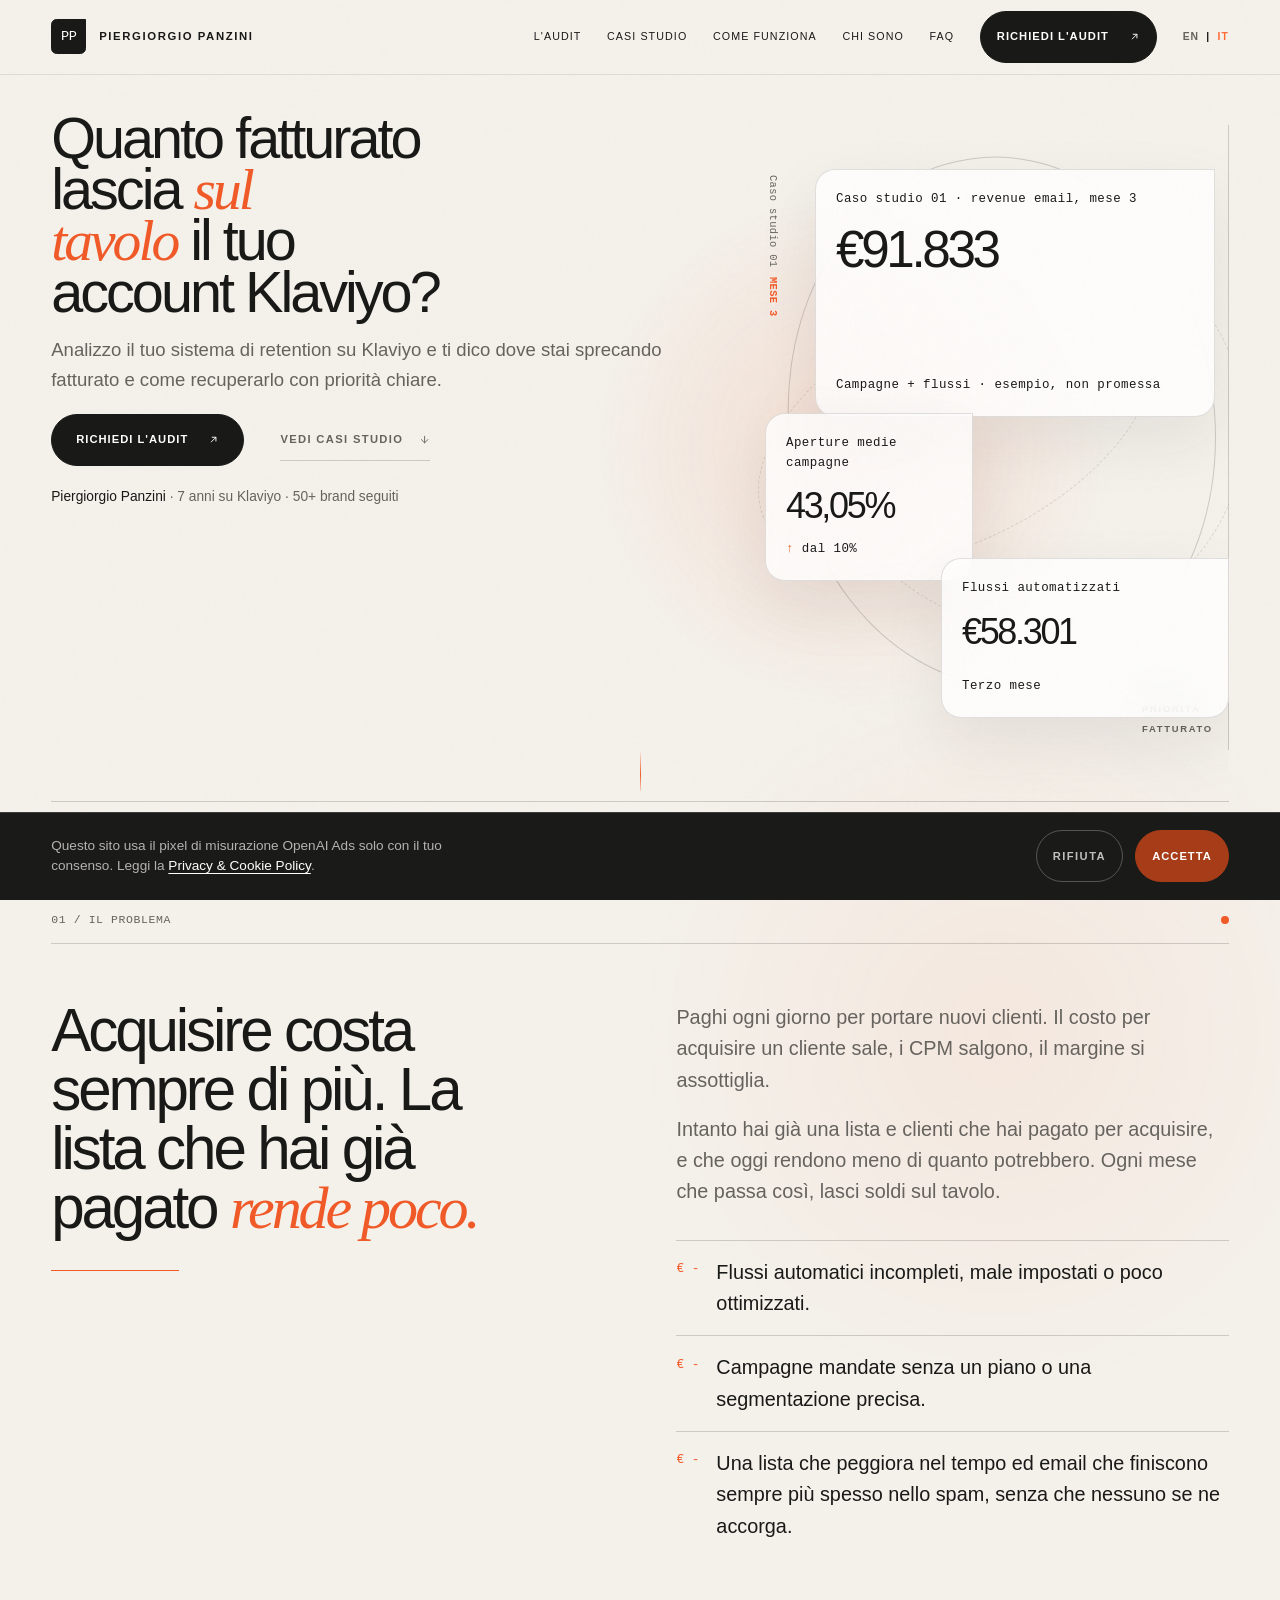
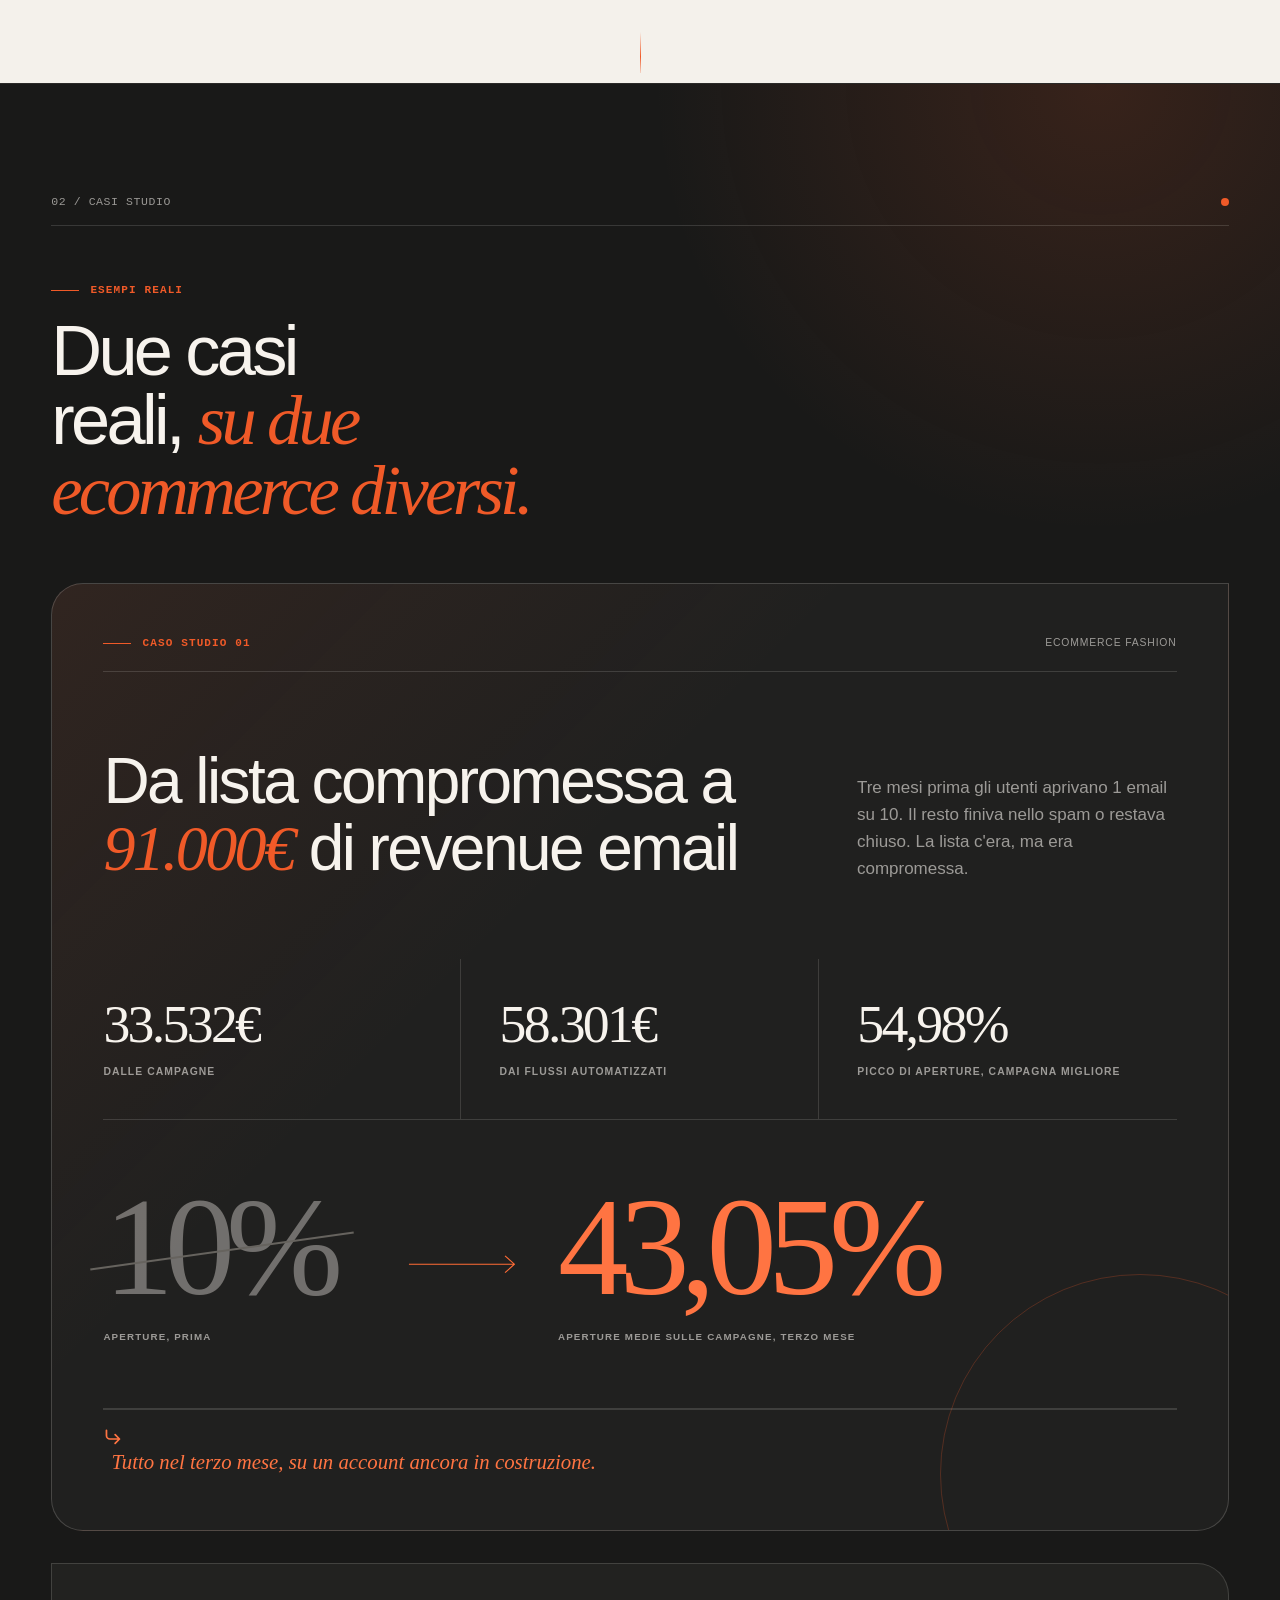
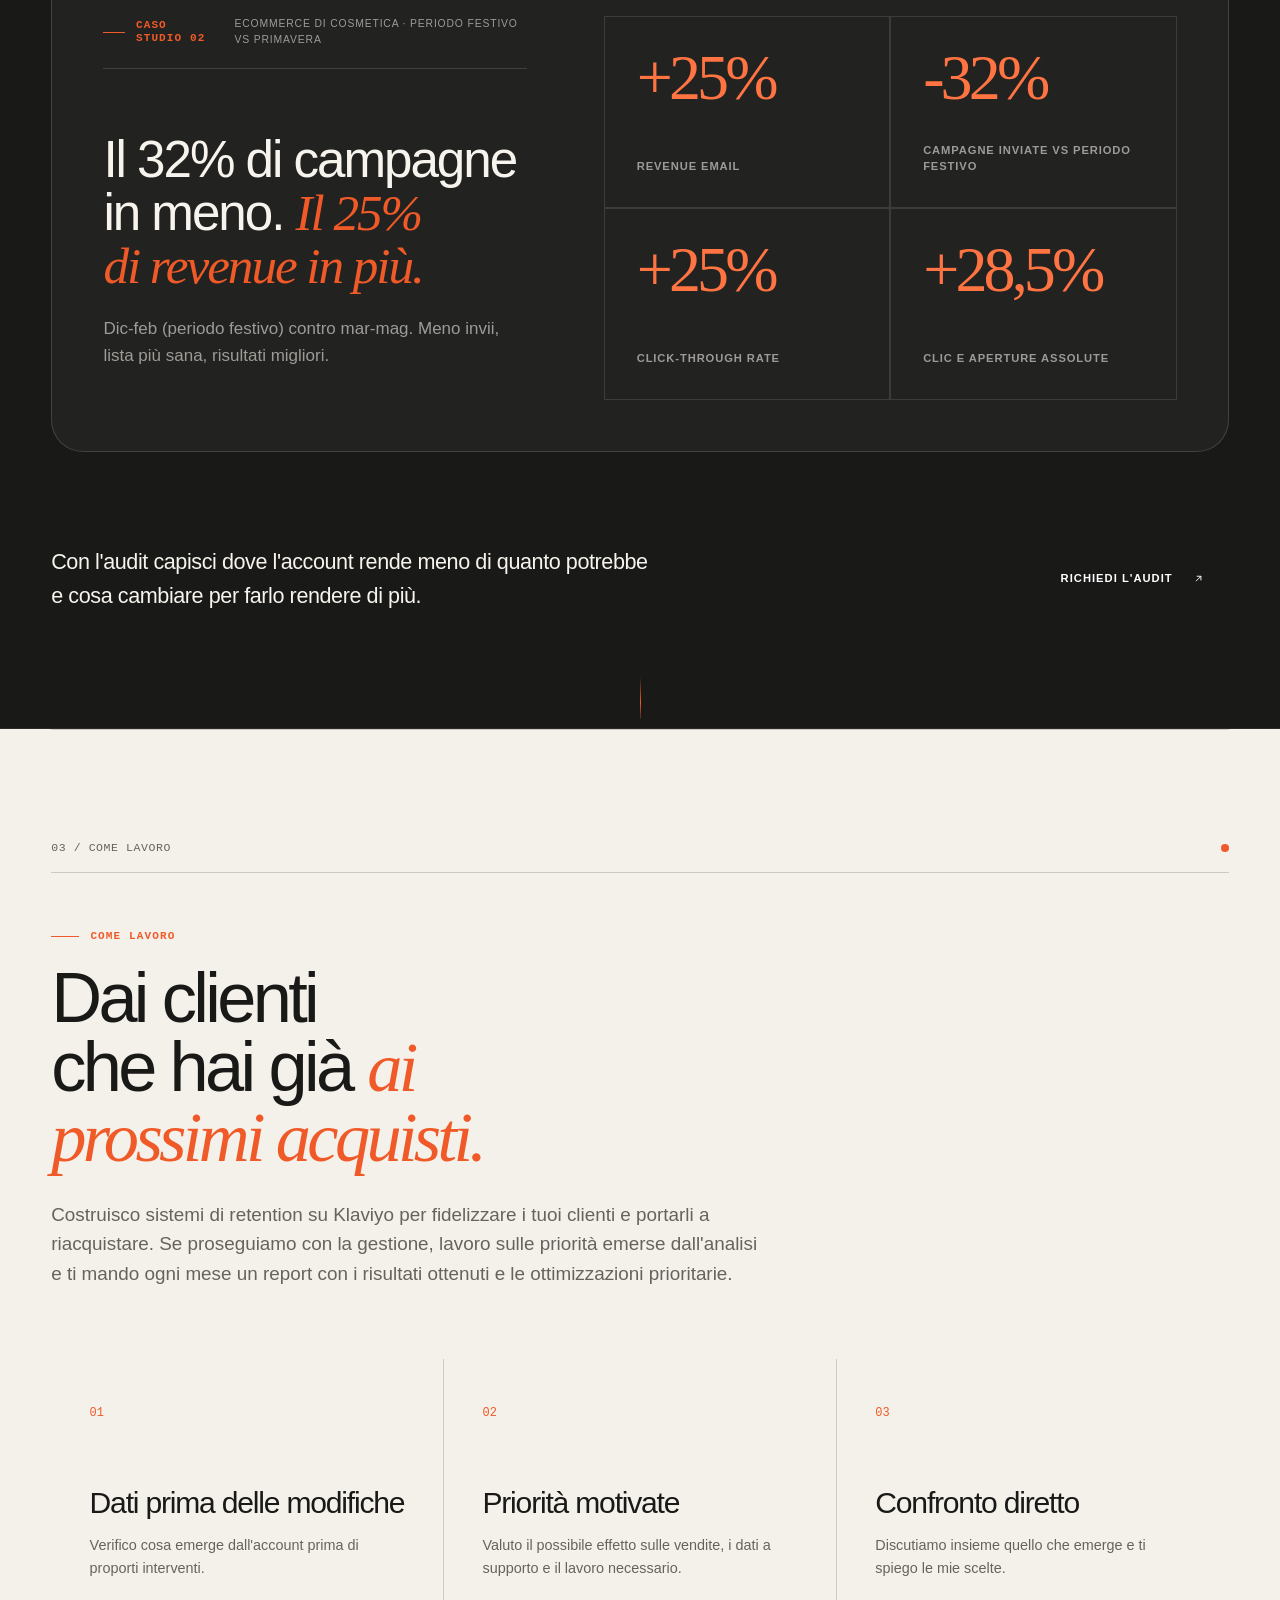
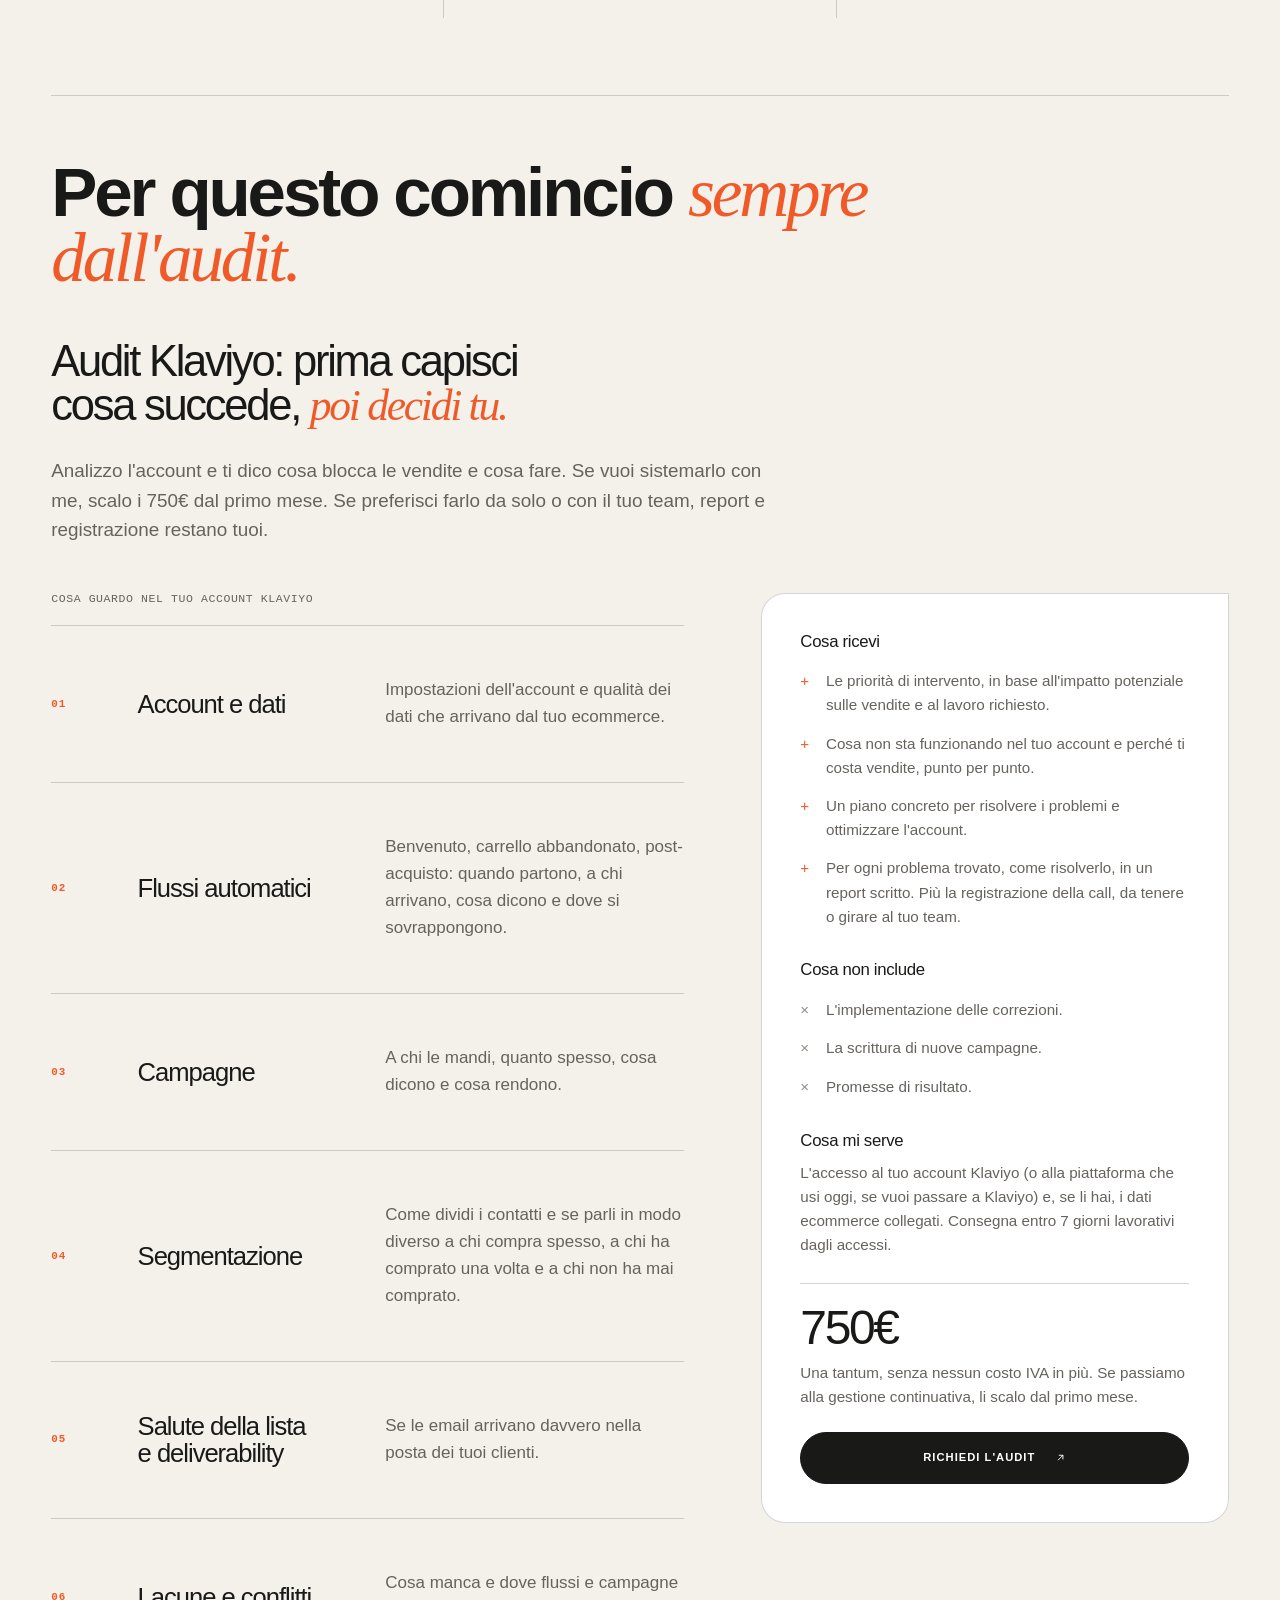
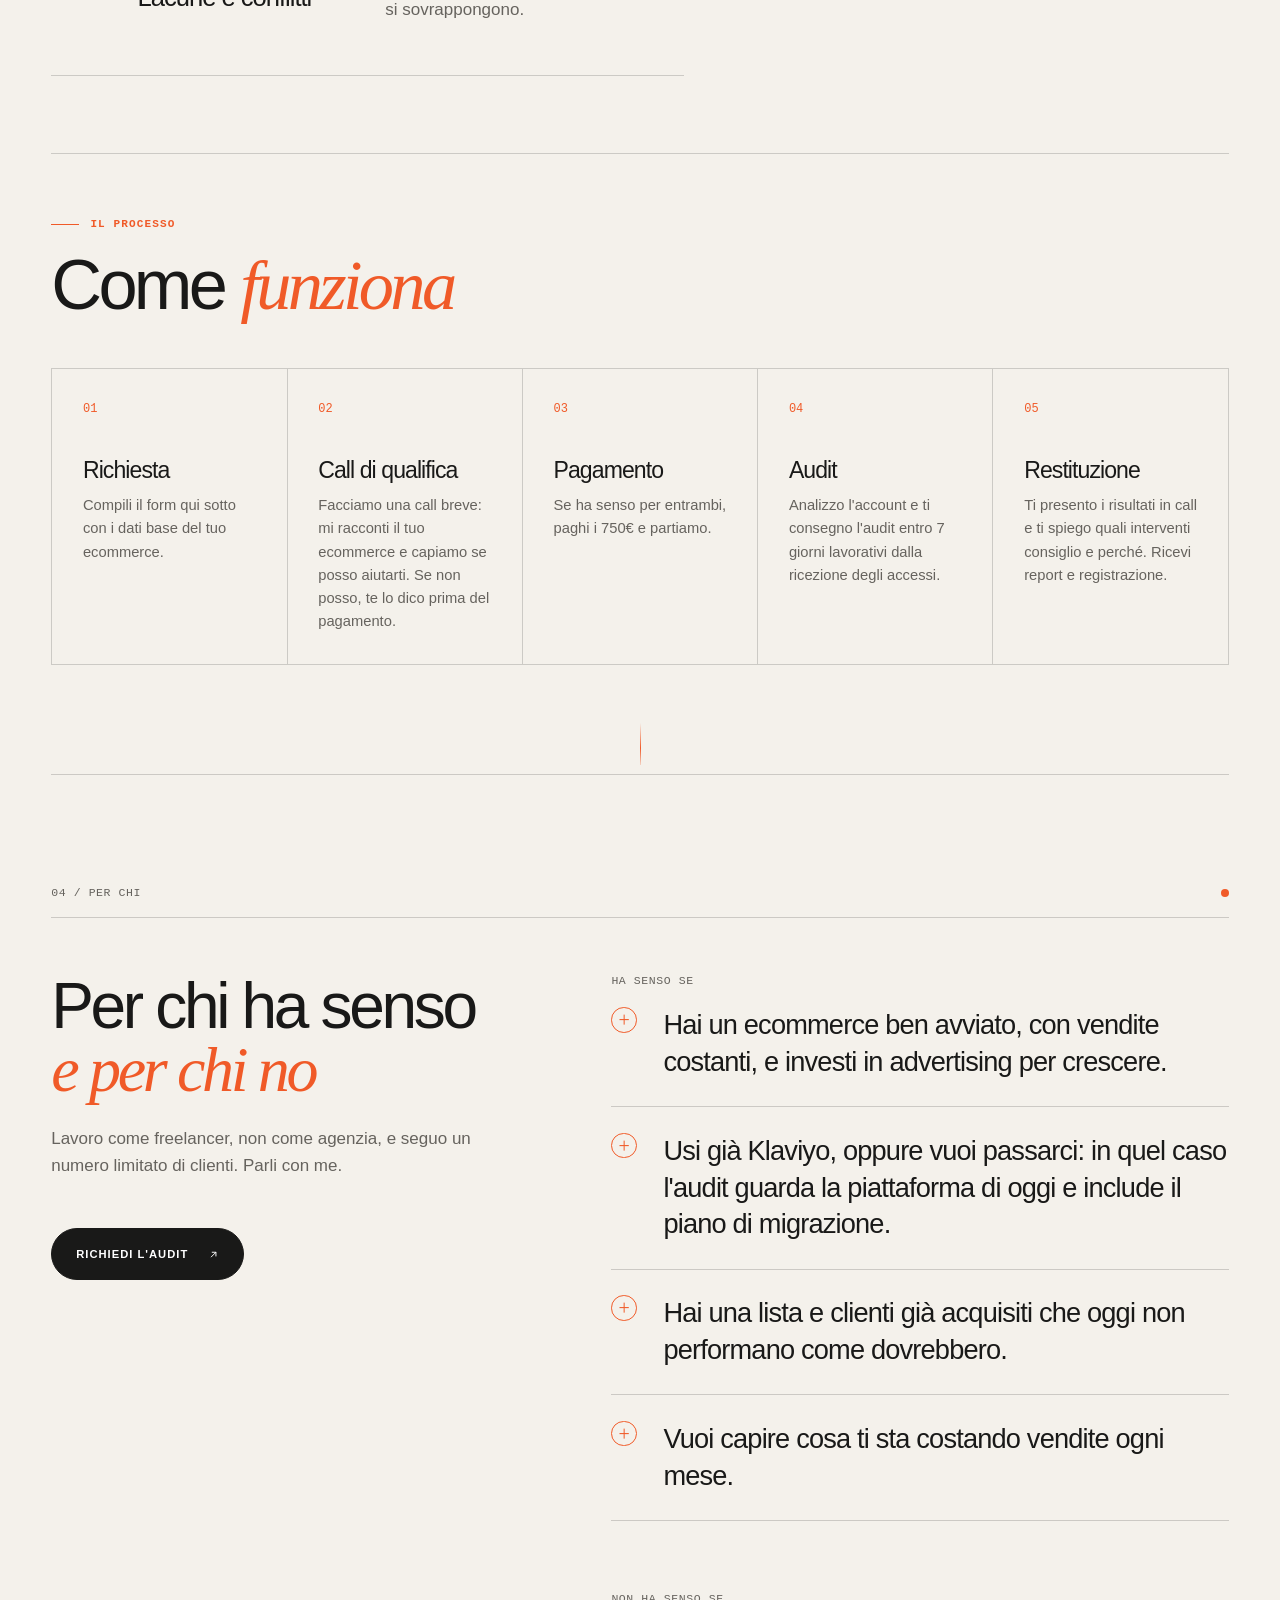
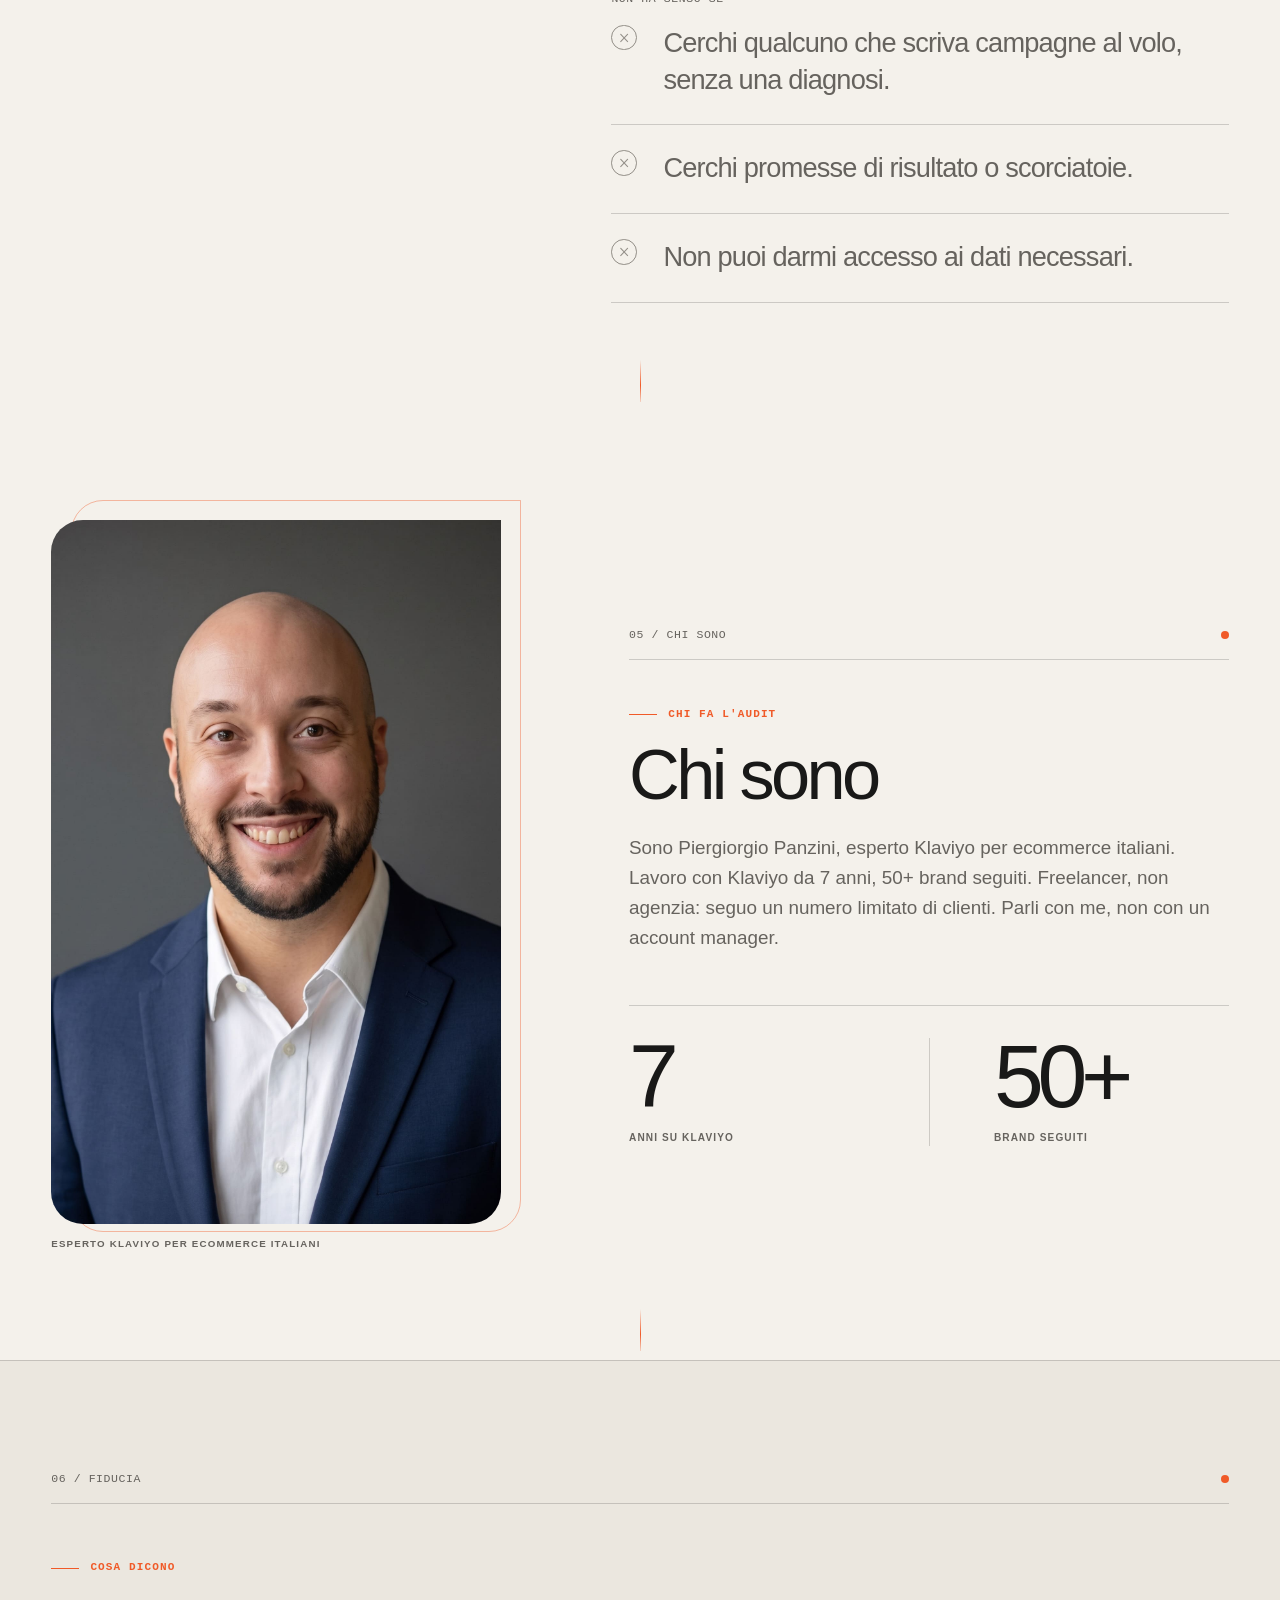
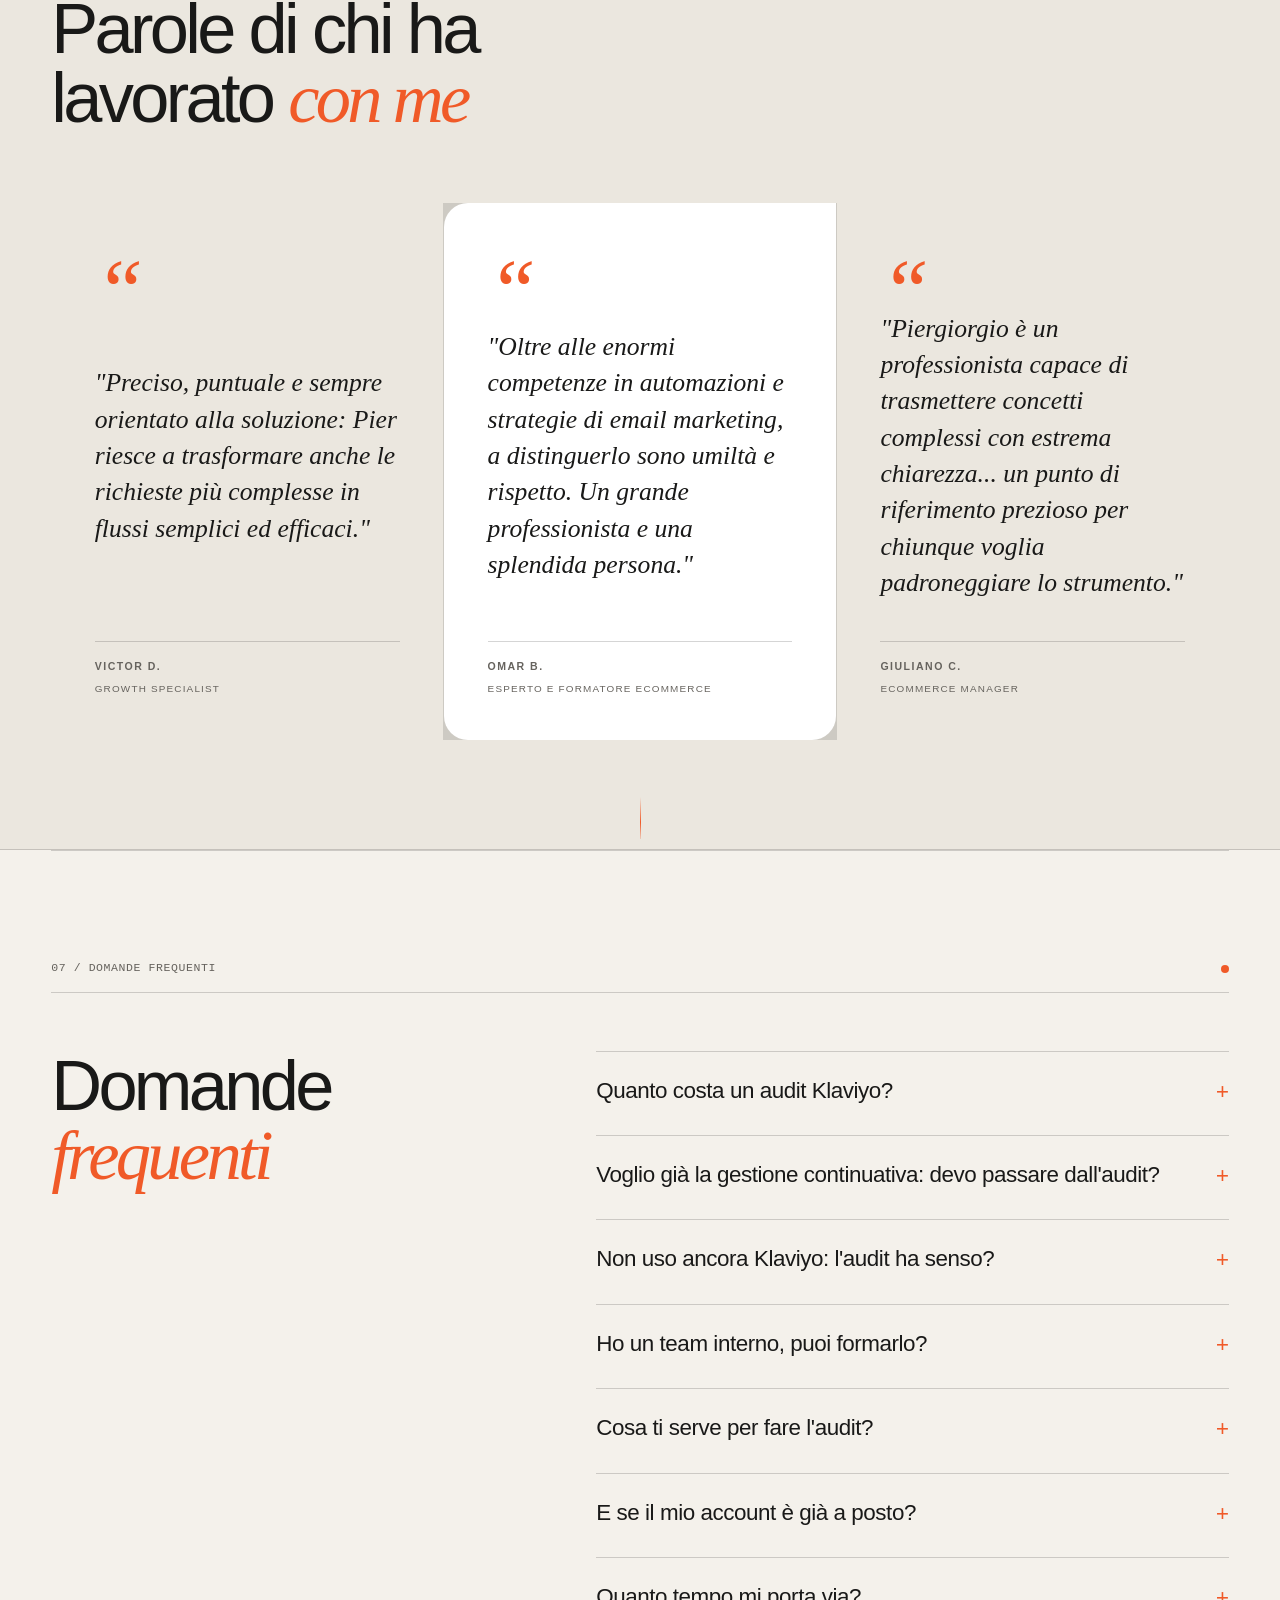
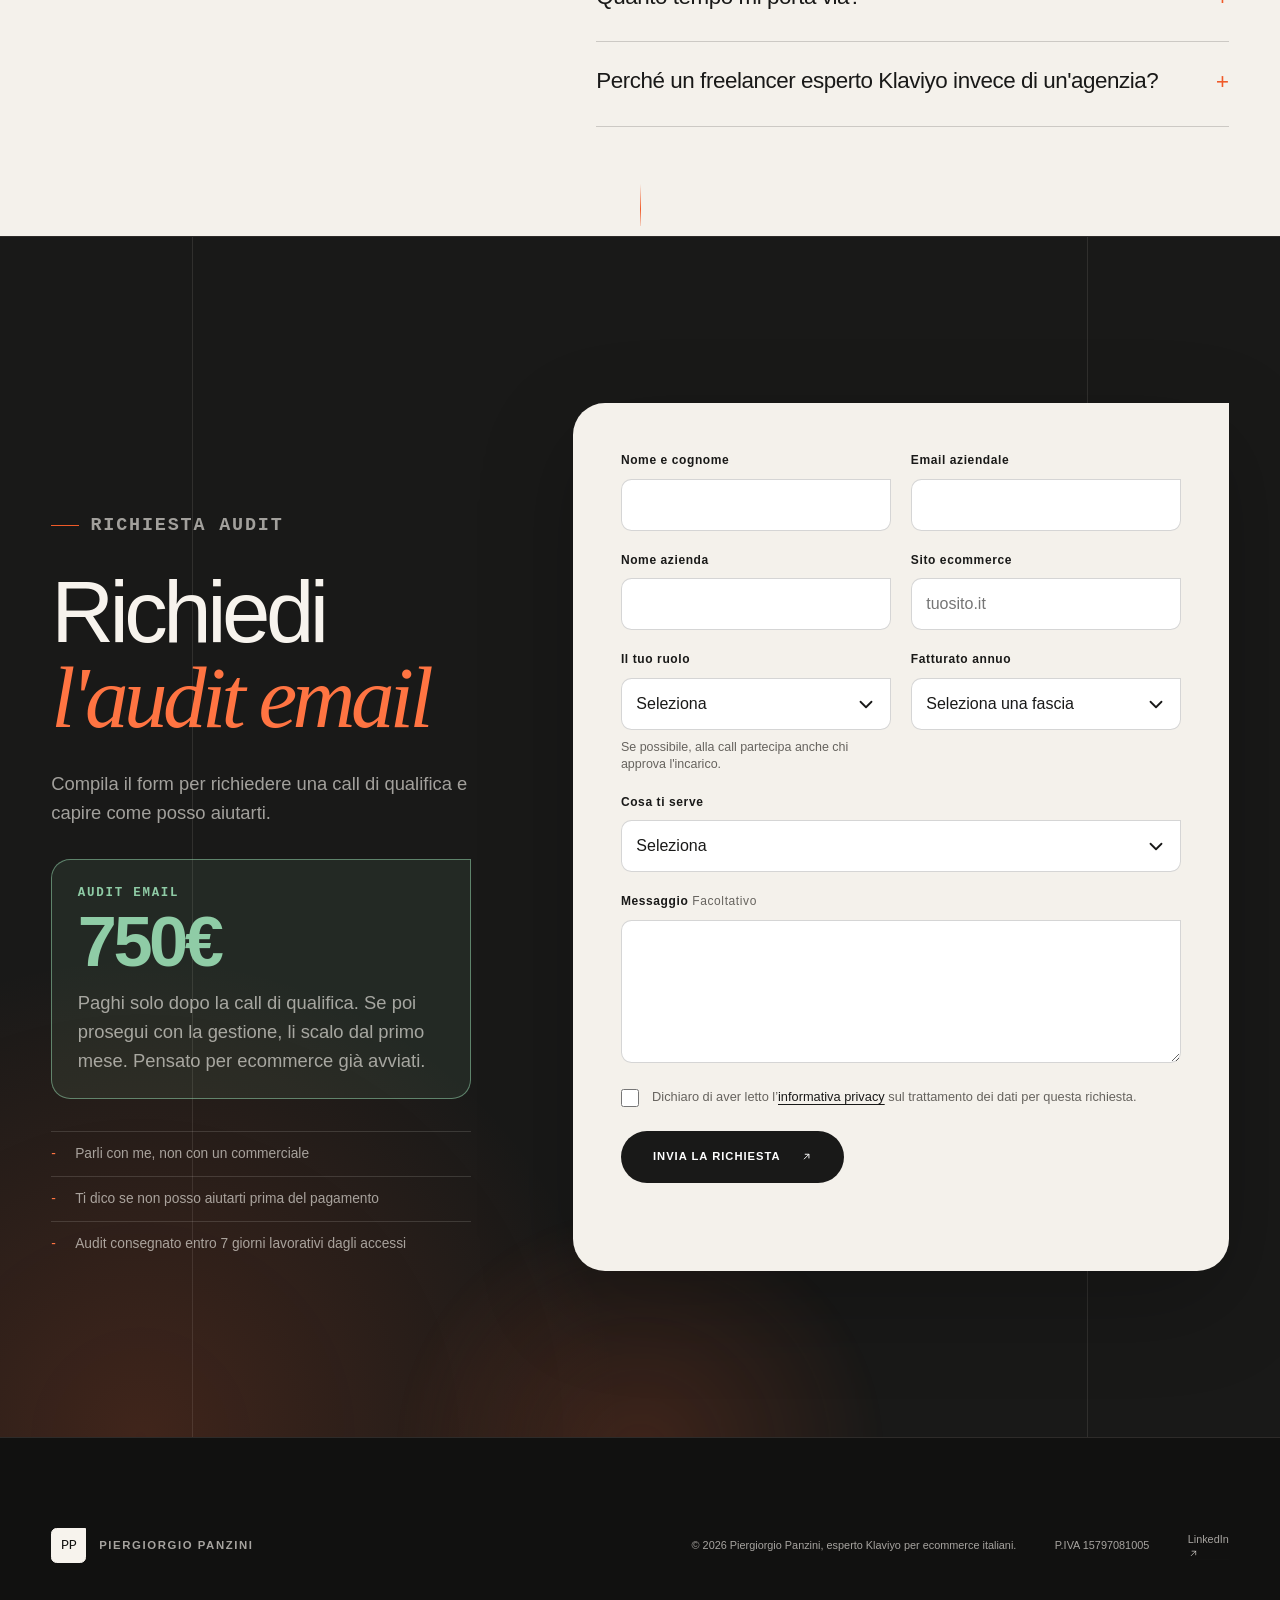
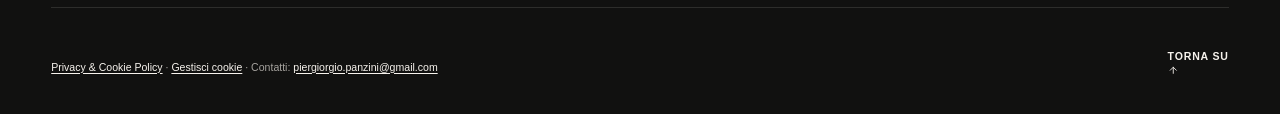
<file: it/index.html>
<!doctype html>
<html lang="it">
<head>
  <meta charset="utf-8">
  <script>document.documentElement.classList.add("js");</script>
  <script>
    !function(w,d,s,u){if(w.oaiq)return;var q=function(){q.q.push(arguments)};q.q=[];w.oaiq=q;var j=d.createElement(s);j.async=1;j.src=u;var f=d.getElementsByTagName(s)[0];f.parentNode.insertBefore(j,f)}(window,document,"script","https://bzrcdn.openai.com/sdk/oaiq.min.js");
    oaiq("consent", false);
    oaiq("init",{pixelId:"G5g2G6h9mCLMykLsKtV5My"});
  </script>
  <meta name="viewport" content="width=device-width, initial-scale=1">
  <title>Esperto Klaviyo, audit per ecommerce | Piergiorgio Panzini</title>
  <meta name="description" content="Analizzo il tuo account Klaviyo: dove stai sprecando fatturato e come recuperarlo. Audit a 750€, scalati dal primo mese se prosegui.">
  <meta name="author" content="Piergiorgio Panzini">
  <meta name="theme-color" content="#F4F1EB">
  <link rel="icon" type="image/svg+xml" href="/favicon.svg">
  <link rel="canonical" href="https://www.panzini.pro/">
  <link rel="alternate" hreflang="en" href="https://www.panzini.pro/en/">
  <link rel="alternate" hreflang="it" href="https://www.panzini.pro/">
  <link rel="alternate" hreflang="x-default" href="https://www.panzini.pro/">
  <meta property="og:type" content="website">
  <meta property="og:title" content="Audit Klaviyo per ecommerce italiani | Piergiorgio Panzini">
  <meta property="og:description" content="Cosa non funziona nel tuo account Klaviyo e come farlo rendere di più. Audit a 750€, scalati dal primo mese se prosegui con la gestione.">
  <meta property="og:image" content="https://www.panzini.pro/piergiorgio.jpg">
  <meta property="og:url" content="https://www.panzini.pro/">
  <meta property="og:locale" content="it_IT">
  <meta name="twitter:card" content="summary_large_image">
  <link rel="stylesheet" href="../assets/styles.css">
  <script src="../assets/main.js" defer></script>
  <script type="application/ld+json">
{
  "@context": "https://schema.org",
  "@graph": [
    {
      "@type": "Person",
      "@id": "https://www.panzini.pro/#piergiorgio",
      "name": "Piergiorgio Panzini",
      "jobTitle": "Esperto Klaviyo per ecommerce italiani",
      "description": "Piergiorgio Panzini, esperto Klaviyo per ecommerce italiani. Freelancer, lavora con Klaviyo da 7 anni e ha seguito 50+ brand.",
      "url": "https://www.panzini.pro/",
      "image": "https://www.panzini.pro/piergiorgio.jpg",
      "email": "mailto:piergiorgio.panzini@gmail.com",
      "knowsAbout": [
        "Klaviyo",
        "Email marketing",
        "Retention per ecommerce",
        "Automazioni email",
        "Deliverability",
        "Segmentazione clienti"
      ],
      "knowsLanguage": [
        "it",
        "en"
      ],
      "sameAs": [
        "https://www.linkedin.com/in/piergiorgiopanzini/"
      ]
    },
    {
      "@type": "ProfessionalService",
      "@id": "https://www.panzini.pro/#service",
      "name": "Piergiorgio Panzini - Esperto Klaviyo",
      "description": "Audit e gestione di Klaviyo per ecommerce italiani già avviati.",
      "url": "https://www.panzini.pro/",
      "image": "https://www.panzini.pro/piergiorgio.jpg",
      "email": "piergiorgio.panzini@gmail.com",
      "vatID": "IT15797081005",
      "areaServed": {
        "@type": "Country",
        "name": "Italia"
      },
      "founder": {
        "@id": "https://www.panzini.pro/#piergiorgio"
      },
      "priceRange": "€€",
      "makesOffer": {
        "@id": "https://www.panzini.pro/#audit"
      }
    },
    {
      "@type": "Offer",
      "@id": "https://www.panzini.pro/#audit",
      "name": "Audit email Klaviyo",
      "description": "Analisi dell'account Klaviyo (o della piattaforma email attuale, con piano di migrazione a Klaviyo): dati, flussi automatici, campagne, segmentazione, salute della lista e deliverability, lacune e conflitti. Consegna entro 7 giorni lavorativi: report scritto con problemi, soluzioni e priorità, più la registrazione della call di restituzione. I 750€ vengono scalati dal primo mese se si prosegue con la gestione continuativa.",
      "url": "https://www.panzini.pro/#audit",
      "price": "750",
      "priceCurrency": "EUR",
      "priceSpecification": {
        "@type": "UnitPriceSpecification",
        "price": "750",
        "priceCurrency": "EUR"
      },
      "areaServed": {
        "@type": "Country",
        "name": "Italia"
      },
      "seller": {
        "@id": "https://www.panzini.pro/#piergiorgio"
      },
      "itemOffered": {
        "@type": "Service",
        "name": "Audit email Klaviyo",
        "serviceType": "Audit di email marketing su Klaviyo",
        "provider": {
          "@id": "https://www.panzini.pro/#piergiorgio"
        }
      }
    },
    {
      "@type": "WebSite",
      "@id": "https://www.panzini.pro/#website",
      "url": "https://www.panzini.pro/",
      "name": "Piergiorgio Panzini",
      "inLanguage": "it-IT",
      "publisher": {
        "@id": "https://www.panzini.pro/#piergiorgio"
      }
    },
    {
      "@type": "FAQPage",
      "@id": "https://www.panzini.pro/#faq",
      "inLanguage": "it-IT",
      "mainEntity": [
        {
          "@type": "Question",
          "name": "Quanto costa un audit Klaviyo?",
          "acceptedAnswer": {
            "@type": "Answer",
            "text": "Il mio audit Klaviyo costa 750€ una tantum, senza nessun costo IVA in più. Guardo tutto il tuo account per dirti cosa non funziona, perché ti costa vendite e come riportarlo a fatturare con priorità chiare. Ricevi un report scritto e la registrazione della call. Se prosegui con la gestione, scalo i 750€ dal primo mese."
          }
        },
        {
          "@type": "Question",
          "name": "Voglio già la gestione continuativa: devo passare dall'audit?",
          "acceptedAnswer": {
            "@type": "Answer",
            "text": "Sì. La gestione parte sempre dall'audit. Prima di toccare flussi, campagne e segmenti devo vedere dove l'account rende meno di quanto potrebbe e cosa ottimizzare fin da subito, così partiamo dagli interventi che contano di più. Se proseguiamo insieme, i 750€ dell'audit li scalo dal primo mese."
          }
        },
        {
          "@type": "Question",
          "name": "Non uso ancora Klaviyo: l'audit ha senso?",
          "acceptedAnswer": {
            "@type": "Answer",
            "text": "Sì, ha senso. Analizzo la tua piattaforma email attuale, quindi flussi, campagne, segmentazione e salute della lista, e ti dico cosa ti fa perdere vendite oggi. In più ti consegno il piano di migrazione verso Klaviyo. Il prezzo è sempre 750€, che scalo dal primo mese se poi gestisco io l'account."
          }
        },
        {
          "@type": "Question",
          "name": "Ho un team interno, puoi formarlo?",
          "acceptedAnswer": {
            "@type": "Answer",
            "text": "Sì, su richiesta: ne parliamo nella call di qualifica. L'audit resta comunque il primo passo, perché dà al tuo team priorità chiare su cui lavorare e un report da usare come riferimento durante la formazione."
          }
        },
        {
          "@type": "Question",
          "name": "Cosa ti serve per fare l'audit?",
          "acceptedAnswer": {
            "@type": "Answer",
            "text": "Mi serve l'accesso al tuo account Klaviyo (o alla piattaforma email che usi oggi) e, se disponibili, i dati ecommerce collegati. Poi guardo account e dati, flussi automatici, campagne, segmentazione, salute della lista e deliverability, lacune e conflitti."
          }
        },
        {
          "@type": "Question",
          "name": "E se il mio account è già a posto?",
          "acceptedAnswer": {
            "@type": "Answer",
            "text": "Se il tuo account Klaviyo è già a posto, te lo dico in call senza giri di parole: anche questo ti evita lavoro inutile. Nel report trovi cosa ho verificato ed eventuali interventi che consiglio, più la registrazione della call da tenere o girare al team."
          }
        },
        {
          "@type": "Question",
          "name": "Quanto tempo mi porta via?",
          "acceptedAnswer": {
            "@type": "Answer",
            "text": "Poco. Da parte tua servono l'accesso a Klaviyo e due call, quella di qualifica e quella di restituzione. L'audit lo consegno entro 7 giorni lavorativi dalla ricezione degli accessi. Non devi preparare nulla di speciale oltre agli accessi richiesti."
          }
        },
        {
          "@type": "Question",
          "name": "Perché un freelancer esperto Klaviyo invece di un'agenzia?",
          "acceptedAnswer": {
            "@type": "Answer",
            "text": "Lavoro con Klaviyo da 7 anni e ho seguito più di 50 brand. Da freelancer seguo un numero limitato di clienti: parli direttamente con me: analizzo personalmente l'account e resto il tuo riferimento per tutto il lavoro. La call di qualifica è un filtro reciproco: se non posso aiutarti, te lo dico prima del pagamento."
          }
        }
      ]
    }
  ]
}
  </script>
</head>
<body>
  <div class="consent-banner" data-consent-banner hidden>
    <div class="container consent-banner-inner">
      <p>Questo sito usa il pixel di misurazione OpenAI Ads solo con il tuo consenso. Leggi la <a href="/privacy/">Privacy &amp; Cookie Policy</a>.</p>
      <div class="consent-actions">
        <button type="button" class="button-outline button-small" data-consent-reject>Rifiuta</button>
        <button type="button" class="button button-small" data-consent-accept>Accetta</button>
      </div>
    </div>
  </div>
  <header class="site-header" data-header>
    <nav class="nav container" aria-label="Navigazione principale">
      <a class="brand" href="/">
        <span class="brand-mark">PP</span>
        <span class="brand-name">Piergiorgio Panzini</span>
      </a>
      <div class="nav-desktop">
        <a href="#audit">L'audit</a>
        <a href="#case-studies">Casi studio</a>
        <a href="#process">Come funziona</a>
        <a href="#about">Chi sono</a>
        <a href="#faq">FAQ</a>
        <a class="button button-small" href="#contact">Richiedi l'audit <span aria-hidden="true"><svg class="icon" viewBox="0 0 24 24"><path d="M7 17 17 7M9 7h8v8"/></svg></span></a>
        <div class="language-switcher" aria-label="Seleziona lingua">
          <a href="/en/" lang="en">EN</a><span aria-hidden="true">|</span><a class="active" href="/" lang="it" aria-current="page">IT</a>
        </div>
      </div>
      <button class="menu-toggle" type="button" aria-label="Apri menu" data-label-open="Apri menu" data-label-close="Chiudi menu" aria-controls="mobile-menu" aria-expanded="false" data-menu-toggle>
        <svg class="menu-icon" viewBox="0 0 24 24" aria-hidden="true"><path d="M3 7h18M3 17h18"/></svg>
        <svg class="close-icon" viewBox="0 0 24 24" aria-hidden="true"><path d="m5 5 14 14M19 5 5 19"/></svg>
      </button>
    </nav>
    <div class="mobile-menu" id="mobile-menu" data-mobile-menu hidden>
      <div class="container mobile-menu-inner">
        <a href="#audit">L'audit</a>
        <a href="#case-studies">Casi studio</a>
        <a href="#process">Come funziona</a>
        <a href="#about">Chi sono</a>
        <a href="#faq">FAQ</a>
        <a class="button" href="#contact">Richiedi l'audit <span aria-hidden="true"><svg class="icon" viewBox="0 0 24 24"><path d="M7 17 17 7M9 7h8v8"/></svg></span></a>
        <div class="language-switcher" aria-label="Seleziona lingua">
          <a href="/en/" lang="en">EN</a><span aria-hidden="true">|</span><a class="active" href="/" lang="it" aria-current="page">IT</a>
        </div>
      </div>
    </div>
  </header>

  <main id="main">
    <section class="hero container">
      <div class="hero-glow" aria-hidden="true"></div>
      <div class="hero-content reveal">
        <h1>Quanto fatturato lascia <em>sul tavolo</em> il tuo account Klaviyo?</h1>
        <p class="hero-intro">Analizzo il tuo sistema di retention su Klaviyo e ti dico dove stai sprecando fatturato e come recuperarlo con priorità chiare.</p>
        <div class="hero-actions">
          <a class="button" href="#contact">Richiedi l'audit <span aria-hidden="true"><svg class="icon" viewBox="0 0 24 24"><path d="M7 17 17 7M9 7h8v8"/></svg></span></a>
          <a class="text-link" href="#case-studies">Vedi casi studio <span aria-hidden="true"><svg class="icon" viewBox="0 0 24 24"><path d="M12 5v14M5 12l7 7 7-7"/></svg></span></a>
        </div>
        <p class="hero-signature"><strong>Piergiorgio Panzini</strong> · 7 anni su Klaviyo · 50+ brand seguiti</p>
      </div>
      <div class="hero-observatory" data-observatory aria-hidden="true">
        <div class="observatory-orbit"></div>
        <div class="data-card data-card-revenue" data-parallax="0.7">
          <span class="data-label">Caso studio 01 · revenue email, mese 3</span>
          <strong>€91.833</strong>
          <span class="data-trend">Campagne + flussi · esempio, non promessa</span>
        </div>
        <div class="data-card data-card-open" data-parallax="1.05">
          <span class="data-label">Aperture medie campagne</span>
          <strong>43,05%</strong>
          <span class="data-trend"><b>↑</b> dal 10%</span>
        </div>
        <div class="data-card data-card-flows" data-parallax="0.45">
          <span class="data-label">Flussi automatizzati</span>
          <strong>€58.301</strong>
          <span class="data-trend">Terzo mese</span>
        </div>
        <div class="observatory-stamp"><span>Caso studio 01</span><b>Mese 3</b></div>
      </div>
      <div class="hero-index" aria-hidden="true"><span>Audit</span><span>Priorità</span><span>Fatturato</span></div>
    </section>

    <section class="section problem container" id="problem">
      <div class="section-number" aria-hidden="true">01 / Il problema</div>
      <div class="problem-grid">
        <div class="reveal">
          <h2>Acquisire costa sempre di più. La lista che hai già pagato <em>rende poco.</em></h2>
          <div class="gold-rule"></div>
        </div>
        <div class="problem-copy reveal">
          <p>Paghi ogni giorno per portare nuovi clienti. Il costo per acquisire un cliente sale, i CPM salgono, il margine si assottiglia.</p>
          <p>Intanto hai già una lista e clienti che hai pagato per acquisire, e che oggi rendono meno di quanto potrebbero. Ogni mese che passa così, lasci soldi sul tavolo.</p>
          <ul class="problem-points">
            <li>Flussi automatici incompleti, male impostati o poco ottimizzati.</li>
            <li>Campagne mandate senza un piano o una segmentazione precisa.</li>
            <li>Una lista che peggiora nel tempo ed email che finiscono sempre più spesso nello spam, senza che nessuno se ne accorga.</li>
          </ul>
        </div>
      </div>
    </section>

    <section class="section case-studies" id="case-studies">
      <div class="container">
        <div class="section-number" aria-hidden="true">02 / Casi studio</div>
        <header class="section-heading reveal">
          <p class="kicker">Esempi reali</p>
          <h2>Due casi reali, <em>su due ecommerce diversi.</em></h2>
        </header>

        <article class="case-featured reveal">
          <div class="case-topline">
            <p class="kicker">Caso studio 01</p>
            <span class="tag">Ecommerce fashion</span>
          </div>
          <div class="case-intro">
            <h3>Da lista compromessa a <em>91.000€</em> di revenue email</h3>
            <p>Tre mesi prima gli utenti aprivano 1 email su 10. Il resto finiva nello spam o restava chiuso. La lista c'era, ma era compromessa.</p>
          </div>
          <div class="stat-row stagger-group">
            <div class="stat">
              <span class="stat-value count-up" data-to="33532" data-suffix="€" data-grouping="true">33.532€</span>
              <span class="stat-label">dalle campagne</span>
            </div>
            <div class="stat">
              <span class="stat-value count-up" data-to="58301" data-suffix="€" data-grouping="true">58.301€</span>
              <span class="stat-label">dai flussi automatizzati</span>
            </div>
            <div class="stat">
              <span class="stat-value count-up" data-to="54.98" data-decimals="2" data-suffix="%">54,98%</span>
              <span class="stat-label">picco di aperture, campagna migliore</span>
            </div>
          </div>
          <div class="before-after" aria-label="Tasso di apertura aumentato dal 10 percento al 43,05 percento">
            <div class="before">
              <span class="metric struck">10%</span>
              <span class="metric-label">aperture, prima</span>
            </div>
            <svg class="result-arrow" viewBox="0 0 120 24" aria-hidden="true"><path d="M1 12h113M104 3l10 9-10 9"/></svg>
            <div class="after">
              <span class="metric metric-gold count-up" data-to="43.05" data-decimals="2" data-suffix="%">43,05%</span>
              <span class="metric-label">aperture medie sulle campagne, terzo mese</span>
            </div>
          </div>
          <p class="case-closing"><span aria-hidden="true"><svg class="icon" viewBox="0 0 24 24"><path d="M4 5v6a4 4 0 0 0 4 4h11M14 10l5 5-5 5"/></svg></span> Tutto nel terzo mese, su un account ancora in costruzione.</p>
        </article>

        <article class="case-secondary reveal">
          <div class="case-secondary-copy">
            <div class="case-topline">
              <p class="kicker">Caso studio 02</p>
              <span class="tag">Ecommerce di cosmetica · periodo festivo vs primavera</span>
            </div>
            <h3>Il 32% di campagne in meno. <em>Il 25% di revenue in più.</em></h3>
            <p>Dic-feb (periodo festivo) contro mar-mag. Meno invii, lista più sana, risultati migliori.</p>
          </div>
          <div class="mini-stats stagger-group">
            <div class="mini-stat"><span class="count-up" data-to="25" data-prefix="+" data-suffix="%">+25%</span><p>revenue email</p></div>
            <div class="mini-stat"><span class="count-up" data-to="32" data-prefix="-" data-suffix="%">-32%</span><p>campagne inviate vs periodo festivo</p></div>
            <div class="mini-stat"><span class="count-up" data-to="25" data-prefix="+" data-suffix="%">+25%</span><p>click-through rate</p></div>
            <div class="mini-stat"><span class="count-up" data-to="28.5" data-decimals="1" data-prefix="+" data-suffix="%">+28,5%</span><p>clic e aperture assolute</p></div>
          </div>
        </article>

        <div class="case-bridge reveal">
          <p>Con l'audit capisci dove l'account rende meno di quanto potrebbe e cosa cambiare per farlo rendere di più.</p>
          <a class="button" href="#contact">Richiedi l'audit <span aria-hidden="true"><svg class="icon" viewBox="0 0 24 24"><path d="M7 17 17 7M9 7h8v8"/></svg></span></a>
        </div>
      </div>
    </section>

    <section class="section solution container" id="solution">
      <div class="section-number" aria-hidden="true">03 / Come lavoro</div>
      <header class="section-heading reveal">
        <p class="kicker">Come lavoro</p>
        <h2>Dai clienti che hai già <em>ai prossimi acquisti.</em></h2>
        <p>Costruisco sistemi di retention su Klaviyo per fidelizzare i tuoi clienti e portarli a riacquistare. Se proseguiamo con la gestione, lavoro sulle priorità emerse dall'analisi e ti mando ogni mese un report con i risultati ottenuti e le ottimizzazioni prioritarie.</p>
      </header>
      <div class="method-grid stagger-group">
        <article class="method-card"><span>01</span><h3>Dati prima delle modifiche</h3><p>Verifico cosa emerge dall'account prima di proporti interventi.</p></article>
        <article class="method-card"><span>02</span><h3>Priorità motivate</h3><p>Valuto il possibile effetto sulle vendite, i dati a supporto e il lavoro necessario.</p></article>
        <article class="method-card"><span>03</span><h3>Confronto diretto</h3><p>Discutiamo insieme quello che emerge e ti spiego le mie scelte.</p></article>
      </div>
      <div class="audit-block" id="audit">
        <p class="solution-bridge reveal">Per questo comincio <em>sempre dall'audit.</em></p>
        <header class="section-heading reveal">
        <h2>Audit Klaviyo: prima capisci cosa succede, <em>poi decidi tu.</em></h2>
        <p>Analizzo l'account e ti dico cosa blocca le vendite e cosa fare. Se vuoi sistemarlo con me, scalo i 750€ dal primo mese. Se preferisci farlo da solo o con il tuo team, report e registrazione restano tuoi.</p>
        </header>
      <div class="offer-layout">
        <div class="reveal">
          <h3 class="offer-subtitle">Cosa guardo nel tuo account Klaviyo</h3>
          <div class="service-list stagger-group">
            <article class="service-row"><span>01</span><h3>Account e dati</h3><p>Impostazioni dell'account e qualità dei dati che arrivano dal tuo ecommerce.</p></article>
            <article class="service-row"><span>02</span><h3>Flussi automatici</h3><p>Benvenuto, carrello abbandonato, post-acquisto: quando partono, a chi arrivano, cosa dicono e dove si sovrappongono.</p></article>
            <article class="service-row"><span>03</span><h3>Campagne</h3><p>A chi le mandi, quanto spesso, cosa dicono e cosa rendono.</p></article>
            <article class="service-row"><span>04</span><h3>Segmentazione</h3><p>Come dividi i contatti e se parli in modo diverso a chi compra spesso, a chi ha comprato una volta e a chi non ha mai comprato.</p></article>
            <article class="service-row"><span>05</span><h3>Salute della lista e deliverability</h3><p>Se le email arrivano davvero nella posta dei tuoi clienti.</p></article>
            <article class="service-row"><span>06</span><h3>Lacune e conflitti</h3><p>Cosa manca e dove flussi e campagne si sovrappongono.</p></article>
          </div>
        </div>
        <aside class="offer-panel reveal" aria-label="Riepilogo dell'audit">
          <h3>Cosa ricevi</h3>
          <ul>
            <li>Le priorità di intervento, in base all'impatto potenziale sulle vendite e al lavoro richiesto.</li>
            <li>Cosa non sta funzionando nel tuo account e perché ti costa vendite, punto per punto.</li>
            <li>Un piano concreto per risolvere i problemi e ottimizzare l'account.</li>
            <li>Per ogni problema trovato, come risolverlo, in un report scritto. Più la registrazione della call, da tenere o girare al tuo team.</li>
          </ul>
          <h3>Cosa non include</h3>
          <ul class="offer-excluded">
            <li>L'implementazione delle correzioni.</li>
            <li>La scrittura di nuove campagne.</li>
            <li>Promesse di risultato.</li>
          </ul>
          <h3>Cosa mi serve</h3>
          <p>L'accesso al tuo account Klaviyo (o alla piattaforma che usi oggi, se vuoi passare a Klaviyo) e, se li hai, i dati ecommerce collegati. Consegna entro 7 giorni lavorativi dagli accessi.</p>
          <div class="offer-price">
            <strong>750€</strong>
            <span>Una tantum, senza nessun costo IVA in più. Se passiamo alla gestione continuativa, li scalo dal primo mese.</span>
          </div>
          <a class="button" href="#contact">Richiedi l'audit <span aria-hidden="true"><svg class="icon" viewBox="0 0 24 24"><path d="M7 17 17 7M9 7h8v8"/></svg></span></a>
        </aside>
      </div>
      </div>
      <div class="process-block" id="process">
        <header class="section-heading reveal">
          <p class="kicker">Il processo</p>
          <h2>Come <em>funziona</em></h2>
        </header>
      <ol class="process-steps stagger-group">
        <li><h3>Richiesta</h3><p>Compili il form qui sotto con i dati base del tuo ecommerce.</p></li>
        <li><h3>Call di qualifica</h3><p>Facciamo una call breve: mi racconti il tuo ecommerce e capiamo se posso aiutarti. Se non posso, te lo dico prima del pagamento.</p></li>
        <li><h3>Pagamento</h3><p>Se ha senso per entrambi, paghi i 750€ e partiamo.</p></li>
        <li><h3>Audit</h3><p>Analizzo l'account e ti consegno l'audit entro 7 giorni lavorativi dalla ricezione degli accessi.</p></li>
        <li><h3>Restituzione</h3><p>Ti presento i risultati in call e ti spiego quali interventi consiglio e perché. Ricevi report e registrazione.</p></li>
      </ol>
      </div>
    </section>

    <section class="section fit container" id="fit">
      <div class="section-number" aria-hidden="true">04 / Per chi</div>
      <div class="fit-grid">
        <header class="reveal"><h2>Per chi ha senso <em>e per chi no</em></h2><p>Lavoro come freelancer, non come agenzia, e seguo un numero limitato di clienti. Parli con me.</p><a class="button fit-cta" href="#contact">Richiedi l'audit <span aria-hidden="true"><svg class="icon" viewBox="0 0 24 24"><path d="M7 17 17 7M9 7h8v8"/></svg></span></a></header>
        <div class="fit-columns">
          <div>
            <h3>Ha senso se</h3>
            <ul class="fit-list stagger-group">
              <li><span aria-hidden="true">+</span><p>Hai un ecommerce ben avviato, con vendite costanti, e investi in advertising per crescere.</p></li>
              <li><span aria-hidden="true">+</span><p>Usi già Klaviyo, oppure vuoi passarci: in quel caso l'audit guarda la piattaforma di oggi e include il piano di migrazione.</p></li>
              <li><span aria-hidden="true">+</span><p>Hai una lista e clienti già acquisiti che oggi non performano come dovrebbero.</p></li>
              <li><span aria-hidden="true">+</span><p>Vuoi capire cosa ti sta costando vendite ogni mese.</p></li>
            </ul>
          </div>
          <div>
            <h3>Non ha senso se</h3>
            <ul class="fit-list fit-list-no stagger-group">
              <li><span aria-hidden="true">×</span><p>Cerchi qualcuno che scriva campagne al volo, senza una diagnosi.</p></li>
              <li><span aria-hidden="true">×</span><p>Cerchi promesse di risultato o scorciatoie.</p></li>
              <li><span aria-hidden="true">×</span><p>Non puoi darmi accesso ai dati necessari.</p></li>
            </ul>
          </div>
        </div>
      </div>
    </section>

    <section class="section about" id="about">
      <div class="container about-grid">
        <figure class="portrait reveal">
          <img src="/piergiorgio.jpg" data-root-asset="piergiorgio.jpg" alt="Piergiorgio Panzini, esperto Klaviyo per ecommerce italiani" width="1664" height="2192" loading="lazy">
          <figcaption>Esperto Klaviyo per ecommerce italiani</figcaption>
        </figure>
        <div class="about-copy reveal">
          <div class="section-number" aria-hidden="true">05 / Chi sono</div>
          <p class="kicker">Chi fa l'audit</p>
          <h2>Chi sono</h2>
          <p>Sono Piergiorgio Panzini, esperto Klaviyo per ecommerce italiani. Lavoro con Klaviyo da 7 anni, 50+ brand seguiti. Freelancer, non agenzia: seguo un numero limitato di clienti. Parli con me, non con un account manager.</p>
          <div class="about-stats">
            <div><span class="count-up" data-to="7">7</span><small>Anni su Klaviyo</small></div>
            <div><span class="count-up" data-to="50" data-suffix="+">50+</span><small>Brand seguiti</small></div>
          </div>
        </div>
      </div>
    </section>

    <section class="section testimonials">
      <div class="container">
        <div class="section-number" aria-hidden="true">06 / Fiducia</div>
        <header class="section-heading reveal">
          <p class="kicker">Cosa dicono</p>
          <h2>Parole di chi ha lavorato <em>con me</em></h2>
        </header>
        <div class="testimonial-grid stagger-group">
          <figure><span class="quote-mark" aria-hidden="true">“</span><blockquote>"Preciso, puntuale e sempre orientato alla soluzione: Pier riesce a trasformare anche le richieste più complesse in flussi semplici ed efficaci."</blockquote><figcaption>Victor D.<span class="testimonial-role">Growth Specialist</span></figcaption></figure>
          <figure><span class="quote-mark" aria-hidden="true">“</span><blockquote>"Oltre alle enormi competenze in automazioni e strategie di email marketing, a distinguerlo sono umiltà e rispetto. Un grande professionista e una splendida persona."</blockquote><figcaption>Omar B.<span class="testimonial-role">Esperto e formatore ecommerce</span></figcaption></figure>          <figure><span class="quote-mark" aria-hidden="true">“</span><blockquote>"Piergiorgio è un professionista capace di trasmettere concetti complessi con estrema chiarezza... un punto di riferimento prezioso per chiunque voglia padroneggiare lo strumento."</blockquote><figcaption>Giuliano C.<span class="testimonial-role">Ecommerce Manager</span></figcaption></figure>
        </div>
      </div>
    </section>

    <section class="section faq container" id="faq">
      <div class="section-number" aria-hidden="true">07 / Domande frequenti</div>
      <div class="faq-grid">
        <header class="reveal">
          <h2>Domande <em>frequenti</em></h2>
        </header>
        <div class="faq-list reveal">
          <details><summary><h3>Quanto costa un audit Klaviyo?</h3></summary><p>Il mio audit Klaviyo costa 750€ una tantum, senza nessun costo IVA in più. Guardo tutto il tuo account per dirti cosa non funziona, perché ti costa vendite e come riportarlo a fatturare con priorità chiare. Ricevi un report scritto e la registrazione della call. Se prosegui con la gestione, scalo i 750€ dal primo mese.</p></details>
          <details><summary><h3>Voglio già la gestione continuativa: devo passare dall'audit?</h3></summary><p>Sì. La gestione parte sempre dall'audit. Prima di toccare flussi, campagne e segmenti devo vedere dove l'account rende meno di quanto potrebbe e cosa ottimizzare fin da subito, così partiamo dagli interventi che contano di più. Se proseguiamo insieme, i 750€ dell'audit li scalo dal primo mese.</p></details>
          <details><summary><h3>Non uso ancora Klaviyo: l'audit ha senso?</h3></summary><p>Sì, ha senso. Analizzo la tua piattaforma email attuale, quindi flussi, campagne, segmentazione e salute della lista, e ti dico cosa ti fa perdere vendite oggi. In più ti consegno il piano di migrazione verso Klaviyo. Il prezzo è sempre 750€, che scalo dal primo mese se poi gestisco io l'account.</p></details>
          <details><summary><h3>Ho un team interno, puoi formarlo?</h3></summary><p>Sì, su richiesta: ne parliamo nella call di qualifica. L'audit resta comunque il primo passo, perché dà al tuo team priorità chiare su cui lavorare e un report da usare come riferimento durante la formazione.</p></details>
          <details><summary><h3>Cosa ti serve per fare l'audit?</h3></summary><p>Mi serve l'accesso al tuo account Klaviyo (o alla piattaforma email che usi oggi) e, se disponibili, i dati ecommerce collegati. Poi guardo account e dati, flussi automatici, campagne, segmentazione, salute della lista e deliverability, lacune e conflitti.</p></details>
          <details><summary><h3>E se il mio account è già a posto?</h3></summary><p>Se il tuo account Klaviyo è già a posto, te lo dico in call senza giri di parole: anche questo ti evita lavoro inutile. Nel report trovi cosa ho verificato ed eventuali interventi che consiglio, più la registrazione della call da tenere o girare al team.</p></details>
          <details><summary><h3>Quanto tempo mi porta via?</h3></summary><p>Poco. Da parte tua servono l'accesso a Klaviyo e due call, quella di qualifica e quella di restituzione. L'audit lo consegno entro 7 giorni lavorativi dalla ricezione degli accessi. Non devi preparare nulla di speciale oltre agli accessi richiesti.</p></details>
          <details><summary><h3>Perché un freelancer esperto Klaviyo invece di un'agenzia?</h3></summary><p>Lavoro con Klaviyo da 7 anni e ho seguito più di 50 brand. Da freelancer seguo un numero limitato di clienti: parli direttamente con me: analizzo personalmente l'account e resto il tuo riferimento per tutto il lavoro. La call di qualifica è un filtro reciproco: se non posso aiutarti, te lo dico prima del pagamento.</p></details>
        </div>
      </div>
    </section>

    <section class="contact" id="contact">
      <div class="contact-glow" aria-hidden="true"></div>
      <div class="container contact-layout reveal">
        <header class="contact-intro">
          <p class="kicker">Richiesta audit</p>
          <h2>Richiedi <em>l'audit email</em></h2>
          <p>Compila il form per richiedere una call di qualifica e capire come posso aiutarti.</p>
          <p class="contact-offer"><span class="contact-offer-label">Audit email</span><span class="contact-offer-price">750€</span> Paghi solo dopo la call di qualifica. Se poi prosegui con la gestione, li scalo dal primo mese. Pensato per ecommerce già avviati.</p>
          <ul class="contact-promises"><li>Parli con me, non con un commerciale</li><li>Ti dico se non posso aiutarti prima del pagamento</li><li>Audit consegnato entro 7 giorni lavorativi dagli accessi</li></ul>
        </header>
        <form class="contact-form" action="https://formsubmit.co/ajax/piergiorgio.panzini@gmail.com" method="POST" data-contact-form data-redirect="/grazie/">
          <input type="hidden" name="_subject" value="Nuova richiesta Audit email - panzini.pro">
          <input type="hidden" name="_template" value="table">
          <input type="hidden" name="_captcha" value="false">
          <input class="form-honey" type="text" name="_honey" tabindex="-1" autocomplete="off" aria-hidden="true">
          <div class="form-grid">
            <div class="form-field"><label for="contact-name">Nome e cognome</label><input id="contact-name" name="Nome" type="text" autocomplete="name" minlength="2" maxlength="100" required></div>
            <div class="form-field"><label for="contact-email">Email aziendale</label><input id="contact-email" name="Email" type="email" autocomplete="email" maxlength="160" required></div>
            <div class="form-field"><label for="contact-company">Nome azienda</label><input id="contact-company" name="Azienda" type="text" autocomplete="organization" maxlength="120" required></div>
            <div class="form-field"><label for="contact-website">Sito ecommerce</label><input id="contact-website" name="Sito ecommerce" type="text" inputmode="url" autocomplete="url" placeholder="tuosito.it" maxlength="300" required></div>
            <div class="form-field"><label for="contact-role">Il tuo ruolo</label><select id="contact-role" name="Ruolo" required aria-describedby="role-hint"><option value="" selected disabled>Seleziona</option><option>Founder o titolare</option><option>Responsabile marketing o ecommerce</option><option>Membro del team</option><option>Agenzia o consulente esterno</option></select><small id="role-hint" class="field-hint">Se possibile, alla call partecipa anche chi approva l'incarico.</small></div>
            <div class="form-field"><label for="contact-revenue">Fatturato annuo</label><select id="contact-revenue" name="Fatturato ecommerce annuo" required><option value="" selected disabled>Seleziona una fascia</option><option>Meno di 1 milione €</option><option>1-2 milioni €</option><option>2-5 milioni €</option><option>5-10 milioni €</option><option>Oltre 10 milioni €</option></select></div>
            <div class="form-field form-field-wide"><label for="contact-service">Cosa ti serve</label><select id="contact-service" name="Esigenza" required><option value="" selected disabled>Seleziona</option><option>Voglio sapere dove il mio account Klaviyo perde fatturato</option><option>So già che voglio affidare la gestione continuativa</option><option>Non uso ancora Klaviyo e sto valutando di passarci</option><option>Altro (lo scrivo nel messaggio)</option></select></div>
            <div class="form-field form-field-wide"><label for="contact-message">Messaggio <span>Facoltativo</span></label><textarea id="contact-message" name="Messaggio" rows="5" maxlength="2000"></textarea></div>
          </div>
          <label class="privacy-check"><input type="checkbox" name="Informativa privacy letta" value="Sì" required><span>Dichiaro di aver letto l’<a href="/privacy/" target="_blank">informativa privacy</a> sul trattamento dei dati per questa richiesta.</span></label>
          <button class="button button-large form-submit" type="submit" data-submit-label="Invia la richiesta" data-submit-pending="Invio in corso…">Invia la richiesta <span aria-hidden="true"><svg class="icon" viewBox="0 0 24 24"><path d="M7 17 17 7M9 7h8v8"/></svg></span></button>
          <p class="form-status" role="status" aria-live="polite" data-contact-status data-success="Richiesta inviata. Ti rispondo io personalmente a breve per fissare la call di qualifica. Controlla anche lo spam." data-error="Non è stato possibile inviare la richiesta. Riprova oppure scrivimi a piergiorgio.panzini@gmail.com."></p>
        </form>
      </div>
    </section>
  </main>

  <footer class="footer">
    <div class="container footer-top">
      <a class="brand" href="/"><span class="brand-mark">PP</span><span class="brand-name">Piergiorgio Panzini</span></a>
      <div class="footer-meta">
        <p>© 2026 Piergiorgio Panzini, esperto Klaviyo per ecommerce italiani.</p>
        <p>P.IVA 15797081005</p>
        <a href="https://www.linkedin.com/in/piergiorgiopanzini/" target="_blank" rel="noopener noreferrer">LinkedIn <svg class="icon" aria-hidden="true" viewBox="0 0 24 24"><path d="M7 17 17 7M9 7h8v8"/></svg></a>
      </div>
    </div>
    <div class="container footer-privacy">
      <p><a href="/privacy/">Privacy &amp; Cookie Policy</a> · <button type="button" class="footer-link-button" data-consent-open>Gestisci cookie</button> · Contatti: <a href="mailto:piergiorgio.panzini@gmail.com">piergiorgio.panzini@gmail.com</a></p>
      <a href="#main">Torna su <svg class="icon" aria-hidden="true" viewBox="0 0 24 24"><path d="M12 19V5M5 12l7-7 7 7"/></svg></a>
    </div>
  </footer>
</body>
</html>
</file>
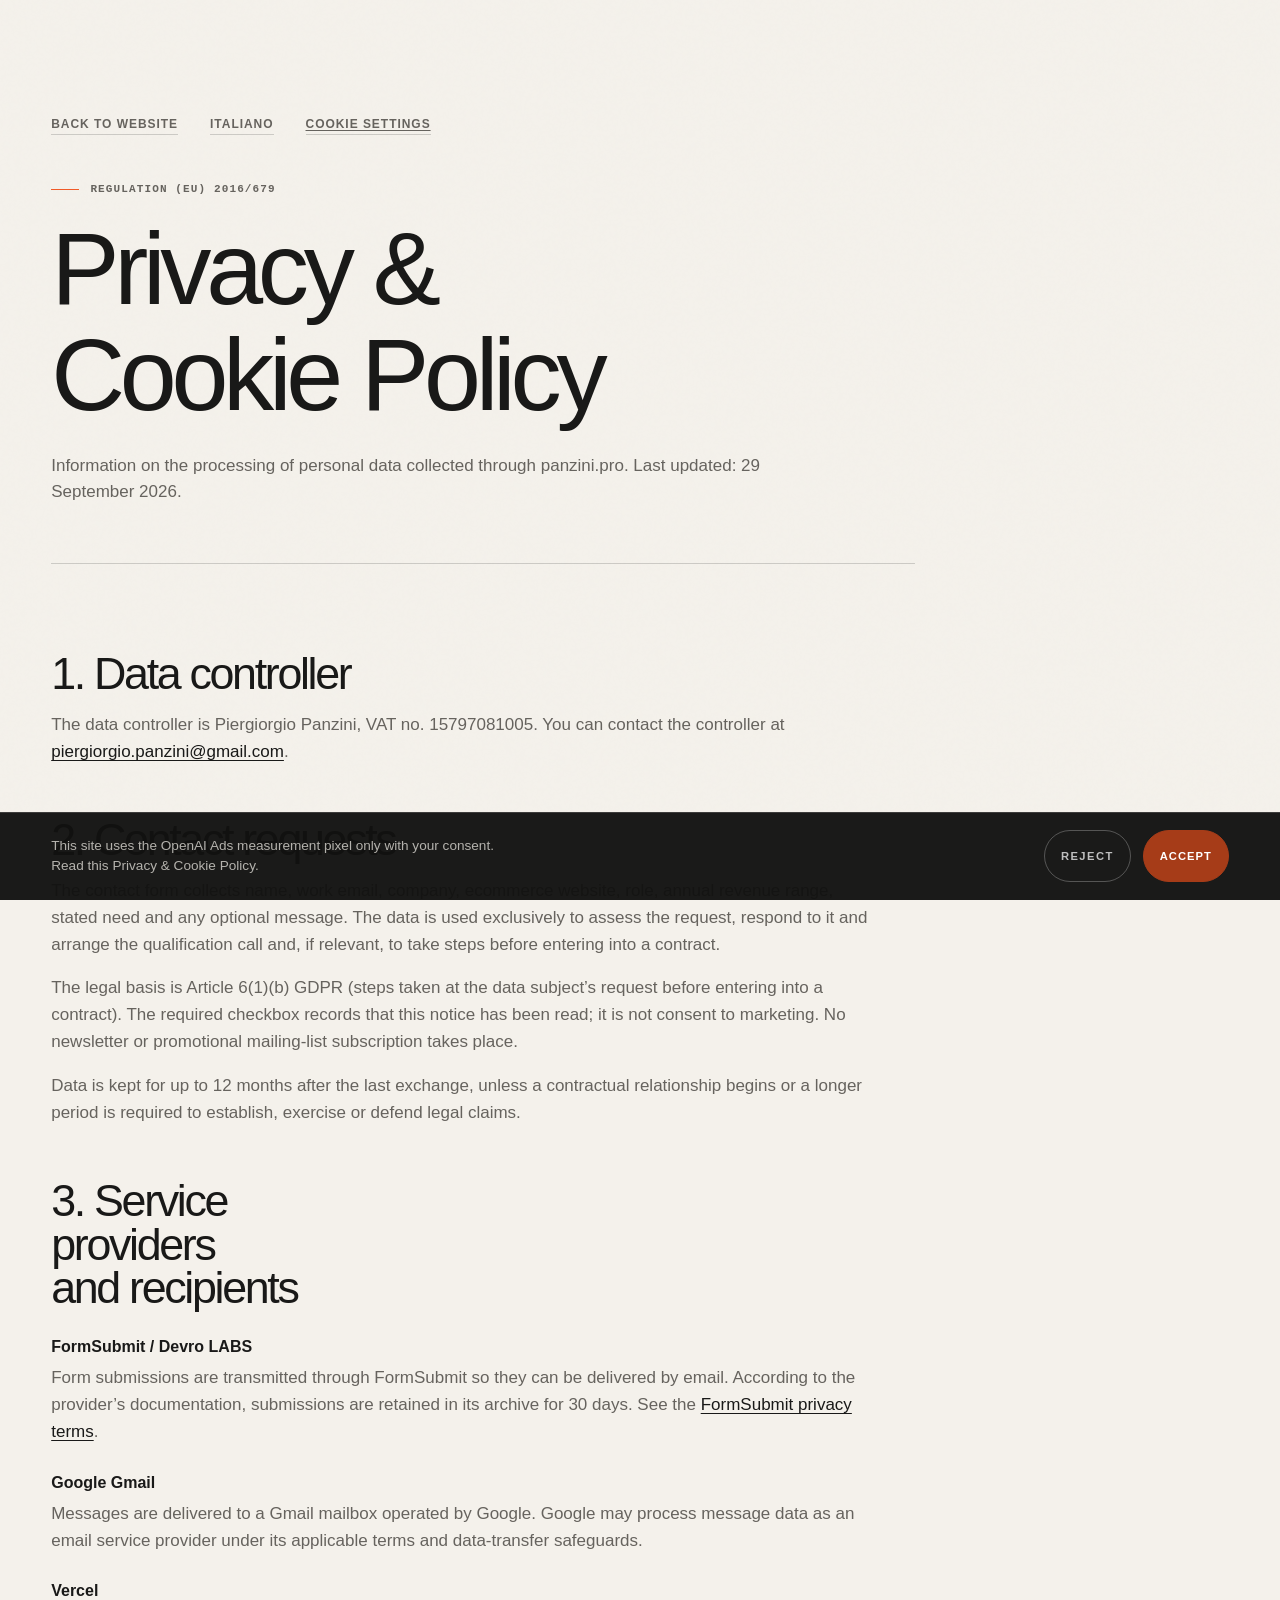
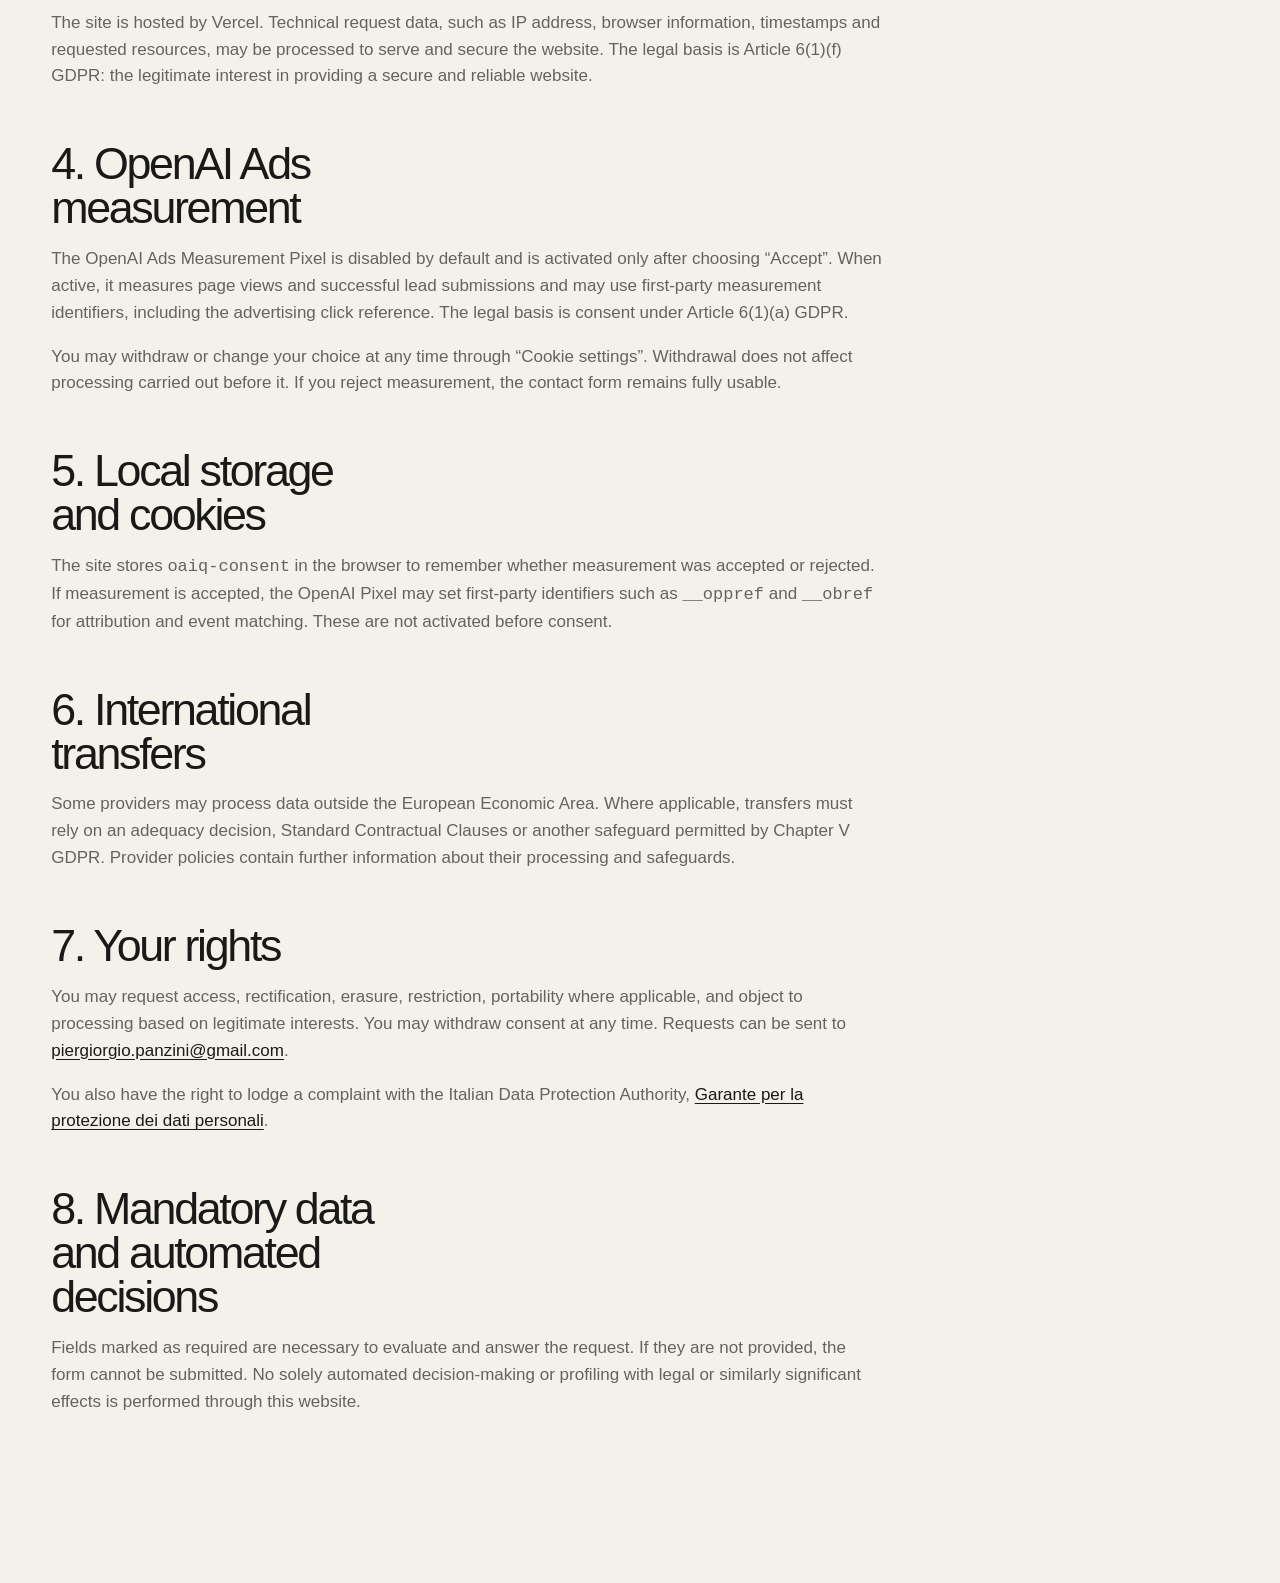
<file: privacy/index.html>
<!doctype html>
<html lang="en">
<head>
  <meta charset="utf-8">
  <script>document.documentElement.classList.add("js");</script>
  <script>
    !function(w,d,s,u){if(w.oaiq)return;var q=function(){q.q.push(arguments)};q.q=[];w.oaiq=q;var j=d.createElement(s);j.async=1;j.src=u;var f=d.getElementsByTagName(s)[0];f.parentNode.insertBefore(j,f)}(window,document,"script","https://bzrcdn.openai.com/sdk/oaiq.min.js");
    oaiq("consent", false);
    oaiq("init",{pixelId:"G5g2G6h9mCLMykLsKtV5My"});
  </script>
  <meta name="viewport" content="width=device-width, initial-scale=1">
  <title>Privacy & Cookie Policy | Piergiorgio Panzini</title>
  <meta name="description" content="Privacy and cookie information for panzini.pro under Regulation (EU) 2016/679.">
  <link rel="icon" type="image/svg+xml" href="/favicon.svg">
  <link rel="canonical" href="https://www.panzini.pro/privacy/">
  <link rel="alternate" hreflang="en" href="https://www.panzini.pro/privacy/">
  <link rel="alternate" hreflang="it" href="https://www.panzini.pro/it/privacy/">
  <link rel="stylesheet" href="../assets/styles.css">
  <script src="../assets/main.js" defer></script>
</head>
<body>
  <div class="consent-banner" data-consent-banner hidden><div class="container consent-banner-inner"><p>This site uses the OpenAI Ads measurement pixel only with your consent. Read this Privacy &amp; Cookie Policy.</p><div class="consent-actions"><button type="button" class="button-outline button-small" data-consent-reject>Reject</button><button type="button" class="button button-small" data-consent-accept>Accept</button></div></div></div>
  <main id="main" class="legal-page"><div class="container">
    <nav class="legal-nav" aria-label="Privacy navigation"><a href="/">Back to website</a><a href="/it/privacy/" lang="it">Italiano</a><button type="button" class="footer-link-button" data-consent-open>Cookie settings</button></nav>
    <header class="legal-header"><p class="kicker">Regulation (EU) 2016/679</p><h1>Privacy &amp; Cookie Policy</h1><p>Information on the processing of personal data collected through panzini.pro. Last updated: 29 September 2026.</p></header>
    <div class="legal-content">
      <section><h2>1. Data controller</h2><p>The data controller is Piergiorgio Panzini, VAT no. 15797081005. You can contact the controller at <a href="mailto:piergiorgio.panzini@gmail.com">piergiorgio.panzini@gmail.com</a>.</p></section>
      <section><h2>2. Contact requests</h2><p>The contact form collects name, work email, company, ecommerce website, role, annual revenue range, stated need and any optional message. The data is used exclusively to assess the request, respond to it and arrange the qualification call and, if relevant, to take steps before entering into a contract.</p><p>The legal basis is Article 6(1)(b) GDPR (steps taken at the data subject’s request before entering into a contract). The required checkbox records that this notice has been read; it is not consent to marketing. No newsletter or promotional mailing-list subscription takes place.</p><p>Data is kept for up to 12 months after the last exchange, unless a contractual relationship begins or a longer period is required to establish, exercise or defend legal claims.</p></section>
      <section><h2>3. Service providers and recipients</h2><h3>FormSubmit / Devro LABS</h3><p>Form submissions are transmitted through FormSubmit so they can be delivered by email. According to the provider’s documentation, submissions are retained in its archive for 30 days. See the <a href="https://formsubmit.co/privacy.pdf" target="_blank" rel="noopener noreferrer">FormSubmit privacy terms</a>.</p><h3>Google Gmail</h3><p>Messages are delivered to a Gmail mailbox operated by Google. Google may process message data as an email service provider under its applicable terms and data-transfer safeguards.</p><h3>Vercel</h3><p>The site is hosted by Vercel. Technical request data, such as IP address, browser information, timestamps and requested resources, may be processed to serve and secure the website. The legal basis is Article 6(1)(f) GDPR: the legitimate interest in providing a secure and reliable website.</p></section>
      <section><h2>4. OpenAI Ads measurement</h2><p>The OpenAI Ads Measurement Pixel is disabled by default and is activated only after choosing “Accept”. When active, it measures page views and successful lead submissions and may use first-party measurement identifiers, including the advertising click reference. The legal basis is consent under Article 6(1)(a) GDPR.</p><p>You may withdraw or change your choice at any time through “Cookie settings”. Withdrawal does not affect processing carried out before it. If you reject measurement, the contact form remains fully usable.</p></section>
      <section><h2>5. Local storage and cookies</h2><p>The site stores <code>oaiq-consent</code> in the browser to remember whether measurement was accepted or rejected. If measurement is accepted, the OpenAI Pixel may set first-party identifiers such as <code>__oppref</code> and <code>__obref</code> for attribution and event matching. These are not activated before consent.</p></section>
      <section><h2>6. International transfers</h2><p>Some providers may process data outside the European Economic Area. Where applicable, transfers must rely on an adequacy decision, Standard Contractual Clauses or another safeguard permitted by Chapter V GDPR. Provider policies contain further information about their processing and safeguards.</p></section>
      <section><h2>7. Your rights</h2><p>You may request access, rectification, erasure, restriction, portability where applicable, and object to processing based on legitimate interests. You may withdraw consent at any time. Requests can be sent to <a href="mailto:piergiorgio.panzini@gmail.com">piergiorgio.panzini@gmail.com</a>.</p><p>You also have the right to lodge a complaint with the Italian Data Protection Authority, <a href="https://www.garanteprivacy.it/" target="_blank" rel="noopener noreferrer">Garante per la protezione dei dati personali</a>.</p></section>
      <section><h2>8. Mandatory data and automated decisions</h2><p>Fields marked as required are necessary to evaluate and answer the request. If they are not provided, the form cannot be submitted. No solely automated decision-making or profiling with legal or similarly significant effects is performed through this website.</p></section>
    </div>
  </div></main>
</body>
</html>
</file>
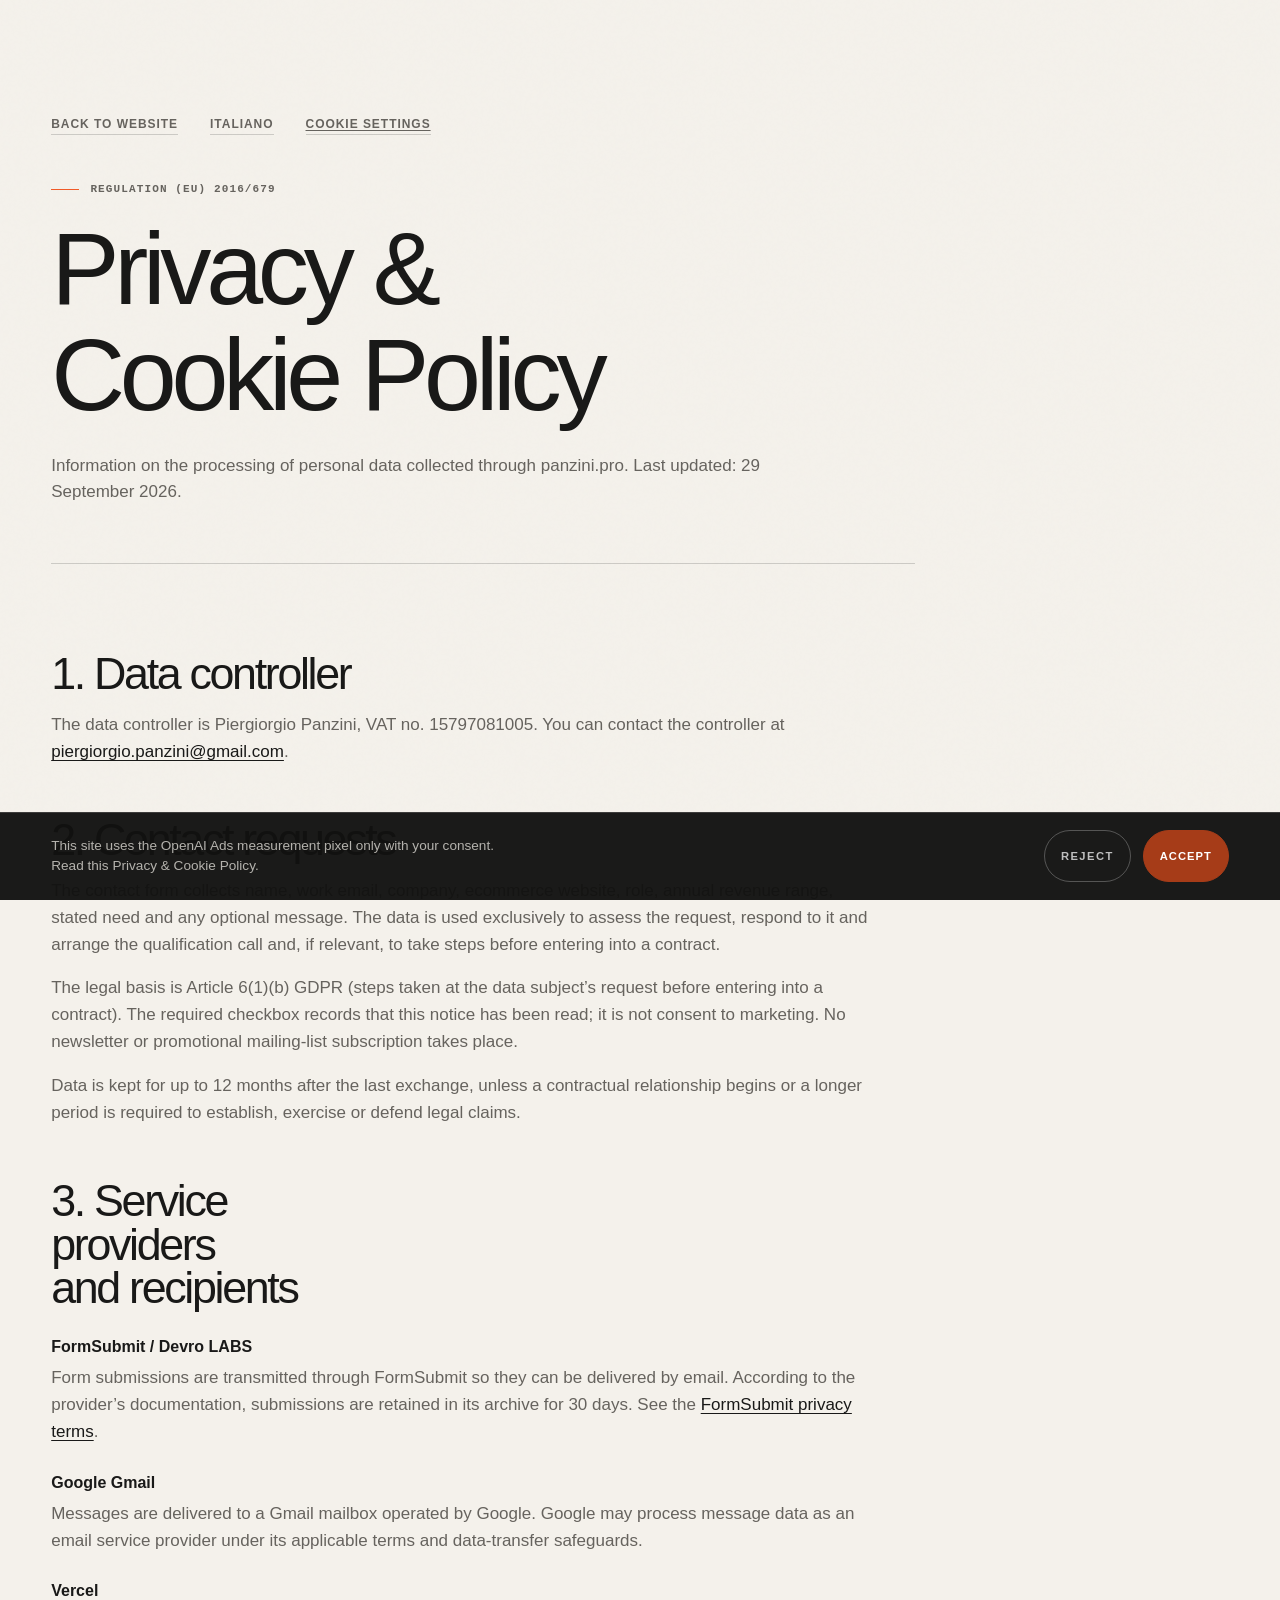
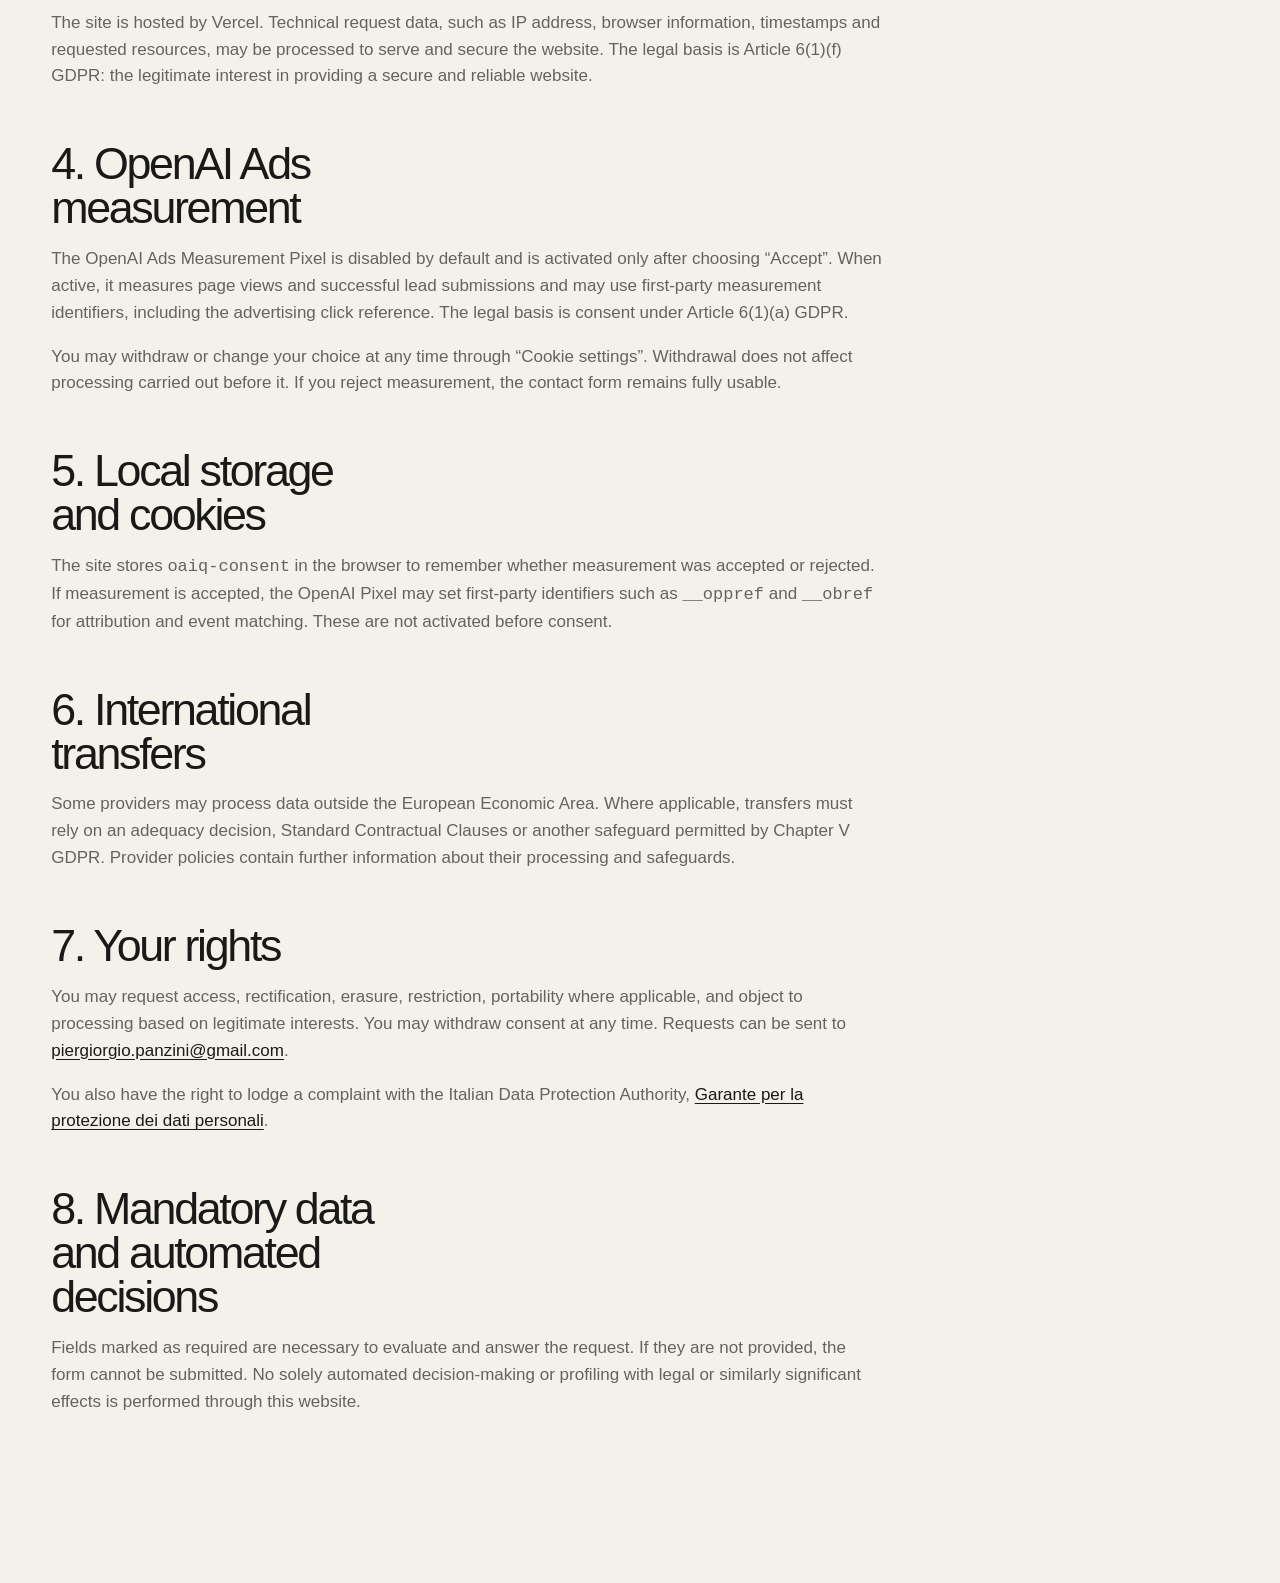
<file: en/privacy/index.html>
<!doctype html>
<html lang="en">
<head>
  <meta charset="utf-8">
  <script>document.documentElement.classList.add("js");</script>
  <script>
    !function(w,d,s,u){if(w.oaiq)return;var q=function(){q.q.push(arguments)};q.q=[];w.oaiq=q;var j=d.createElement(s);j.async=1;j.src=u;var f=d.getElementsByTagName(s)[0];f.parentNode.insertBefore(j,f)}(window,document,"script","https://bzrcdn.openai.com/sdk/oaiq.min.js");
    oaiq("consent", false);
    oaiq("init",{pixelId:"G5g2G6h9mCLMykLsKtV5My"});
  </script>
  <meta name="viewport" content="width=device-width, initial-scale=1">
  <title>Privacy & Cookie Policy | Piergiorgio Panzini</title>
  <meta name="description" content="Privacy and cookie information for panzini.pro under Regulation (EU) 2016/679.">
  <link rel="icon" type="image/svg+xml" href="/favicon.svg">
  <link rel="canonical" href="https://www.panzini.pro/en/privacy/">
  <link rel="alternate" hreflang="en" href="https://www.panzini.pro/en/privacy/">
  <link rel="alternate" hreflang="it" href="https://www.panzini.pro/it/privacy/">
  <link rel="stylesheet" href="/assets/styles.css">
  <script src="/assets/main.js" defer></script>
</head>
<body>
  <div class="consent-banner" data-consent-banner hidden><div class="container consent-banner-inner"><p>This site uses the OpenAI Ads measurement pixel only with your consent. Read this Privacy &amp; Cookie Policy.</p><div class="consent-actions"><button type="button" class="button-outline button-small" data-consent-reject>Reject</button><button type="button" class="button button-small" data-consent-accept>Accept</button></div></div></div>
  <main id="main" class="legal-page"><div class="container">
    <nav class="legal-nav" aria-label="Privacy navigation"><a href="/en/">Back to website</a><a href="/it/privacy/" lang="it">Italiano</a><button type="button" class="footer-link-button" data-consent-open>Cookie settings</button></nav>
    <header class="legal-header"><p class="kicker">Regulation (EU) 2016/679</p><h1>Privacy &amp; Cookie Policy</h1><p>Information on the processing of personal data collected through panzini.pro. Last updated: 29 September 2026.</p></header>
    <div class="legal-content">
      <section><h2>1. Data controller</h2><p>The data controller is Piergiorgio Panzini, VAT no. 15797081005. You can contact the controller at <a href="mailto:piergiorgio.panzini@gmail.com">piergiorgio.panzini@gmail.com</a>.</p></section>
      <section><h2>2. Contact requests</h2><p>The contact form collects name, work email, company, ecommerce website, role, annual revenue range, stated need and any optional message. The data is used exclusively to assess the request, respond to it and arrange the qualification call and, if relevant, to take steps before entering into a contract.</p><p>The legal basis is Article 6(1)(b) GDPR (steps taken at the data subject’s request before entering into a contract). The required checkbox records that this notice has been read; it is not consent to marketing. No newsletter or promotional mailing-list subscription takes place.</p><p>Data is kept for up to 12 months after the last exchange, unless a contractual relationship begins or a longer period is required to establish, exercise or defend legal claims.</p></section>
      <section><h2>3. Service providers and recipients</h2><h3>FormSubmit / Devro LABS</h3><p>Form submissions are transmitted through FormSubmit so they can be delivered by email. According to the provider’s documentation, submissions are retained in its archive for 30 days. See the <a href="https://formsubmit.co/privacy.pdf" target="_blank" rel="noopener noreferrer">FormSubmit privacy terms</a>.</p><h3>Google Gmail</h3><p>Messages are delivered to a Gmail mailbox operated by Google. Google may process message data as an email service provider under its applicable terms and data-transfer safeguards.</p><h3>Vercel</h3><p>The site is hosted by Vercel. Technical request data, such as IP address, browser information, timestamps and requested resources, may be processed to serve and secure the website. The legal basis is Article 6(1)(f) GDPR: the legitimate interest in providing a secure and reliable website.</p></section>
      <section><h2>4. OpenAI Ads measurement</h2><p>The OpenAI Ads Measurement Pixel is disabled by default and is activated only after choosing “Accept”. When active, it measures page views and successful lead submissions and may use first-party measurement identifiers, including the advertising click reference. The legal basis is consent under Article 6(1)(a) GDPR.</p><p>You may withdraw or change your choice at any time through “Cookie settings”. Withdrawal does not affect processing carried out before it. If you reject measurement, the contact form remains fully usable.</p></section>
      <section><h2>5. Local storage and cookies</h2><p>The site stores <code>oaiq-consent</code> in the browser to remember whether measurement was accepted or rejected. If measurement is accepted, the OpenAI Pixel may set first-party identifiers such as <code>__oppref</code> and <code>__obref</code> for attribution and event matching. These are not activated before consent.</p></section>
      <section><h2>6. International transfers</h2><p>Some providers may process data outside the European Economic Area. Where applicable, transfers must rely on an adequacy decision, Standard Contractual Clauses or another safeguard permitted by Chapter V GDPR. Provider policies contain further information about their processing and safeguards.</p></section>
      <section><h2>7. Your rights</h2><p>You may request access, rectification, erasure, restriction, portability where applicable, and object to processing based on legitimate interests. You may withdraw consent at any time. Requests can be sent to <a href="mailto:piergiorgio.panzini@gmail.com">piergiorgio.panzini@gmail.com</a>.</p><p>You also have the right to lodge a complaint with the Italian Data Protection Authority, <a href="https://www.garanteprivacy.it/" target="_blank" rel="noopener noreferrer">Garante per la protezione dei dati personali</a>.</p></section>
      <section><h2>8. Mandatory data and automated decisions</h2><p>Fields marked as required are necessary to evaluate and answer the request. If they are not provided, the form cannot be submitted. No solely automated decision-making or profiling with legal or similarly significant effects is performed through this website.</p></section>
    </div>
  </div></main>
</body>
</html>
</file>
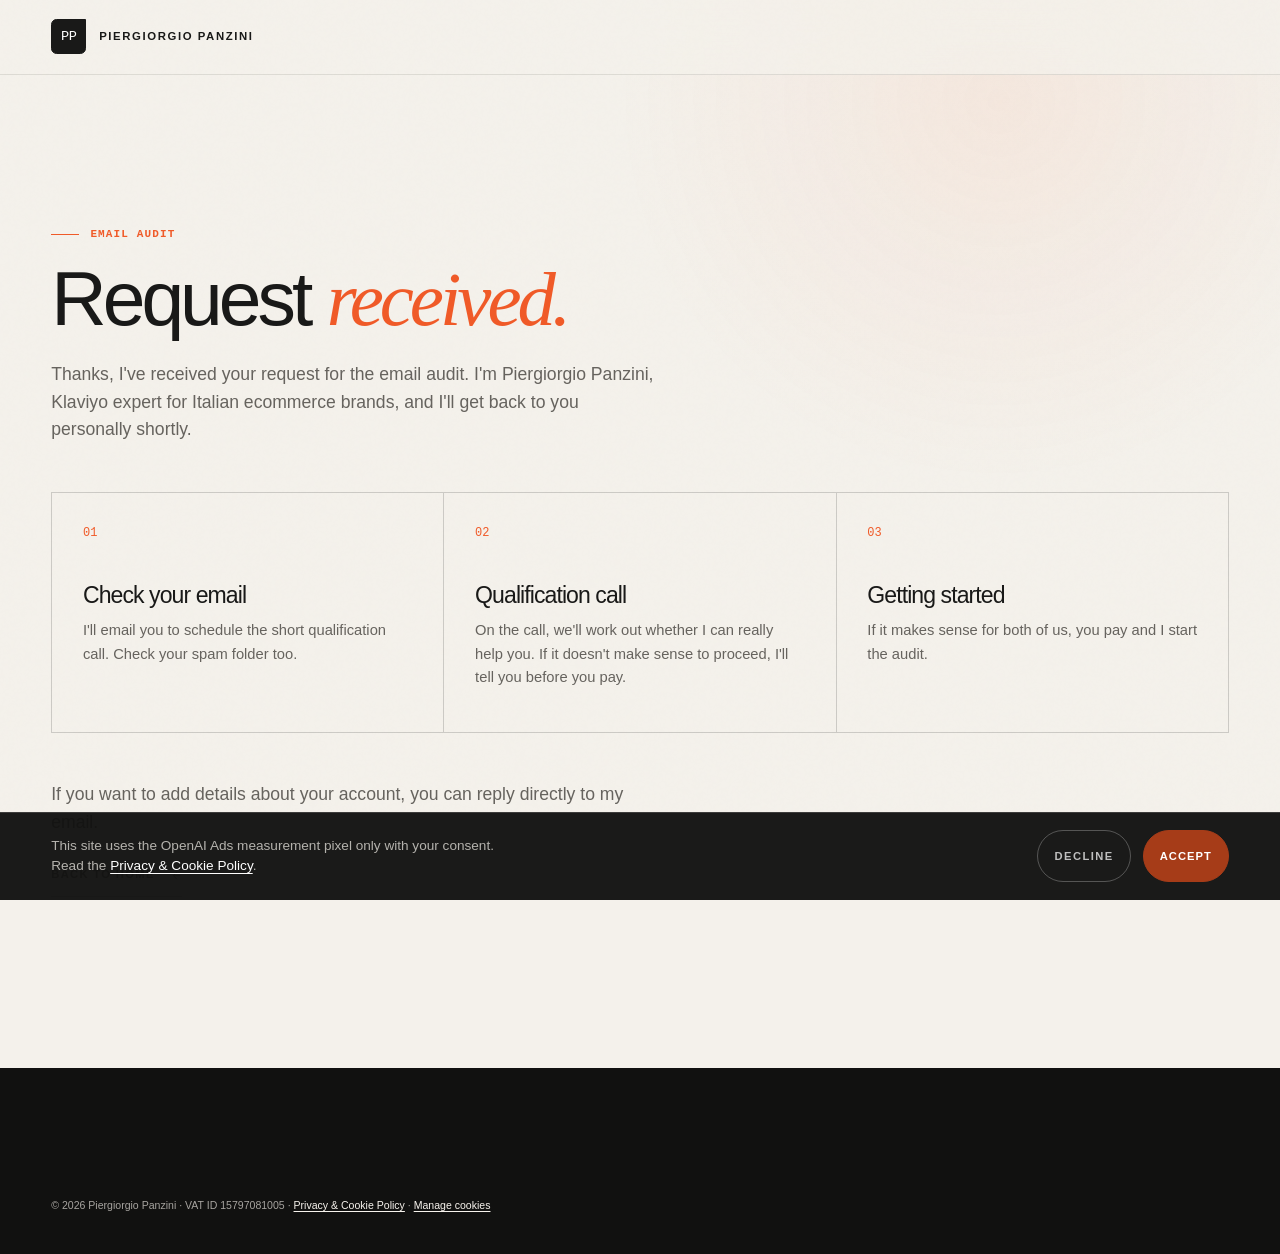
<file: en/thank-you/index.html>
<!doctype html>
<html lang="en">
<head>
  <meta charset="utf-8">
  <script>document.documentElement.classList.add("js");</script>
  <script>
    !function(w,d,s,u){if(w.oaiq)return;var q=function(){q.q.push(arguments)};q.q=[];w.oaiq=q;var j=d.createElement(s);j.async=1;j.src=u;var f=d.getElementsByTagName(s)[0];f.parentNode.insertBefore(j,f)}(window,document,"script","https://bzrcdn.openai.com/sdk/oaiq.min.js");
    oaiq("consent", false);
    oaiq("init",{pixelId:"G5g2G6h9mCLMykLsKtV5My"});
  </script>
  <meta name="viewport" content="width=device-width, initial-scale=1">
  <title>Request received | Piergiorgio Panzini</title>
  <meta name="description" content="Email audit request received. I'll reply personally to schedule the qualification call.">
  <meta name="robots" content="noindex, follow">
  <meta name="theme-color" content="#F4F1EB">
  <link rel="icon" type="image/svg+xml" href="/favicon.svg">
  <link rel="stylesheet" href="/assets/styles.css">
  <script src="/assets/main.js" defer></script>
</head>
<body>
  <div class="consent-banner" data-consent-banner hidden>
    <div class="container consent-banner-inner">
      <p>This site uses the OpenAI Ads measurement pixel only with your consent. Read the <a href="/en/privacy/">Privacy &amp; Cookie Policy</a>.</p>
      <div class="consent-actions">
        <button type="button" class="button-outline button-small" data-consent-reject>Decline</button>
        <button type="button" class="button button-small" data-consent-accept>Accept</button>
      </div>
    </div>
  </div>
  <header class="site-header" data-header>
    <nav class="nav container" aria-label="Main navigation">
      <a class="brand" href="/en/">
        <span class="brand-mark">PP</span>
        <span class="brand-name">Piergiorgio Panzini</span>
      </a>
    </nav>
  </header>

  <main id="main">
    <section class="thanks container">
      <p class="kicker">Email audit</p>
      <h1>Request <em>received.</em></h1>
      <p class="thanks-intro">Thanks, I've received your request for the email audit. I'm Piergiorgio Panzini, Klaviyo expert for Italian ecommerce brands, and I'll get back to you personally shortly.</p>
      <ol class="process-steps">
        <li><h2 class="h3-like">Check your email</h2><p>I'll email you to schedule the short qualification call. Check your spam folder too.</p></li>
        <li><h2 class="h3-like">Qualification call</h2><p>On the call, we'll work out whether I can really help you. If it doesn't make sense to proceed, I'll tell you before you pay.</p></li>
        <li><h2 class="h3-like">Getting started</h2><p>If it makes sense for both of us, you pay and I start the audit.</p></li>
      </ol>
      <p class="thanks-intro">If you want to add details about your account, you can reply directly to my email.</p>
      <p><a class="text-link" href="/en/">Back to home <span aria-hidden="true"><svg class="icon" viewBox="0 0 24 24"><path d="M19 12H5M12 19l-7-7 7-7"/></svg></span></a></p>
    </section>
  </main>

  <footer class="footer">
    <div class="container footer-privacy">
      <p>© 2026 Piergiorgio Panzini · VAT ID 15797081005 · <a href="/en/privacy/">Privacy &amp; Cookie Policy</a> · <button type="button" class="footer-link-button" data-consent-open>Manage cookies</button></p>
    </div>
  </footer>
</body>
</html>
</file>
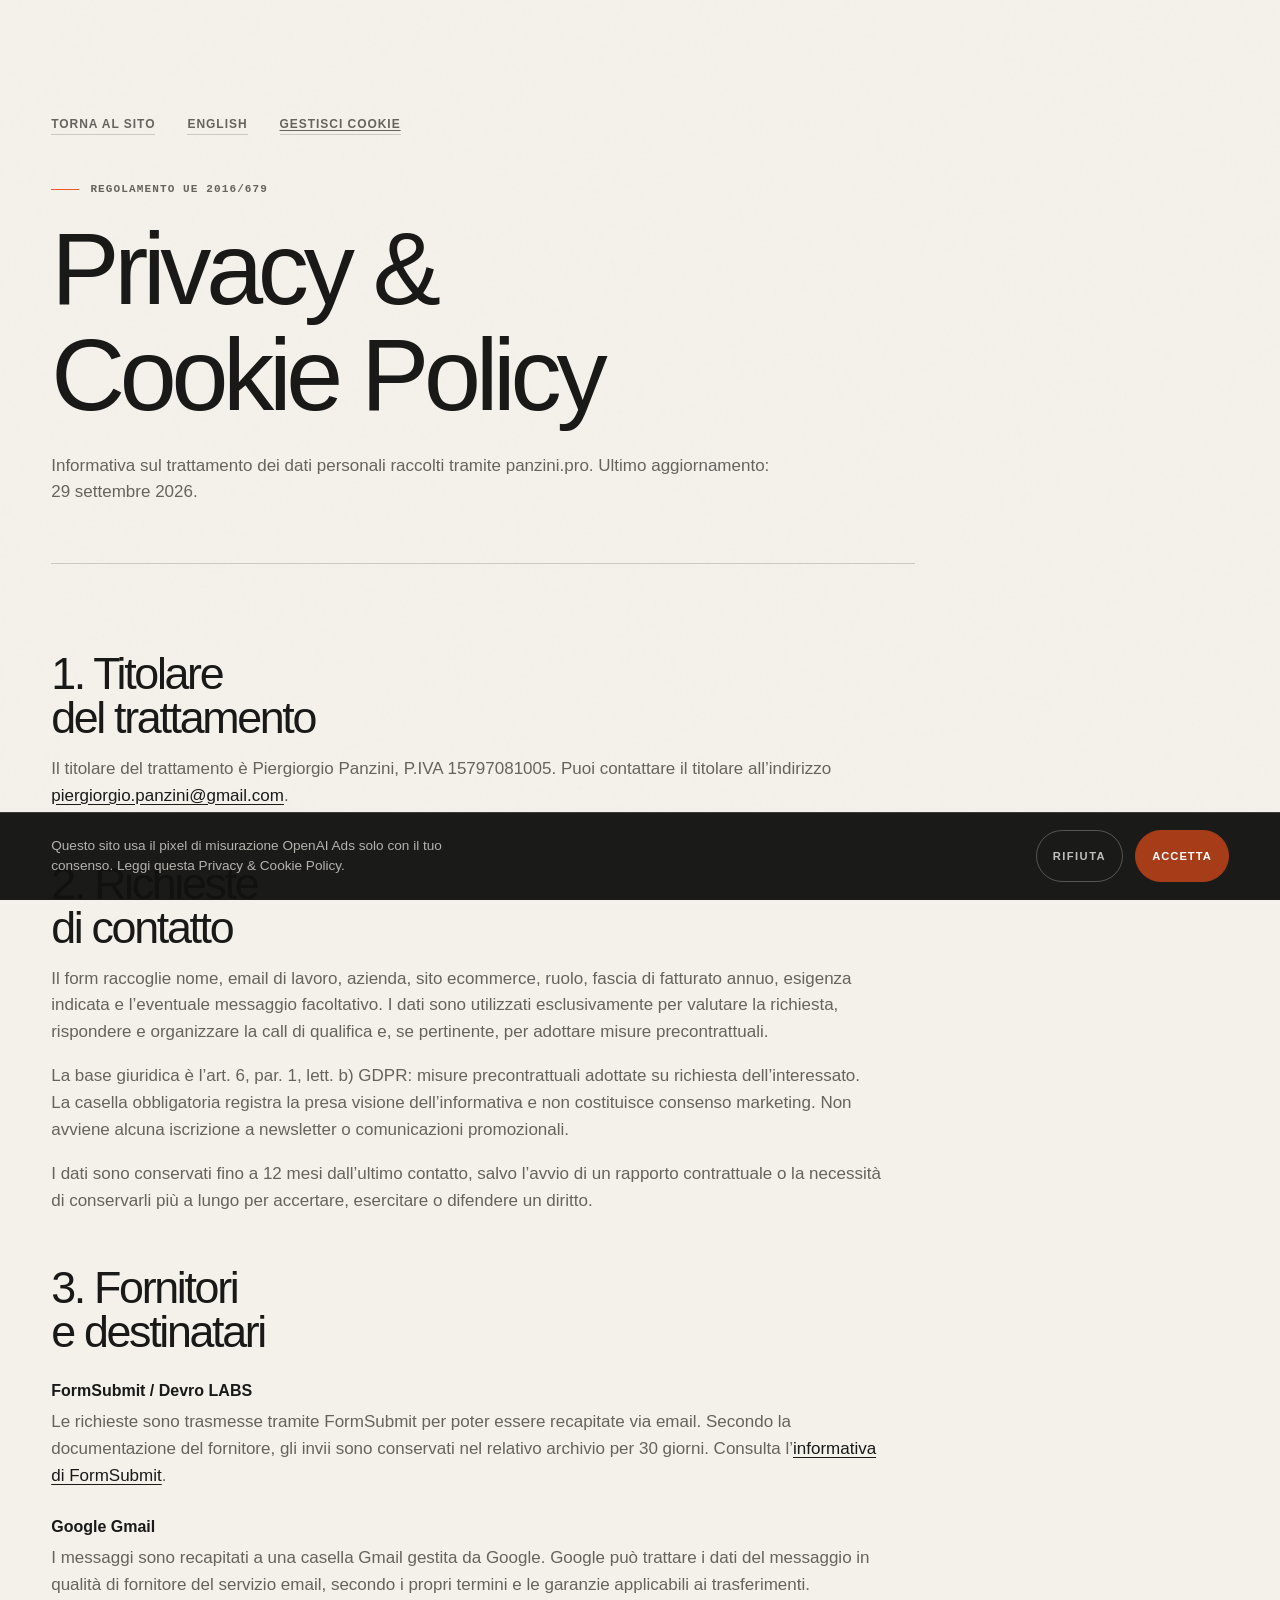
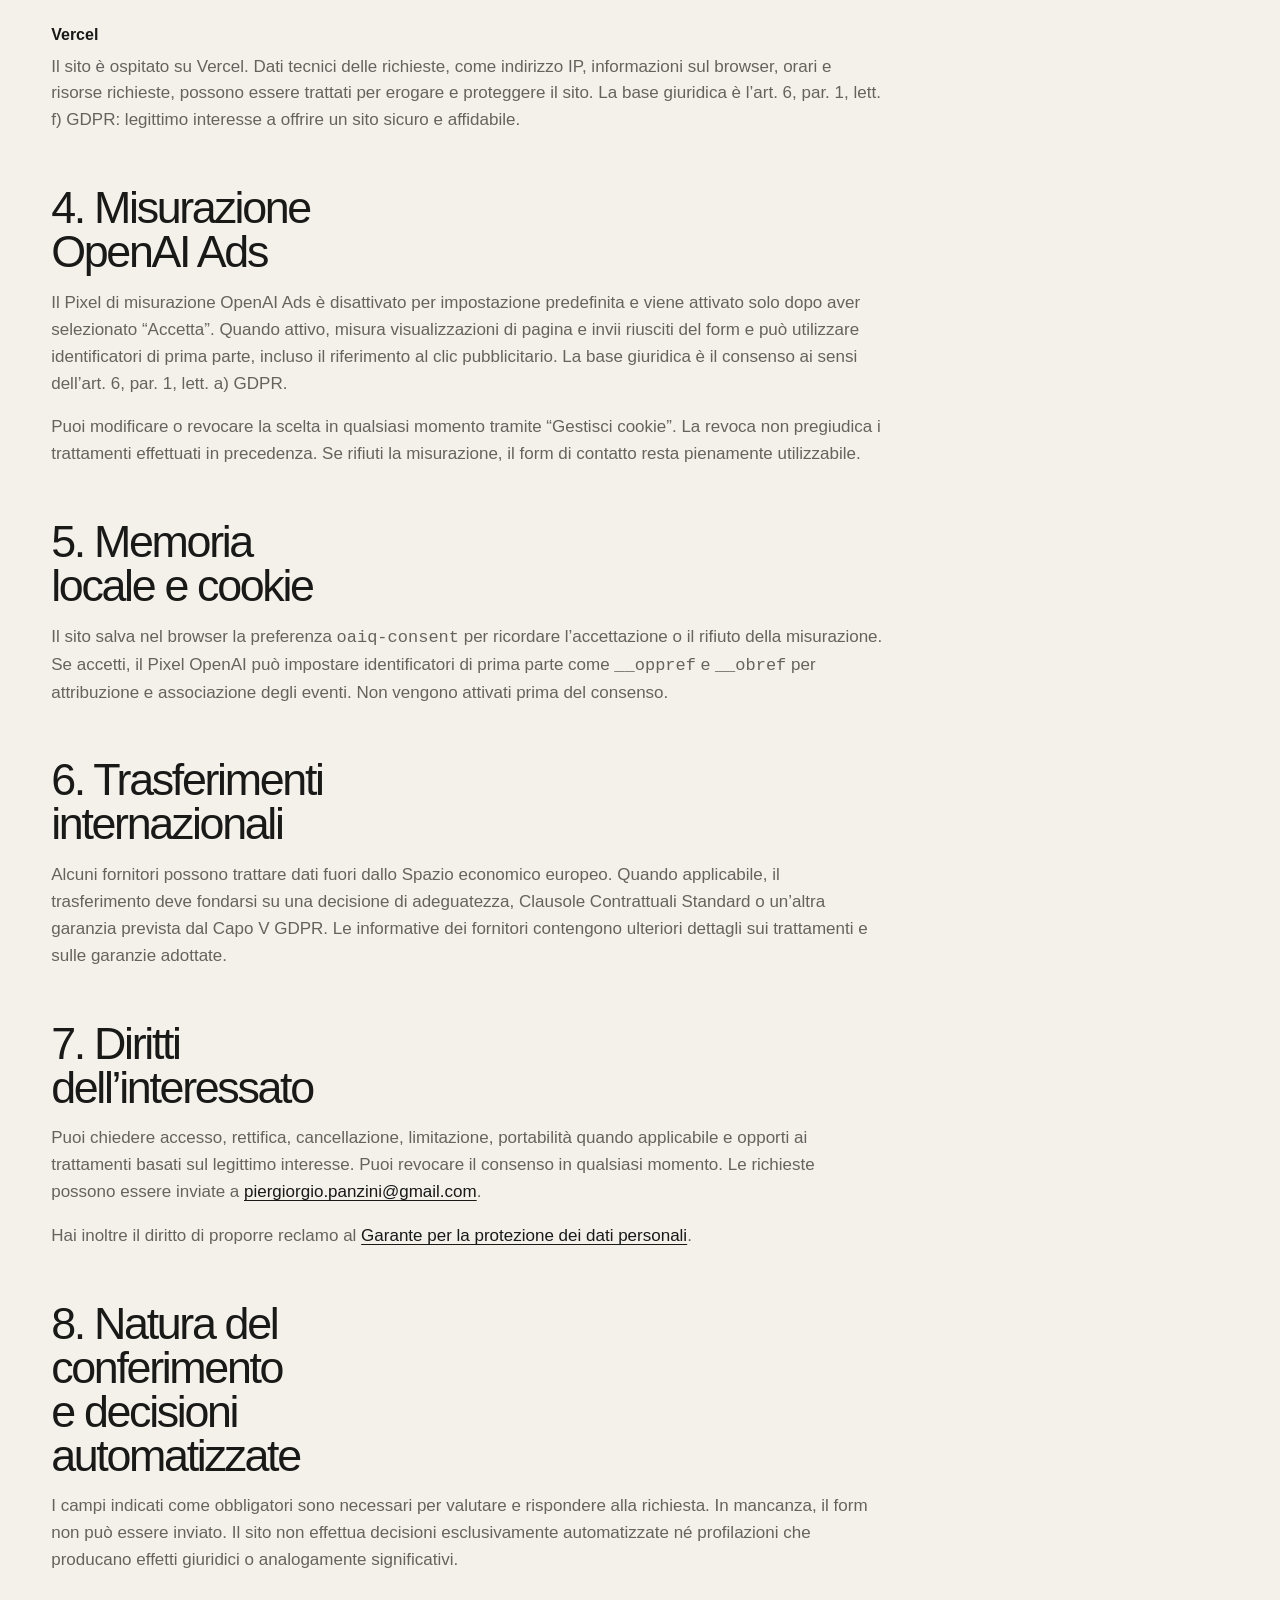
<file: it/privacy/index.html>
<!doctype html>
<html lang="it">
<head>
  <meta charset="utf-8">
  <script>document.documentElement.classList.add("js");</script>
  <script>
    !function(w,d,s,u){if(w.oaiq)return;var q=function(){q.q.push(arguments)};q.q=[];w.oaiq=q;var j=d.createElement(s);j.async=1;j.src=u;var f=d.getElementsByTagName(s)[0];f.parentNode.insertBefore(j,f)}(window,document,"script","https://bzrcdn.openai.com/sdk/oaiq.min.js");
    oaiq("consent", false);
    oaiq("init",{pixelId:"G5g2G6h9mCLMykLsKtV5My"});
  </script>
  <meta name="viewport" content="width=device-width, initial-scale=1">
  <title>Privacy & Cookie Policy | Piergiorgio Panzini</title>
  <meta name="description" content="Informativa privacy e cookie di panzini.pro ai sensi del Regolamento UE 2016/679.">
  <link rel="icon" type="image/svg+xml" href="/favicon.svg">
  <link rel="canonical" href="https://www.panzini.pro/it/privacy/">
  <link rel="alternate" hreflang="en" href="https://www.panzini.pro/privacy/">
  <link rel="alternate" hreflang="it" href="https://www.panzini.pro/it/privacy/">
  <link rel="stylesheet" href="../../assets/styles.css">
  <script src="../../assets/main.js" defer></script>
</head>
<body>
  <div class="consent-banner" data-consent-banner hidden><div class="container consent-banner-inner"><p>Questo sito usa il pixel di misurazione OpenAI Ads solo con il tuo consenso. Leggi questa Privacy &amp; Cookie Policy.</p><div class="consent-actions"><button type="button" class="button-outline button-small" data-consent-reject>Rifiuta</button><button type="button" class="button button-small" data-consent-accept>Accetta</button></div></div></div>
  <main id="main" class="legal-page"><div class="container">
    <nav class="legal-nav" aria-label="Navigazione privacy"><a href="/it/">Torna al sito</a><a href="/privacy/" lang="en">English</a><button type="button" class="footer-link-button" data-consent-open>Gestisci cookie</button></nav>
    <header class="legal-header"><p class="kicker">Regolamento UE 2016/679</p><h1>Privacy &amp; Cookie Policy</h1><p>Informativa sul trattamento dei dati personali raccolti tramite panzini.pro. Ultimo aggiornamento: 29 settembre 2026.</p></header>
    <div class="legal-content">
      <section><h2>1. Titolare del trattamento</h2><p>Il titolare del trattamento è Piergiorgio Panzini, P.IVA 15797081005. Puoi contattare il titolare all’indirizzo <a href="mailto:piergiorgio.panzini@gmail.com">piergiorgio.panzini@gmail.com</a>.</p></section>
      <section><h2>2. Richieste di contatto</h2><p>Il form raccoglie nome, email di lavoro, azienda, sito ecommerce, ruolo, fascia di fatturato annuo, esigenza indicata e l’eventuale messaggio facoltativo. I dati sono utilizzati esclusivamente per valutare la richiesta, rispondere e organizzare la call di qualifica e, se pertinente, per adottare misure precontrattuali.</p><p>La base giuridica è l’art. 6, par. 1, lett. b) GDPR: misure precontrattuali adottate su richiesta dell’interessato. La casella obbligatoria registra la presa visione dell’informativa e non costituisce consenso marketing. Non avviene alcuna iscrizione a newsletter o comunicazioni promozionali.</p><p>I dati sono conservati fino a 12 mesi dall’ultimo contatto, salvo l’avvio di un rapporto contrattuale o la necessità di conservarli più a lungo per accertare, esercitare o difendere un diritto.</p></section>
      <section><h2>3. Fornitori e destinatari</h2><h3>FormSubmit / Devro LABS</h3><p>Le richieste sono trasmesse tramite FormSubmit per poter essere recapitate via email. Secondo la documentazione del fornitore, gli invii sono conservati nel relativo archivio per 30 giorni. Consulta l’<a href="https://formsubmit.co/privacy.pdf" target="_blank" rel="noopener noreferrer">informativa di FormSubmit</a>.</p><h3>Google Gmail</h3><p>I messaggi sono recapitati a una casella Gmail gestita da Google. Google può trattare i dati del messaggio in qualità di fornitore del servizio email, secondo i propri termini e le garanzie applicabili ai trasferimenti.</p><h3>Vercel</h3><p>Il sito è ospitato su Vercel. Dati tecnici delle richieste, come indirizzo IP, informazioni sul browser, orari e risorse richieste, possono essere trattati per erogare e proteggere il sito. La base giuridica è l’art. 6, par. 1, lett. f) GDPR: legittimo interesse a offrire un sito sicuro e affidabile.</p></section>
      <section><h2>4. Misurazione OpenAI Ads</h2><p>Il Pixel di misurazione OpenAI Ads è disattivato per impostazione predefinita e viene attivato solo dopo aver selezionato “Accetta”. Quando attivo, misura visualizzazioni di pagina e invii riusciti del form e può utilizzare identificatori di prima parte, incluso il riferimento al clic pubblicitario. La base giuridica è il consenso ai sensi dell’art. 6, par. 1, lett. a) GDPR.</p><p>Puoi modificare o revocare la scelta in qualsiasi momento tramite “Gestisci cookie”. La revoca non pregiudica i trattamenti effettuati in precedenza. Se rifiuti la misurazione, il form di contatto resta pienamente utilizzabile.</p></section>
      <section><h2>5. Memoria locale e cookie</h2><p>Il sito salva nel browser la preferenza <code>oaiq-consent</code> per ricordare l’accettazione o il rifiuto della misurazione. Se accetti, il Pixel OpenAI può impostare identificatori di prima parte come <code>__oppref</code> e <code>__obref</code> per attribuzione e associazione degli eventi. Non vengono attivati prima del consenso.</p></section>
      <section><h2>6. Trasferimenti internazionali</h2><p>Alcuni fornitori possono trattare dati fuori dallo Spazio economico europeo. Quando applicabile, il trasferimento deve fondarsi su una decisione di adeguatezza, Clausole Contrattuali Standard o un’altra garanzia prevista dal Capo V GDPR. Le informative dei fornitori contengono ulteriori dettagli sui trattamenti e sulle garanzie adottate.</p></section>
      <section><h2>7. Diritti dell’interessato</h2><p>Puoi chiedere accesso, rettifica, cancellazione, limitazione, portabilità quando applicabile e opporti ai trattamenti basati sul legittimo interesse. Puoi revocare il consenso in qualsiasi momento. Le richieste possono essere inviate a <a href="mailto:piergiorgio.panzini@gmail.com">piergiorgio.panzini@gmail.com</a>.</p><p>Hai inoltre il diritto di proporre reclamo al <a href="https://www.garanteprivacy.it/" target="_blank" rel="noopener noreferrer">Garante per la protezione dei dati personali</a>.</p></section>
      <section><h2>8. Natura del conferimento e decisioni automatizzate</h2><p>I campi indicati come obbligatori sono necessari per valutare e rispondere alla richiesta. In mancanza, il form non può essere inviato. Il sito non effettua decisioni esclusivamente automatizzate né profilazioni che producano effetti giuridici o analogamente significativi.</p></section>
    </div>
  </div></main>
</body>
</html>
</file>
<file: assets/styles.css>
:root {
  --bg: #0f0f10;
  --bg-raised: #161617;
  --bg-panel: #1b1b1d;
  --ink: #f2efe9;
  --ink-muted: #a8a49c;
  --ink-faint: #6e6a63;
  --gold: #e8b84b;
  --gold-bright: #f5ce6e;
  --gold-deep: #b98a2b;
  --hairline: rgba(242, 239, 233, 0.08);
  --hairline-strong: rgba(242, 239, 233, 0.15);
  --serif: "Iowan Old Style", "Palatino Linotype", Palatino, Georgia, serif;
  --sans: -apple-system, BlinkMacSystemFont, "Segoe UI", Arial, sans-serif;
  --container: 1240px;
  --gutter: clamp(1.25rem, 4vw, 3rem);
  --section-space: clamp(6.5rem, 11vw, 10.5rem);
  --ease: cubic-bezier(0.22, 1, 0.36, 1);
}

*,
*::before,
*::after {
  box-sizing: border-box;
}

html {
  overflow-x: hidden;
  overflow-x: clip;
  scroll-behavior: smooth;
  scroll-padding-top: 5rem;
  background: var(--bg);
}

body {
  margin: 0;
  overflow-x: hidden;
  overflow-x: clip;
  background:
    radial-gradient(circle at 75% -15%, rgba(232, 184, 75, 0.065), transparent 28rem),
    var(--bg);
  color: var(--ink);
  font-family: var(--sans);
  font-size: 1rem;
  line-height: 1.65;
  -webkit-font-smoothing: antialiased;
}

body::before {
  position: fixed;
  z-index: 100;
  inset: 0;
  pointer-events: none;
  opacity: 0.025;
  content: "";
  background-image: url("data:image/svg+xml,%3Csvg viewBox='0 0 180 180' xmlns='http://www.w3.org/2000/svg'%3E%3Cfilter id='n'%3E%3CfeTurbulence type='fractalNoise' baseFrequency='.9' numOctaves='4' stitchTiles='stitch'/%3E%3C/filter%3E%3Crect width='100%25' height='100%25' filter='url(%23n)' opacity='.65'/%3E%3C/svg%3E");
}

::selection {
  background: var(--gold);
  color: var(--bg);
}

img,
svg {
  display: block;
  max-width: 100%;
}

a {
  color: inherit;
  text-decoration: none;
}

button,
a {
  -webkit-tap-highlight-color: transparent;
}

button {
  font: inherit;
}

h1,
h2,
h3,
p,
blockquote,
figure {
  margin-top: 0;
}

h1,
h2,
h3 {
  font-family: var(--serif);
  font-weight: 440;
  line-height: 1.04;
  letter-spacing: -0.038em;
  text-wrap: balance;
}

h2 {
  margin-bottom: 1.5rem;
  font-size: clamp(2.65rem, 5.5vw, 5.15rem);
}

h3 {
  font-size: clamp(1.65rem, 3vw, 2.5rem);
}

em {
  color: var(--gold-bright);
  font-weight: 400;
}

:focus-visible {
  outline: 2px solid var(--gold-bright);
  outline-offset: 5px;
}

.container {
  width: min(100% - (2 * var(--gutter)), var(--container));
  margin-inline: auto;
}

.section {
  position: relative;
  padding-block: var(--section-space);
}

.section-number {
  margin-bottom: clamp(3rem, 6vw, 5.5rem);
  padding-bottom: 0.75rem;
  border-bottom: 1px solid var(--hairline);
  color: var(--ink-faint);
  font-size: 0.68rem;
  font-weight: 600;
  letter-spacing: 0.16em;
  text-transform: uppercase;
}

.section-heading {
  max-width: 56rem;
  margin-bottom: clamp(3.75rem, 7vw, 6rem);
}

.section-heading > p:last-child {
  max-width: 45rem;
  margin: 1.75rem 0 0;
  color: var(--ink-muted);
  font-size: clamp(1rem, 1.6vw, 1.18rem);
}

.kicker {
  display: flex;
  align-items: center;
  gap: 0.7rem;
  margin-bottom: 1.2rem;
  color: var(--gold);
  font-size: 0.68rem;
  font-weight: 600;
  line-height: 1.2;
  letter-spacing: 0.19em;
  text-transform: uppercase;
}

.kicker::before {
  width: 1.75rem;
  height: 1px;
  background: var(--gold);
  content: "";
}

.gold-rule {
  width: min(8rem, 30%);
  height: 1px;
  background: linear-gradient(90deg, var(--gold), transparent);
}

.icon {
  width: 1em;
  height: 1em;
  flex-shrink: 0;
  fill: none;
  stroke: currentColor;
  stroke-width: 2;
  stroke-linecap: round;
  stroke-linejoin: round;
  vertical-align: -0.125em;
}

.button {
  display: inline-flex;
  min-height: 3.45rem;
  align-items: center;
  justify-content: center;
  gap: 1.4rem;
  padding: 0.95rem 1.5rem;
  border: 1px solid var(--gold);
  background: var(--gold);
  color: #19150d;
  font-size: 0.7rem;
  font-weight: 600;
  letter-spacing: 0.13em;
  line-height: 1;
  text-transform: uppercase;
  transition: background 0.25s, color 0.25s, transform 0.25s;
}

.button:hover {
  transform: translateY(-2px);
  background: transparent;
  color: var(--gold-bright);
}

.button-small {
  min-height: 2.65rem;
  padding: 0.75rem 1rem;
}

.button-large {
  min-height: 4.25rem;
  padding-inline: 2rem;
}

.site-header {
  position: sticky;
  z-index: 50;
  top: 0;
  border-bottom: 1px solid var(--hairline);
  background: rgba(15, 15, 16, 0.82);
  backdrop-filter: blur(18px);
  transition: background 0.25s;
}

.site-header.scrolled {
  background: rgba(15, 15, 16, 0.94);
}

.nav {
  display: flex;
  height: 4.6rem;
  align-items: center;
  justify-content: space-between;
}

.brand {
  display: inline-flex;
  align-items: center;
  gap: 0.8rem;
  font-size: 0.71rem;
  font-weight: 600;
  letter-spacing: 0.14em;
  line-height: 1;
  text-transform: uppercase;
}

.brand-mark {
  display: grid;
  width: 2.2rem;
  aspect-ratio: 1;
  place-items: center;
  border: 1px solid rgba(232, 184, 75, 0.45);
  color: var(--gold-bright);
  font-family: var(--serif);
  font-size: 0.85rem;
  font-weight: 500;
  letter-spacing: -0.02em;
}

.nav-desktop {
  display: flex;
  align-items: center;
  gap: clamp(1rem, 2vw, 2rem);
}

.nav-desktop > a:not(.button) {
  position: relative;
  color: var(--ink-muted);
  font-size: 0.67rem;
  font-weight: 500;
  letter-spacing: 0.1em;
  text-transform: uppercase;
}

.nav-desktop > a:not(.button)::after {
  position: absolute;
  right: 0;
  bottom: -0.4rem;
  left: 0;
  height: 1px;
  transform: scaleX(0);
  transform-origin: right;
  background: var(--gold);
  content: "";
  transition: transform 0.25s;
}

.nav-desktop > a:not(.button):hover {
  color: var(--ink);
}

.nav-desktop > a:not(.button):hover::after {
  transform: scaleX(1);
  transform-origin: left;
}

.language-switcher {
  display: flex;
  align-items: center;
  gap: 0.45rem;
  color: var(--ink-faint);
  font-size: 0.65rem;
  font-weight: 600;
  letter-spacing: 0.1em;
}

.language-switcher a {
  color: var(--ink-muted);
}

.language-switcher a:hover,
.language-switcher a.active {
  color: var(--gold-bright);
}

.menu-toggle {
  display: none;
  width: 2.8rem;
  height: 2.8rem;
  padding: 0.65rem;
  border: 1px solid var(--hairline-strong);
  background: transparent;
  color: var(--ink);
}

.menu-toggle svg {
  fill: none;
  stroke: currentColor;
  stroke-linecap: square;
  stroke-width: 1.4;
}

.menu-toggle .close-icon,
.menu-toggle[aria-expanded="true"] .menu-icon {
  display: none;
}

.menu-toggle[aria-expanded="true"] .close-icon {
  display: block;
}

.mobile-menu {
  position: absolute;
  top: 100%;
  right: 0;
  left: 0;
  max-height: calc(100svh - 4.6rem);
  overflow-y: auto;
  border-top: 1px solid var(--hairline);
  background: var(--bg);
}

.mobile-menu-inner {
  display: flex;
  flex-direction: column;
  align-items: stretch;
  gap: 0;
  padding-block: 1.25rem 1.75rem;
}

.mobile-menu-inner > a:not(.button) {
  padding-block: 0.9rem;
  border-bottom: 1px solid var(--hairline);
  font-family: var(--serif);
  font-size: 1.55rem;
}

.mobile-menu .button {
  margin-top: 1.5rem;
}

.mobile-menu .language-switcher {
  margin-top: 1.5rem;
  justify-content: center;
}

.hero {
  position: relative;
  display: grid;
  overflow: clip;
  min-height: calc(100svh - 4.6rem);
  align-items: center;
  padding-block: clamp(5rem, 9vw, 8rem) 6.5rem;
}

.hero::before {
  position: absolute;
  top: 0;
  bottom: 0;
  left: clamp(60%, 72vw, 78%);
  width: 1px;
  background: var(--hairline);
  content: "";
}

.hero-content {
  position: relative;
  z-index: 1;
  max-width: 67rem;
}

.hero h1 {
  max-width: 65rem;
  margin-bottom: 2rem;
  font-size: clamp(3rem, 7.3vw, 6.3rem);
  line-height: 0.96;
}

.hero h1 em {
  display: inline;
}

.hero-intro {
  max-width: 43rem;
  margin-bottom: 2.7rem;
  color: var(--ink-muted);
  font-size: clamp(1.05rem, 1.8vw, 1.28rem);
}

.hero-actions {
  display: flex;
  align-items: center;
  gap: 2.25rem;
}

.text-link {
  display: inline-flex;
  gap: 1rem;
  align-items: center;
  padding-block: 0.75rem;
  border-bottom: 1px solid var(--hairline-strong);
  color: var(--ink-muted);
  font-size: 0.7rem;
  font-weight: 600;
  letter-spacing: 0.12em;
  text-transform: uppercase;
  transition: color 0.2s, border-color 0.2s;
}

.text-link:hover {
  border-color: var(--gold);
  color: var(--gold-bright);
}

.hero-index {
  position: absolute;
  right: 0;
  bottom: 7.25rem;
  display: flex;
  flex-direction: column;
  gap: 0.35rem;
  color: var(--ink-faint);
  font-size: 0.59rem;
  font-weight: 600;
  letter-spacing: 0.18em;
  text-transform: uppercase;
}

.hero::after,
main > .section::after {
  position: absolute;
  bottom: 0.6rem;
  left: 50%;
  width: 1px;
  height: clamp(1.7rem, 3.5vw, 2.6rem);
  background: linear-gradient(180deg, rgba(232, 184, 75, 0), var(--gold) 60%, rgba(232, 184, 75, 0.2));
  content: "";
  animation: thread-pulse 3s ease-in-out infinite;
}

@keyframes thread-pulse {
  0%, 100% { opacity: 0.35; }
  50% { opacity: 0.85; }
}

.hero-glow,
.contact-glow {
  position: absolute;
  width: 32rem;
  height: 32rem;
  pointer-events: none;
  border-radius: 50%;
  background: radial-gradient(circle, rgba(232, 184, 75, 0.11), rgba(232, 184, 75, 0) 68%);
  filter: blur(2px);
}

.hero-glow {
  top: 3rem;
  right: -11rem;
}


.problem {
  border-top: 1px solid var(--hairline);
}

.problem-grid {
  display: grid;
  grid-template-columns: minmax(0, 0.9fr) minmax(0, 1fr);
  gap: clamp(3rem, 10vw, 9rem);
}

.problem h2 {
  font-size: clamp(2.4rem, 4.7vw, 4.5rem);
}

.problem .gold-rule {
  margin: 2rem 0;
}

.problem blockquote {
  max-width: 35rem;
  margin-bottom: 0;
  color: #d5d1c9;
  font-family: var(--serif);
  font-size: clamp(1.3rem, 2.2vw, 1.75rem);
  font-style: italic;
  line-height: 1.35;
}

.problem-copy {
  align-self: end;
  margin: 0 0 1rem;
  color: var(--ink-muted);
  font-size: clamp(1.05rem, 1.8vw, 1.24rem);
}

.case-studies {
  overflow: hidden;
  border-block: 1px solid var(--hairline);
  background:
    radial-gradient(circle at 88% 5%, rgba(232, 184, 75, 0.06), transparent 25rem),
    var(--bg-raised);
}

.case-featured {
  position: relative;
  margin-bottom: 2rem;
  padding: clamp(1.4rem, 4vw, 4rem);
  border: 1px solid rgba(232, 184, 75, 0.37);
  background:
    linear-gradient(145deg, rgba(232, 184, 75, 0.025), transparent 35%),
    var(--bg);
}

.case-featured::before,
.case-featured::after {
  position: absolute;
  width: 2.4rem;
  height: 2.4rem;
  pointer-events: none;
  content: "";
}

.case-featured::before {
  top: -1px;
  left: -1px;
  border-top: 2px solid var(--gold-bright);
  border-left: 2px solid var(--gold-bright);
}

.case-featured::after {
  right: -1px;
  bottom: -1px;
  border-right: 2px solid var(--gold-bright);
  border-bottom: 2px solid var(--gold-bright);
}

.case-topline {
  display: flex;
  align-items: center;
  justify-content: space-between;
  gap: 1rem;
  padding-bottom: 1.2rem;
  border-bottom: 1px solid var(--hairline);
}

.case-topline .kicker {
  margin: 0;
}

.tag {
  color: var(--ink-faint);
  font-size: 0.65rem;
  font-weight: 500;
  letter-spacing: 0.08em;
  text-transform: uppercase;
}

.case-intro {
  display: grid;
  grid-template-columns: minmax(0, 1.35fr) minmax(17rem, 0.65fr);
  gap: clamp(2rem, 7vw, 7rem);
  align-items: end;
  padding-block: clamp(3rem, 6vw, 5rem);
}

.case-intro h3,
.case-secondary h3 {
  margin: 0;
  font-size: clamp(2.3rem, 5vw, 4.7rem);
}

.case-intro > p,
.case-secondary-copy > p:not(.takeaway) {
  margin: 0;
  color: var(--ink-muted);
}

.before-after {
  display: grid;
  grid-template-columns: minmax(0, 0.58fr) clamp(3rem, 10vw, 7rem) minmax(0, 1.35fr);
  align-items: center;
  gap: clamp(1rem, 3vw, 2.5rem);
  padding-block: clamp(2.5rem, 5vw, 4rem);
  border-block: 1px solid var(--hairline-strong);
}

.before,
.after {
  display: flex;
  flex-direction: column;
}

.metric,
.stat-value,
.mini-stat span,
.about-stats span {
  font-variant-numeric: tabular-nums;
}

.metric {
  font-family: var(--serif);
  font-size: clamp(4rem, 11vw, 9rem);
  font-weight: 420;
  letter-spacing: -0.065em;
  line-height: 0.9;
}

.struck {
  position: relative;
  align-self: flex-start;
  color: var(--ink-faint);
}

.struck::after {
  position: absolute;
  top: 52%;
  right: -0.15em;
  left: -0.1em;
  height: 2px;
  transform: rotate(-8deg);
  background: var(--ink-muted);
  content: "";
}

.metric-gold {
  color: var(--gold-bright);
}

.metric-label {
  margin-top: 1.2rem;
  color: var(--ink-faint);
  font-size: 0.61rem;
  font-weight: 600;
  letter-spacing: 0.12em;
  line-height: 1.4;
  text-transform: uppercase;
}

.result-arrow {
  width: 100%;
  fill: none;
  stroke: var(--gold);
  stroke-width: 1.2;
}

.stat-row {
  display: grid;
  grid-template-columns: repeat(3, 1fr);
}

.stat {
  padding: clamp(1.6rem, 3vw, 2.75rem);
  border-right: 1px solid var(--hairline);
}

.stat:first-child {
  padding-left: 0;
}

.stat:last-child {
  border: 0;
}

.stat-value {
  display: block;
  color: var(--ink);
  font-family: var(--serif);
  font-size: clamp(2rem, 4.2vw, 3.8rem);
  letter-spacing: -0.05em;
  line-height: 1;
}

.stat-label {
  display: block;
  margin-top: 0.8rem;
  color: var(--ink-faint);
  font-size: 0.65rem;
  font-weight: 600;
  letter-spacing: 0.1em;
  text-transform: uppercase;
}

.case-closing {
  margin: 0;
  padding: 1rem 0 0;
  border-top: 1px solid var(--hairline);
  color: var(--gold-bright);
  font-family: var(--serif);
  font-size: clamp(1rem, 1.8vw, 1.3rem);
  font-style: italic;
}

.case-closing span {
  margin-right: 0.5rem;
  font-family: var(--sans);
  font-style: normal;
}

.case-secondary {
  display: grid;
  grid-template-columns: 0.85fr 1.15fr;
  gap: clamp(2rem, 6vw, 5.5rem);
  padding: clamp(1.4rem, 4vw, 4rem);
  border: 1px solid var(--hairline-strong);
  background: var(--bg-panel);
  transition: transform 0.35s var(--ease), border-color 0.35s;
}

.case-secondary:hover {
  transform: translateY(-4px);
  border-color: rgba(232, 184, 75, 0.5);
}

.case-secondary h3 {
  margin: clamp(2.4rem, 5vw, 4rem) 0 1.5rem;
  font-size: clamp(2.1rem, 4vw, 3.6rem);
}

.takeaway {
  margin: 2.5rem 0 0;
  padding-top: 1.2rem;
  border-top: 1px solid var(--hairline);
  color: var(--gold-bright);
  font-family: var(--serif);
  font-size: 1.25rem;
  font-style: italic;
}

.mini-stats {
  display: grid;
  grid-template-columns: repeat(2, 1fr);
}

.mini-stat {
  display: flex;
  min-height: 12rem;
  flex-direction: column;
  justify-content: space-between;
  padding: clamp(1.2rem, 3vw, 2rem);
  border: 1px solid var(--hairline);
  transition: border-color 0.25s, background 0.25s;
}

.mini-stat:hover {
  border-color: var(--gold-deep);
  background: rgba(232, 184, 75, 0.035);
}

.mini-stat span {
  color: var(--gold-bright);
  font-family: var(--serif);
  font-size: clamp(2.6rem, 5vw, 4.5rem);
  letter-spacing: -0.06em;
  line-height: 0.9;
}

.mini-stat p {
  margin: 1.5rem 0 0;
  color: var(--ink-muted);
  font-size: 0.7rem;
  font-weight: 600;
  letter-spacing: 0.08em;
  line-height: 1.4;
  text-transform: uppercase;
}

.method {
  background: var(--bg);
}

.portrait figcaption {
  margin-top: 0.75rem;
  color: var(--ink-faint);
  font-size: 0.61rem;
  font-weight: 600;
  letter-spacing: 0.12em;
  text-transform: uppercase;
}

.method-grid {
  display: grid;
  grid-template-columns: repeat(3, 1fr);
  margin-top: clamp(4rem, 8vw, 7rem);
  border-top: 1px solid var(--hairline-strong);
  border-left: 1px solid var(--hairline-strong);
}

.method-card {
  min-height: 20rem;
  padding: clamp(1.5rem, 3vw, 2.5rem);
  border-right: 1px solid var(--hairline-strong);
  border-bottom: 1px solid var(--hairline-strong);
  background: var(--bg);
  transition: background 0.3s, transform 0.35s var(--ease), border-color 0.3s;
}

.method-card:hover {
  z-index: 1;
  transform: translateY(-4px);
  border-color: rgba(232, 184, 75, 0.45);
  background: var(--bg-raised);
}

.method-card > span {
  display: inline-block;
  margin-bottom: clamp(3rem, 5vw, 5rem);
  color: var(--gold);
  font-family: var(--serif);
  font-size: 1.4rem;
}

.method-card h3 {
  margin-bottom: 1rem;
  font-size: clamp(1.45rem, 2.5vw, 2rem);
}

.method-card p {
  margin: 0;
  color: var(--ink-muted);
  font-size: 0.9rem;
}

.services-heading {
  display: grid;
  grid-template-columns: auto minmax(5rem, 1fr) auto;
  align-items: center;
  gap: clamp(1.5rem, 4vw, 3rem);
  margin-bottom: clamp(3rem, 7vw, 5.5rem);
}

.services-heading h2,
.services-heading .kicker {
  margin: 0;
}

.services-heading .gold-rule {
  width: 100%;
}

.service-list {
  border-top: 1px solid var(--hairline-strong);
}

.service-row {
  position: relative;
  display: grid;
  grid-template-columns: 3rem minmax(15rem, 0.75fr) minmax(18rem, 1fr) 2rem;
  gap: clamp(1rem, 3vw, 2.5rem);
  align-items: center;
  padding: clamp(1.8rem, 4vw, 3.25rem) 0;
  border-bottom: 1px solid var(--hairline-strong);
  transition: padding 0.35s var(--ease), background 0.35s;
}

.service-row:hover {
  padding-inline: 1.25rem;
  background: var(--bg-raised);
}

.service-row > span {
  color: var(--gold-deep);
  font-size: 0.68rem;
  font-weight: 600;
  letter-spacing: 0.1em;
}

.service-row h3,
.service-row p {
  margin: 0;
}

.service-row h3 {
  font-size: clamp(1.6rem, 3vw, 2.5rem);
  transition: color 0.25s;
}

.service-row:hover h3 {
  color: var(--gold-bright);
}

.service-row p {
  color: var(--ink-muted);
}

.service-row i {
  color: var(--ink-faint);
  font-family: var(--sans);
  font-style: normal;
  transition: color 0.2s, transform 0.2s;
}

.service-row:hover i {
  transform: translate(3px, -3px);
  color: var(--gold);
}

.testimonials {
  border-block: 1px solid var(--hairline);
  background: var(--bg-raised);
}

.testimonial-grid {
  display: grid;
  grid-template-columns: repeat(3, 1fr);
  border-top: 1px solid var(--hairline-strong);
  border-left: 1px solid var(--hairline-strong);
}

.testimonial-grid figure {
  display: flex;
  min-height: 28rem;
  flex-direction: column;
  margin: 0;
  padding: clamp(1.5rem, 3.4vw, 3rem);
  border-right: 1px solid var(--hairline-strong);
  border-bottom: 1px solid var(--hairline-strong);
}

.quote-mark {
  height: 4rem;
  color: var(--gold);
  font-family: var(--serif);
  font-size: 5.5rem;
  font-style: italic;
  line-height: 1;
}

.testimonial-grid blockquote {
  margin: auto 0;
  color: #dedad2;
  font-family: var(--serif);
  font-size: clamp(1.25rem, 2vw, 1.65rem);
  font-style: italic;
  line-height: 1.42;
}

.testimonial-grid figcaption {
  margin-top: 2.5rem;
  padding-top: 1rem;
  border-top: 1px solid var(--hairline);
  color: var(--ink-muted);
  font-size: 0.66rem;
  font-weight: 600;
  letter-spacing: 0.14em;
  text-transform: uppercase;
}

.about {
  overflow: hidden;
}

.about-grid {
  display: grid;
  grid-template-columns: minmax(18rem, 0.75fr) minmax(0, 1fr);
  gap: clamp(3rem, 10vw, 9rem);
  align-items: center;
}

.portrait {
  position: relative;
  margin: 0;
}

.portrait::after {
  position: absolute;
  z-index: -1;
  top: 2rem;
  right: -2rem;
  bottom: 2rem;
  left: 2rem;
  border: 1px solid rgba(232, 184, 75, 0.25);
  content: "";
}

.portrait img {
  width: 100%;
  max-height: 44rem;
  object-fit: cover;
  object-position: center 20%;
  filter: grayscale(1) contrast(1.04);
  transition: filter 0.7s var(--ease);
}

.portrait:hover img {
  filter: grayscale(0) contrast(1);
}

.about-copy .section-number {
  margin-bottom: 3rem;
}

.about-copy > p:not(.kicker) {
  max-width: 40rem;
  color: var(--ink-muted);
  font-size: clamp(1rem, 1.7vw, 1.18rem);
}

.about-stats {
  display: grid;
  grid-template-columns: repeat(2, 1fr);
  margin-top: 3.25rem;
  padding-top: 2rem;
  border-top: 1px solid var(--hairline-strong);
}

.about-stats div + div {
  padding-left: clamp(1.5rem, 5vw, 4rem);
  border-left: 1px solid var(--hairline);
}

.about-stats span {
  display: block;
  color: var(--gold-bright);
  font-family: var(--serif);
  font-size: clamp(4rem, 7vw, 6.3rem);
  letter-spacing: -0.07em;
  line-height: 0.85;
}

.about-stats small {
  display: block;
  margin-top: 1rem;
  color: var(--ink-faint);
  font-size: 0.63rem;
  font-weight: 600;
  letter-spacing: 0.11em;
  text-transform: uppercase;
}

.fit {
  border-top: 1px solid var(--hairline);
}

.fit-grid {
  display: grid;
  grid-template-columns: 0.7fr 1fr;
  gap: clamp(3rem, 10vw, 9rem);
}

.fit-grid header {
  position: sticky;
  top: 7rem;
  align-self: start;
}

.fit-grid header h2 {
  font-size: clamp(2.5rem, 5vw, 4.7rem);
}

.fit-grid header p {
  max-width: 27rem;
  color: var(--ink-muted);
}

.fit-list {
  margin: 0;
  padding: 0;
  list-style: none;
}

.fit-list li {
  display: grid;
  grid-template-columns: 2rem 1fr;
  gap: 1.25rem;
  align-items: start;
  padding: 1.6rem 0;
  border-bottom: 1px solid var(--hairline-strong);
}

.fit-list li:first-child {
  padding-top: 0;
}

.fit-list span {
  display: grid;
  width: 1.6rem;
  height: 1.6rem;
  place-items: center;
  border: 1px solid var(--gold-deep);
  color: var(--gold-bright);
  font-family: var(--serif);
  font-size: 1.25rem;
  line-height: 1;
  transition: transform 0.3s var(--ease), background 0.3s, color 0.3s;
}

.fit-list li:hover span {
  transform: rotate(45deg);
  background: var(--gold);
  color: var(--bg);
}

.fit-list p {
  margin: 0;
  font-family: var(--serif);
  font-size: clamp(1.25rem, 2.2vw, 1.7rem);
  line-height: 1.35;
}

.contact {
  position: relative;
  overflow: hidden;
  padding-block: clamp(7rem, 13vw, 12rem);
  border-block: 1px solid rgba(232, 184, 75, 0.26);
  background:
    linear-gradient(rgba(15, 15, 16, 0.45), rgba(15, 15, 16, 0.45)),
    radial-gradient(circle at 50% 110%, rgba(232, 184, 75, 0.14), transparent 42%),
    var(--bg-panel);
  text-align: center;
}

.contact::before,
.contact::after {
  position: absolute;
  top: 0;
  bottom: 0;
  width: 1px;
  background: var(--hairline);
  content: "";
}

.contact::before {
  left: 15%;
}

.contact::after {
  right: 15%;
}

.contact .container {
  position: relative;
  z-index: 1;
}

.contact .kicker {
  justify-content: center;
}

.contact h2 {
  margin-bottom: 1.5rem;
  font-size: clamp(4rem, 10vw, 8.5rem);
}

.contact > .container > p:not(.kicker) {
  max-width: 38rem;
  margin: 0 auto 2.5rem;
  color: var(--ink-muted);
  font-size: clamp(1rem, 1.7vw, 1.2rem);
}

.contact-glow {
  right: calc(50% - 16rem);
  bottom: -17rem;
}

.footer {
  padding-block: clamp(3.5rem, 7vw, 6rem) 2.5rem;
  background: #0b0b0c;
}

.footer-top {
  display: flex;
  align-items: center;
  justify-content: space-between;
  gap: 2rem;
  padding-bottom: 2.75rem;
  border-bottom: 1px solid var(--hairline);
}

.footer-meta {
  display: flex;
  align-items: center;
  gap: clamp(1rem, 3vw, 2.5rem);
  color: var(--ink-muted);
  font-size: 0.68rem;
}

.footer-meta p {
  margin: 0;
}

.footer-meta a {
  border-bottom: 1px solid var(--hairline-strong);
}

.footer-meta a:hover,
.footer-privacy a:hover {
  color: var(--gold-bright);
}

.footer-privacy {
  display: grid;
  grid-template-columns: minmax(0, 1fr) auto;
  gap: 2rem;
  align-items: end;
  padding-top: 2.5rem;
  color: var(--ink-faint);
  font-size: 0.66rem;
  line-height: 1.6;
}

.footer-privacy p {
  max-width: 51rem;
  margin: 0;
}

.footer-privacy p a {
  text-decoration: underline;
  text-underline-offset: 0.2em;
}

.footer-privacy > a {
  font-weight: 600;
  letter-spacing: 0.08em;
  text-transform: uppercase;
  white-space: nowrap;
}

.footer-meta a {
  white-space: nowrap;
}

.js .reveal,
.js .stagger-group > * {
  opacity: 0;
  transform: translateY(28px);
  transition: opacity 0.75s var(--ease), transform 0.75s var(--ease);
}

.reveal.is-visible,
.stagger-group.is-visible > * {
  opacity: 1;
  transform: translateY(0);
}

.stagger-group.is-visible > *:nth-child(2) { transition-delay: 0.08s; }
.stagger-group.is-visible > *:nth-child(3) { transition-delay: 0.16s; }
.stagger-group.is-visible > *:nth-child(4) { transition-delay: 0.24s; }
.stagger-group.is-visible > *:nth-child(5) { transition-delay: 0.32s; }
.stagger-group.is-visible > *:nth-child(6) { transition-delay: 0.4s; }

@media (max-width: 1040px) {
  .nav-desktop {
    display: none;
  }

  .menu-toggle {
    display: block;
  }

  .case-secondary {
    grid-template-columns: 1fr;
  }

  .method-grid {
    grid-template-columns: repeat(2, 1fr);
  }

  .method-card {
    min-height: 18rem;
  }

  .testimonial-grid {
    grid-template-columns: 1fr;
  }

  .testimonial-grid figure {
    min-height: 22rem;
  }
}

@media (max-width: 760px) {
  :root {
    --section-space: 4.5rem;
  }

  .brand-name {
    font-size: 0.64rem;
  }

  .hero {
    min-height: auto;
    padding-block: 4.5rem 5rem;
  }

  .contact {
    padding-block: var(--section-space);
  }

  .section-number {
    margin-bottom: 2.5rem;
  }

  .case-studies {
    padding-bottom: 2.5rem;
  }

  .method,
  .testimonials,
  .fit {
    padding-bottom: 3rem;
  }

  .services {
    padding-bottom: 2.75rem;
  }

  .testimonial-grid figure {
    min-height: 0;
  }

  .hero::before,
  .hero-index {
    display: none;
  }

  .hero h1 {
    font-size: clamp(2.9rem, 13.5vw, 4.8rem);
  }

  .hero-actions {
    align-items: flex-start;
    flex-direction: column;
    gap: 1.2rem;
  }

  .problem-grid,
  .case-intro,
  .about-grid,
  .fit-grid {
    grid-template-columns: 1fr;
  }

  .problem-grid,
  .about-grid,
  .fit-grid {
    gap: 3.5rem;
  }

  .problem-copy {
    margin: 0;
  }

  .case-topline {
    align-items: flex-start;
    flex-direction: column;
  }

  .before-after {
    grid-template-columns: 1fr;
    gap: 2rem;
  }

  .before {
    width: 46%;
  }

  .after {
    width: 100%;
    align-items: flex-end;
    text-align: right;
  }

  .result-arrow {
    width: 5rem;
    margin-left: 20%;
    transform: rotate(90deg);
  }

  .stat-row {
    grid-template-columns: 1fr;
  }

  .stat {
    padding: 1.5rem 0;
    border-right: 0;
    border-bottom: 1px solid var(--hairline);
  }

  .stat:last-child {
    border-bottom: 0;
  }

  .mini-stat {
    min-height: 10rem;
  }

  .method-grid {
    grid-template-columns: 1fr;
  }

  .method-card {
    min-height: auto;
  }

  .method-card > span {
    margin-bottom: 2.5rem;
  }

  .services-heading {
    grid-template-columns: 1fr;
  }

  .services-heading .gold-rule {
    width: 7rem;
  }

  .service-row {
    grid-template-columns: 2.5rem 1fr 1.5rem;
  }

  .service-row p {
    grid-column: 2 / -1;
  }

  .service-row i {
    grid-column: 3;
    grid-row: 1;
  }

  .portrait {
    max-width: 32rem;
  }

  .about-copy {
    padding-top: 1rem;
  }

  .fit-grid header {
    position: static;
  }

  .footer-top,
  .footer-meta {
    align-items: flex-start;
    flex-direction: column;
  }

  .footer-meta {
    gap: 0.75rem;
  }

  .footer-privacy {
    grid-template-columns: 1fr;
  }
}

@media (max-width: 420px) {
  .container {
    width: min(100% - 2.5rem, var(--container));
  }

  .brand-name {
    display: none;
  }

  .hero h1 {
    font-size: 2.85rem;
  }

  .hero-intro {
    font-size: 1rem;
  }

  .section-number {
    margin-bottom: 2.75rem;
  }

  .section-heading {
    margin-bottom: 3rem;
  }

  .case-featured,
  .case-secondary {
    margin-inline: -0.25rem;
    padding: 1.25rem;
  }

  .case-intro h3,
  .case-secondary h3 {
    font-size: 2.45rem;
  }

  .metric {
    font-size: 4.7rem;
  }

  .mini-stats {
    grid-template-columns: 1fr;
  }

  .mini-stat {
    min-height: 8.5rem;
  }

  .about-stats {
    gap: 1.25rem;
  }

  .about-stats div + div {
    padding-left: 1.25rem;
  }

  .contact::before {
    left: 0.75rem;
  }

  .contact::after {
    right: 0.75rem;
  }
}

@media (prefers-reduced-motion: reduce) {
  html {
    scroll-behavior: auto;
  }

  *,
  *::before,
  *::after {
    animation-duration: 0.01ms !important;
    animation-iteration-count: 1 !important;
    scroll-behavior: auto !important;
    transition-duration: 0.01ms !important;
  }

  .reveal,
  .stagger-group > * {
    opacity: 1;
    transform: none;
  }
}

.consent-banner {
  position: fixed;
  z-index: 100;
  inset-inline: 0;
  bottom: 0;
  border-top: 1px solid var(--hairline-strong);
  background: var(--bg-panel);
}

.consent-banner[hidden] {
  display: none;
}

.consent-banner-inner {
  display: flex;
  flex-wrap: wrap;
  align-items: center;
  justify-content: space-between;
  gap: 1rem;
  padding-block: 1.1rem;
}

.consent-banner-inner p {
  margin: 0;
  max-width: 60ch;
  color: var(--ink-muted);
  font-size: 0.85rem;
  line-height: 1.5;
}

.consent-actions {
  display: flex;
  flex-shrink: 0;
  gap: 0.75rem;
}

.button-outline {
  display: inline-flex;
  min-height: 2.65rem;
  align-items: center;
  justify-content: center;
  padding: 0.75rem 1rem;
  border: 1px solid var(--hairline-strong);
  background: transparent;
  color: var(--ink-muted);
  font-size: 0.7rem;
  font-weight: 600;
  letter-spacing: 0.13em;
  line-height: 1;
  text-transform: uppercase;
  transition: border-color 0.25s, color 0.25s;
}

.button-outline:hover {
  border-color: var(--gold);
  color: var(--ink);
}

@media (max-width: 640px) {
  .consent-banner-inner {
    flex-direction: column;
    align-items: stretch;
  }

  .consent-actions {
    justify-content: flex-end;
  }
}


/* Contact form and privacy controls */
.consent-banner-inner a,
.footer-link-button { color: var(--ink); text-decoration: underline; text-underline-offset: 0.2em; }
.footer-link-button { padding: 0; border: 0; background: none; cursor: pointer; font-size: inherit; }
.contact-layout { display: grid; grid-template-columns: minmax(0, .78fr) minmax(32rem, 1.22fr); gap: clamp(3rem, 8vw, 7rem); align-items: start; text-align: left; }
.contact-intro { position: sticky; top: 7rem; }
.contact .contact-intro .kicker { justify-content: flex-start; }
.contact .contact-intro h2 { max-width: 9ch; margin-bottom: 1.75rem; font-size: clamp(3.4rem, 6.8vw, 6.5rem); }
.contact .contact-intro > p { max-width: 36rem; margin: 0 0 2rem; color: var(--ink-muted); font-size: clamp(1rem, 1.5vw, 1.15rem); }
.contact-promises { margin: 0; padding: 0; list-style: none; }
.contact-promises li { position: relative; padding: .7rem 0 .7rem 1.5rem; border-top: 1px solid var(--hairline); color: var(--ink-muted); font-size: .86rem; }
.contact-promises li::before { position: absolute; left: 0; color: var(--gold); content: "-"; }
.contact-form { padding: clamp(1.4rem, 4vw, 3rem); border: 1px solid var(--hairline-strong); background: rgba(15,15,16,.78); backdrop-filter: blur(10px); }
.form-grid { display: grid; grid-template-columns: repeat(2,minmax(0,1fr)); gap: 1.25rem; }
.form-field { display: flex; min-width: 0; flex-direction: column; gap: .55rem; }
.form-field-wide { grid-column: 1 / -1; }
.form-field label { color: var(--ink); font-size: .75rem; font-weight: 600; letter-spacing: .05em; }
.form-field label span { color: var(--ink-faint); font-weight: 400; }
.form-field input,.form-field select,.form-field textarea { width: 100%; min-height: 3.25rem; border: 1px solid var(--hairline-strong); border-radius: 0; background: var(--bg); color: var(--ink); font: inherit; font-size: 1rem; line-height: 1.4; transition: border-color .2s,box-shadow .2s; }
.form-field input,.form-field select { padding: .75rem .9rem; }
.form-field textarea { min-height: 8rem; padding: .9rem; resize: vertical; }
.form-field input:focus,.form-field select:focus,.form-field textarea:focus { outline: 0; border-color: var(--gold); box-shadow: 0 0 0 3px rgba(232,184,75,.12); }
.form-field select { color-scheme: dark; }
.privacy-check { display: grid; grid-template-columns: 1.2rem 1fr; gap: .75rem; align-items: start; margin: 1.5rem 0; color: var(--ink-muted); cursor: pointer; font-size: .8rem; line-height: 1.5; }
.privacy-check input { width: 1.1rem; height: 1.1rem; margin: .15rem 0 0; accent-color: var(--gold); }
.privacy-check a { color: var(--ink); text-decoration: underline; text-underline-offset: .2em; }
.form-submit { border: 0; cursor: pointer; }
.form-submit:disabled { cursor: wait; opacity: .65; }
.form-status { min-height: 1.5rem; margin: 1rem 0 0; color: var(--ink-muted); font-size: .85rem; }
.form-status.is-success { color: #9fd3ac; }
.form-status.is-error { color: #f1a5a5; }
.form-honey { position: absolute !important; left: -10000px !important; width: 1px !important; height: 1px !important; overflow: hidden !important; }
.legal-page { min-height: 100vh; padding-block: clamp(4rem,9vw,8rem); }
.legal-header { max-width: 54rem; margin-bottom: clamp(3rem,7vw,5.5rem); padding-bottom: 2.5rem; border-bottom: 1px solid var(--hairline-strong); }
.legal-header h1 { margin-bottom: 1.5rem; font-size: clamp(3.2rem,8vw,6.7rem); }
.legal-header p { max-width: 46rem; color: var(--ink-muted); }
.legal-nav { display: flex; flex-wrap: wrap; gap: 1rem 2rem; margin-bottom: 3rem; }
.legal-nav a,.legal-nav button { border-bottom: 1px solid var(--hairline-strong); color: var(--ink-muted); font-size: .75rem; font-weight: 600; letter-spacing: .08em; text-transform: uppercase; }
.legal-content { max-width: 52rem; }
.legal-content section { margin-bottom: 3.25rem; }
.legal-content h2 { margin-bottom: 1rem; font-size: clamp(1.8rem,4vw,2.8rem); }
.legal-content h3 { margin: 1.8rem 0 .6rem; font-family: var(--sans); font-size: 1rem; font-weight: 600; letter-spacing: 0; }
.legal-content p,.legal-content li { color: var(--ink-muted); }
.legal-content a { color: var(--ink); text-decoration: underline; text-underline-offset: .2em; }
.legal-content ul { padding-left: 1.25rem; }
@media (max-width: 900px) { .contact-layout { grid-template-columns: 1fr; } .contact-intro { position: static; } .contact .contact-intro h2 { max-width: 12ch; } }
@media (max-width: 640px) { .form-grid { grid-template-columns: 1fr; } .form-field-wide { grid-column: auto; } .contact-form { padding: 1.25rem; } }

/* --------------------------------------------------------------------------
   2026 redesign - editorial data observatory
   Ventriloc structure, Monopo-inspired patient motion.
   -------------------------------------------------------------------------- */

:root {
  --bg: #f4f1eb;
  --bg-raised: #ebe7df;
  --bg-panel: #ffffff;
  --ink: #191918;
  --ink-muted: #66635e;
  --ink-faint: #918d86;
  --gold: #f05a28;
  --gold-bright: #ff6b35;
  --gold-deep: #a63c18;
  --hairline: rgba(25, 25, 24, 0.1);
  --hairline-strong: rgba(25, 25, 24, 0.18);
  --serif: "Iowan Old Style", "Palatino Linotype", Palatino, Georgia, serif;
  --sans: "Helvetica Neue", Helvetica, Arial, sans-serif;
  --container: 1280px;
  --gutter: clamp(1.25rem, 4vw, 3.25rem);
  --section-space: clamp(6.5rem, 10vw, 10rem);
  --ease: cubic-bezier(0.19, 1, 0.22, 1);
  --paper: #f4f1eb;
  --paper-deep: #e6e0d6;
  --graphite: #191918;
  --ember: #f05a28;
}

html {
  background: var(--paper);
}

body {
  background:
    radial-gradient(circle at 78% 8%, rgba(240, 90, 40, 0.065), transparent 24rem),
    var(--paper);
  color: var(--graphite);
  font-size: 1.0625rem;
  line-height: 1.58;
}

body::before {
  z-index: 80;
  opacity: 0.018;
  mix-blend-mode: multiply;
}

::selection {
  background: var(--ember);
  color: #fff;
}

h1,
h2,
h3 {
  font-family: var(--sans);
  font-weight: 450;
  letter-spacing: -0.052em;
}

h2 {
  max-width: 14ch;
  font-size: clamp(2.8rem, 5.5vw, 5.4rem);
  line-height: 0.98;
}

h3 {
  letter-spacing: -0.04em;
}

em {
  color: var(--ember);
  font-family: var(--serif);
  font-weight: 400;
}

:focus-visible {
  outline-color: var(--ember);
}

.section-number {
  display: flex;
  align-items: center;
  justify-content: space-between;
  margin-bottom: clamp(3.5rem, 7vw, 6.5rem);
  padding-bottom: 0.9rem;
  border-color: var(--hairline-strong);
  color: var(--ink-muted);
  font-family: ui-monospace, "SFMono-Regular", Consolas, monospace;
  font-size: 0.72rem;
  font-weight: 500;
  letter-spacing: 0.05em;
}

.section-number::after {
  width: 0.5rem;
  height: 0.5rem;
  border-radius: 50%;
  background: var(--ember);
  content: "";
}

.kicker {
  color: var(--ember);
  font-family: ui-monospace, "SFMono-Regular", Consolas, monospace;
  font-size: 0.69rem;
  font-weight: 600;
  letter-spacing: 0.1em;
}

.kicker::before,
.gold-rule {
  background: var(--ember);
}

.button {
  min-height: 3.25rem;
  gap: 1.25rem;
  border: 1px solid var(--graphite);
  border-radius: 999px;
  background: var(--graphite);
  color: #fff;
  font-size: 0.7rem;
  letter-spacing: 0.09em;
  transition: color 0.8s var(--ease), background 0.8s var(--ease), transform 0.8s var(--ease), border-color 0.8s var(--ease);
}

.button:hover {
  transform: translateY(-3px);
  border-color: var(--ember);
  background: var(--ember);
  color: #fff;
}

.button-outline {
  border-color: rgba(255,255,255,.26);
  border-radius: 999px;
  color: rgba(255,255,255,.72);
}

.button-outline:hover {
  border-color: var(--ember);
  color: #fff;
}

.site-header {
  border-color: var(--hairline);
  background: rgba(244, 241, 235, 0.78);
  color: var(--graphite);
}

.site-header.scrolled {
  background: rgba(244, 241, 235, 0.94);
}

.brand-mark {
  border-color: var(--graphite);
  border-radius: 0.35rem 0 0.35rem 0.35rem;
  background: var(--graphite);
  color: #fff;
  font-family: ui-monospace, "SFMono-Regular", Consolas, monospace;
}

.brand-name,
.nav-desktop > a:not(.button),
.language-switcher {
  color: var(--graphite);
}

.nav-desktop > a:not(.button)::after {
  background: var(--ember);
}

.menu-toggle {
  color: var(--graphite);
}

.mobile-menu {
  border-color: var(--hairline-strong);
  background: rgba(244, 241, 235, 0.98);
  color: var(--graphite);
}

.hero {
  grid-template-columns: minmax(0, 1.05fr) minmax(25rem, 0.75fr);
  gap: clamp(2rem, 5vw, 5.5rem);
  min-height: calc(100svh - 4.6rem);
  padding-block: clamp(4.5rem, 7vw, 7rem);
}

.hero::before {
  top: 7%;
  right: 0;
  bottom: 7%;
  left: auto;
  background: var(--hairline-strong);
}

.hero::after,
main > .section::after {
  background: linear-gradient(180deg, transparent, var(--ember) 60%, rgba(240,90,40,.2));
}

.hero-glow {
  top: 14%;
  right: 9%;
  width: 34rem;
  height: 34rem;
  background: radial-gradient(circle, rgba(240,90,40,.13), rgba(240,90,40,0) 68%);
}

.hero-content {
  max-width: 49rem;
}

.hero h1 {
  max-width: 13ch;
  margin-bottom: 2rem;
  font-size: clamp(3.5rem, 6.65vw, 7rem);
  line-height: 0.88;
}

.hero h1 em {
  color: var(--ember);
}

.hero-intro {
  max-width: 39rem;
  color: var(--ink-muted);
  font-size: clamp(1.02rem, 1.45vw, 1.22rem);
}

.text-link {
  border-color: var(--hairline-strong);
  color: var(--ink-muted);
}

.text-link:hover {
  border-color: var(--ember);
  color: var(--ember);
}

.hero-index {
  right: 1rem;
  bottom: 4rem;
  color: var(--ink-muted);
}

.hero-observatory {
  position: relative;
  z-index: 2;
  min-height: 39rem;
  perspective: 1200px;
}

.observatory-orbit {
  position: absolute;
  inset: 7% 3% 8% 5%;
  border: 1px solid var(--hairline-strong);
  border-radius: 52% 48% 51% 49%;
  transform: rotate(-9deg);
}

.observatory-orbit::before,
.observatory-orbit::after {
  position: absolute;
  border: 1px dashed rgba(25,25,24,.12);
  border-radius: 50%;
  content: "";
}

.observatory-orbit::before {
  inset: 13% -7% 10% 8%;
  transform: rotate(21deg);
}

.observatory-orbit::after {
  inset: 27% 10% 29% -11%;
  transform: rotate(-18deg);
}

.data-card {
  position: absolute;
  display: flex;
  flex-direction: column;
  padding: 1.25rem;
  border: 1px solid rgba(25,25,24,.13);
  border-radius: 1.25rem 0 1.25rem 1.25rem;
  background: rgba(255,255,255,.78);
  box-shadow: 0 1.5rem 4rem rgba(38,31,22,.08);
  backdrop-filter: blur(16px);
  will-change: transform;
  transition: transform 1.25s var(--ease), box-shadow 1.25s var(--ease), border-color 1.25s var(--ease);
}

.data-card:hover {
  border-color: rgba(240,90,40,.45);
  box-shadow: 0 2rem 5rem rgba(38,31,22,.13);
}

.data-card-revenue {
  top: 9%;
  right: 3%;
  width: min(88%, 25rem);
  min-height: 15.5rem;
}

.data-card-open {
  top: 48%;
  left: 0;
  width: 13rem;
  min-height: 10.5rem;
  animation: card-float 8s ease-in-out infinite;
}

.data-card-flows {
  right: 0;
  bottom: 3%;
  width: 18rem;
  min-height: 10rem;
  animation: card-float 10s 1.2s ease-in-out infinite reverse;
}

.data-label,
.data-trend,
.observatory-stamp {
  font-family: ui-monospace, "SFMono-Regular", Consolas, monospace;
  font-size: 0.65rem;
  letter-spacing: 0.035em;
}

.data-label {
  color: var(--ink-muted);
}

.data-card strong {
  margin-top: 1rem;
  color: var(--graphite);
  font-family: var(--sans);
  font-size: clamp(2.25rem, 4vw, 4rem);
  font-weight: 450;
  letter-spacing: -0.065em;
  line-height: 0.95;
}

.data-card-open strong,
.data-card-flows strong {
  font-size: 2.25rem;
}

.data-trend {
  margin-top: auto;
  color: var(--ink-muted);
}

.data-trend b {
  color: var(--ember);
}

.sparkline {
  width: 100%;
  margin-top: auto;
  overflow: visible;
  fill: var(--ember);
}

.chart-grid {
  fill: none;
  stroke: rgba(25,25,24,.08);
  stroke-width: 1;
}

.chart-line {
  fill: none;
  stroke: var(--ember);
  stroke-width: 2.2;
  stroke-linecap: round;
  stroke-linejoin: round;
  stroke-dasharray: 250;
  stroke-dashoffset: 250;
  animation: chart-draw 2.2s .6s var(--ease) forwards;
}

.flow-bars {
  display: flex;
  height: 2.7rem;
  align-items: end;
  gap: 0.35rem;
  margin-top: auto;
}

.flow-bars i {
  width: 100%;
  height: var(--bar-height, 45%);
  border-radius: 999px 999px 0 0;
  background: var(--paper-deep);
  transform-origin: bottom;
  animation: bar-rise 1.5s var(--ease) both;
}

.flow-bars i:nth-child(1) { --bar-height: 34%; animation-delay: .2s; }
.flow-bars i:nth-child(2) { --bar-height: 56%; animation-delay: .3s; }
.flow-bars i:nth-child(3) { --bar-height: 43%; animation-delay: .4s; }
.flow-bars i:nth-child(4) { --bar-height: 74%; animation-delay: .5s; }
.flow-bars i:nth-child(5) { --bar-height: 66%; animation-delay: .6s; }
.flow-bars i:nth-child(6) { --bar-height: 94%; animation-delay: .7s; background: var(--ember); }

.observatory-stamp {
  position: absolute;
  top: 10%;
  left: 0;
  display: flex;
  align-items: center;
  gap: 0.55rem;
  color: var(--ink-muted);
  writing-mode: vertical-rl;
}

.observatory-stamp b {
  color: var(--ember);
  font-weight: 600;
  text-transform: uppercase;
}

@keyframes chart-draw { to { stroke-dashoffset: 0; } }
@keyframes bar-rise { from { transform: scaleY(0); } }
@keyframes card-float { 0%,100% { translate: 0 0; } 50% { translate: 0 -0.7rem; } }

.problem {
  border-color: var(--hairline-strong);
}

.problem blockquote {
  color: var(--graphite);
}

.problem-copy {
  color: var(--ink-muted);
}

.case-studies {
  border-color: #2b2a28;
  background:
    radial-gradient(circle at 86% 0%, rgba(240,90,40,.14), transparent 28rem),
    #191918;
  color: #f7f3ed;
}

.case-studies .section-number,
.case-studies .section-heading > p:last-child,
.case-studies .case-intro > p,
.case-studies .case-secondary-copy > p:not(.takeaway),
.case-studies .stat-label,
.case-studies .metric-label,
.case-studies .tag,
.case-studies .mini-stat p {
  color: rgba(247,243,237,.58);
}

.case-studies .section-number,
.case-studies .case-topline,
.case-studies .before-after,
.case-studies .stat,
.case-studies .case-closing,
.case-studies .takeaway {
  border-color: rgba(247,243,237,.14);
}

.case-featured {
  overflow: hidden;
  border: 1px solid rgba(247,243,237,.18);
  border-radius: 2rem 0 2rem 2rem;
  background:
    linear-gradient(135deg, rgba(240,90,40,.08), transparent 38%),
    #20201f;
}

.case-featured::before,
.case-featured::after {
  display: none;
}

.case-featured::before {
  display: block;
  top: auto;
  right: -7rem;
  bottom: -9rem;
  left: auto;
  width: 25rem;
  height: 25rem;
  border: 1px solid rgba(240,90,40,.25);
  border-radius: 50%;
}

.case-intro h3,
.case-secondary h3,
.stat-value {
  color: #f7f3ed;
}

.metric-gold,
.mini-stat span,
.case-closing,
.takeaway {
  color: #ff7442;
}

.struck {
  color: rgba(247,243,237,.38);
}

.result-arrow {
  stroke: var(--gold-bright);
}

.case-secondary {
  border-color: rgba(247,243,237,.15);
  border-radius: 0 2rem 2rem 2rem;
  background: #222220;
  transition-duration: 1s;
}

.case-secondary:hover {
  border-color: rgba(240,90,40,.65);
}

.mini-stat {
  border-color: rgba(247,243,237,.12);
}

.mini-stat:hover {
  border-color: rgba(240,90,40,.6);
  background: rgba(240,90,40,.06);
}

.method {
  background: var(--paper);
}

.method-intro {
  display: grid;
  grid-template-columns: minmax(0, 1fr) minmax(18rem, .65fr);
}

.ecosystem-map {
  position: relative;
  min-height: 17rem;
  margin: 1rem 0 4rem;
  border-block: 1px solid var(--hairline-strong);
}

.ecosystem-map svg {
  position: absolute;
  inset: 1.75rem 0 2.75rem;
  width: 100%;
  height: calc(100% - 4.5rem);
  overflow: visible;
}

.ecosystem-track,
.ecosystem-progress {
  fill: none;
  stroke-width: 1.4;
  vector-effect: non-scaling-stroke;
}

.ecosystem-track {
  stroke: rgba(25,25,24,.13);
}

.ecosystem-progress {
  stroke: var(--ember);
  stroke-dasharray: 1200;
  stroke-dashoffset: 1200;
  transition: stroke-dashoffset 2.2s .2s var(--ease);
}

.ecosystem-map.is-visible .ecosystem-progress {
  stroke-dashoffset: 0;
}

.ecosystem-map ol {
  position: absolute;
  inset: 0;
  display: grid;
  grid-template-columns: repeat(6, 1fr);
  align-items: center;
  margin: 0;
  padding: 0;
  list-style: none;
}

.ecosystem-map li {
  display: flex;
  min-width: 0;
  flex-direction: column;
  align-items: center;
  gap: .85rem;
  color: var(--ink-muted);
  font-family: ui-monospace, "SFMono-Regular", Consolas, monospace;
  font-size: clamp(.58rem, .85vw, .72rem);
  letter-spacing: .035em;
  text-align: center;
}

.ecosystem-map li:nth-child(even) { transform: translateY(2.6rem); }
.ecosystem-map li:nth-child(odd) { transform: translateY(-2.6rem); }

.ecosystem-map i {
  width: .7rem;
  height: .7rem;
  border: 2px solid var(--paper);
  border-radius: 50%;
  background: var(--ember);
  box-shadow: 0 0 0 1px var(--ember), 0 0 0 .5rem rgba(240,90,40,.08);
}

.method-grid {
  margin-top: 0;
  border: 0;
  gap: 1px;
  background: var(--hairline-strong);
}

.method-card {
  min-height: 19rem;
  border: 0;
  background: var(--paper);
  transition-duration: 1s;
}

.method-card:hover {
  border-color: transparent;
  background: #fff;
}

.method-card > span {
  color: var(--ember);
  font-family: ui-monospace, "SFMono-Regular", Consolas, monospace;
  font-size: .75rem;
}

.method-card h3 {
  font-size: clamp(1.5rem, 2.35vw, 2.1rem);
}

.method-card p,
.service-row p,
.about-copy > p:not(.kicker),
.fit-grid header p {
  color: var(--ink-muted);
}

.services {
  border-top: 1px solid var(--hairline-strong);
}

.service-list,
.service-row {
  border-color: var(--hairline-strong);
}

.service-row {
  transition-duration: .9s;
}

.service-row:hover {
  border-radius: .8rem 0 .8rem .8rem;
  background: #fff;
}

.service-row > span {
  color: var(--ember);
  font-family: ui-monospace, "SFMono-Regular", Consolas, monospace;
}

.service-row:hover h3,
.service-row:hover i {
  color: var(--ember);
}

.testimonials {
  border-color: var(--hairline-strong);
  background: var(--bg-raised);
}

.testimonial-grid {
  border: 0;
  gap: 1px;
  background: rgba(25,25,24,.14);
}

.testimonial-grid figure {
  min-height: 26rem;
  border: 0;
  background: var(--bg-raised);
}

.testimonial-grid figure:nth-child(2) {
  border-radius: 1.5rem 0 1.5rem 1.5rem;
  background: #fff;
}

.quote-mark {
  color: var(--ember);
}

.testimonial-grid blockquote {
  color: var(--graphite);
}

.testimonial-grid figcaption {
  border-color: var(--hairline-strong);
  color: var(--ink-muted);
}

.about {
  background: var(--paper);
}

.portrait::after {
  top: -1.25rem;
  right: -1.25rem;
  bottom: 1.25rem;
  left: 1.25rem;
  border-color: rgba(240,90,40,.4);
  border-radius: 2rem 0 2rem 2rem;
}

.portrait img {
  border-radius: 2rem 0 2rem 2rem;
  filter: none;
}

.portrait:hover img {
  filter: none;
}

.portrait figcaption,
.about-stats small {
  color: var(--ink-muted);
}

.about-stats,
.about-stats div + div {
  border-color: var(--hairline-strong);
}

.about-stats span {
  color: var(--graphite);
  font-family: var(--sans);
  font-weight: 450;
}

.fit {
  border-color: var(--hairline-strong);
}

.fit-list li {
  border-color: var(--hairline-strong);
}

.fit-list span {
  border-color: var(--ember);
  border-radius: 50%;
  color: var(--ember);
}

.fit-list li:hover span {
  background: var(--ember);
  color: #fff;
}

.fit-list p {
  font-family: var(--sans);
  font-weight: 450;
  letter-spacing: -.03em;
}

.contact {
  border-color: #2d2b29;
  background:
    radial-gradient(circle at 11% 100%, rgba(240,90,40,.18), transparent 30rem),
    #191918;
  color: #f7f3ed;
}

.contact::before,
.contact::after {
  background: rgba(247,243,237,.1);
}

.contact-glow {
  background: radial-gradient(circle, rgba(240,90,40,.18), rgba(240,90,40,0) 68%);
}

.contact .contact-intro > p,
.contact-promises li,
.privacy-check,
.form-status {
  color: rgba(247,243,237,.62);
}

.contact-promises li {
  border-color: rgba(247,243,237,.14);
}

.contact-promises li::before,
.contact .kicker,
.contact h2 em {
  color: #ff7442;
}

.contact-form {
  border: 0;
  border-radius: 2rem 0 2rem 2rem;
  background: #f4f1eb;
  color: var(--graphite);
  box-shadow: 0 2rem 6rem rgba(0,0,0,.22);
  backdrop-filter: none;
}

.form-field label,
.privacy-check a {
  color: var(--graphite);
}

.form-field label span {
  color: var(--ink-muted);
}

.form-field input,
.form-field select,
.form-field textarea {
  border-color: rgba(25,25,24,.18);
  border-radius: .65rem 0 .65rem .65rem;
  background: #fff;
  color: var(--graphite);
}

.form-field select {
  color-scheme: light;
}

.form-field input:focus,
.form-field select:focus,
.form-field textarea:focus {
  border-color: var(--ember);
  box-shadow: 0 0 0 3px rgba(240,90,40,.12);
}

.privacy-check {
  color: var(--ink-muted);
}

.privacy-check input {
  accent-color: var(--ember);
}

.contact-form .button {
  border: 0;
}

.form-status.is-success { color: #2e7b45; }
.form-status.is-error { color: #b02922; }

.footer {
  background: #111110;
  color: #f7f3ed;
}

.footer .brand-mark {
  border-color: #f7f3ed;
  background: #f7f3ed;
  color: #111110;
}

.footer .brand-name,
.footer-meta,
.footer-privacy {
  color: rgba(247,243,237,.65);
}

.footer-top,
.footer-privacy {
  border-color: rgba(247,243,237,.12);
}

.footer-link-button,
.footer-privacy a {
  color: #f7f3ed;
}

.consent-banner {
  border-color: rgba(247,243,237,.16);
  background: rgba(17,17,16,.96);
  color: #f7f3ed;
}

.consent-banner-inner p {
  color: rgba(247,243,237,.7);
}

.consent-banner-inner a {
  color: #fff;
}

.consent-banner .button {
  border-color: var(--ember);
  background: var(--ember);
}

.legal-page {
  background: var(--paper);
}

.legal-header,
.legal-nav a,
.legal-nav button {
  border-color: var(--hairline-strong);
}

.legal-header p,
.legal-content p,
.legal-content li,
.legal-nav a,
.legal-nav button {
  color: var(--ink-muted);
}

.legal-content a {
  color: var(--graphite);
}

.js .reveal,
.js .stagger-group > * {
  transform: translateY(36px);
  transition-duration: 1.05s;
}

@media (max-width: 1120px) {
  .hero {
    grid-template-columns: minmax(0, 1fr) minmax(22rem, .62fr);
  }

  .hero h1 {
    font-size: clamp(3.45rem, 6.9vw, 6.2rem);
  }

  .hero-observatory {
    min-height: 34rem;
  }

  .data-card-open { left: -1rem; }
}

@media (max-width: 900px) {
  .hero {
    grid-template-columns: 1fr;
    min-height: auto;
  }

  .hero-content {
    max-width: 53rem;
  }

  .hero h1 {
    max-width: 14ch;
    font-size: clamp(3.5rem, 10vw, 6.7rem);
  }

  .hero-observatory {
    width: min(100%, 43rem);
    min-height: 31rem;
    margin: 0 auto;
  }

  .hero-index { display: none; }
  .method-intro { grid-template-columns: 1fr; }
}

@media (max-width: 760px) {
  body { font-size: 1rem; }

  .site-header {
    isolation: isolate;
  }

  .site-header::before {
    position: absolute;
    z-index: -1;
    right: 0;
    bottom: 100%;
    left: 0;
    height: calc(env(safe-area-inset-top, 0px) + 5rem);
    background: rgba(244, 241, 235, 0.94);
    content: "";
    pointer-events: none;
  }

  .nav {
    height: 4.1rem;
  }

  .mobile-menu {
    max-height: calc(100svh - 4.1rem);
  }

  .hero {
    gap: 2rem;
    padding-block: 4rem 4.5rem;
  }

  .hero h1 {
    font-size: clamp(3rem, 13.8vw, 5rem);
    line-height: .92;
  }

  .hero-observatory {
    min-height: 27rem;
  }

  .data-card-revenue {
    right: 0;
    width: 85%;
    min-height: 13rem;
  }

  .data-card-open {
    top: 49%;
    left: 0;
    width: 11.5rem;
    min-height: 9.5rem;
  }

  .data-card-flows {
    right: 0;
    width: 15rem;
    min-height: 8.75rem;
  }

  .data-card strong { font-size: 2.6rem; }
  .data-card-open strong,
  .data-card-flows strong { font-size: 2rem; }

  .observatory-stamp { display: none; }

  .ecosystem-map {
    min-height: 30rem;
    margin-bottom: 3rem;
    border: 0;
  }

  .ecosystem-map svg {
    display: none;
  }

  .ecosystem-map ol {
    grid-template-columns: 1fr;
    gap: .5rem;
  }

  .ecosystem-map li,
  .ecosystem-map li:nth-child(even),
  .ecosystem-map li:nth-child(odd) {
    display: grid;
    grid-template-columns: 1rem 1fr;
    gap: .9rem;
    align-items: center;
    padding: 1rem;
    border-bottom: 1px solid var(--hairline-strong);
    transform: none;
    text-align: left;
  }

  .method-grid {
    gap: 1px;
  }

  .case-featured,
  .case-secondary,
  .contact-form {
    border-radius: 1.25rem 0 1.25rem 1.25rem;
  }

  .testimonial-grid figure:nth-child(2) {
    border-radius: 1.25rem 0 1.25rem 1.25rem;
  }
}

@media (max-width: 420px) {
  .hero-observatory {
    min-height: 25rem;
  }

  .data-card {
    padding: 1rem;
  }

  .data-card-revenue { width: 91%; }
  .data-card-open { width: 10.4rem; }
  .data-card-flows { width: 13.2rem; }
  .data-card strong { font-size: 2.25rem; }
  .data-card-open strong,
  .data-card-flows strong { font-size: 1.75rem; }
}

@media (prefers-reduced-motion: reduce) {
  .data-card,
  .flow-bars i,
  .chart-line {
    animation: none !important;
    translate: none !important;
  }

  .chart-line,
  .ecosystem-progress {
    stroke-dashoffset: 0;
  }
}

/* --------------------------------------------------------------------------
   2026-09 landing offerta audit: prezzo hero, offerta, processo, fit, FAQ
   -------------------------------------------------------------------------- */

.hero-price {
  display: flex;
  flex-wrap: wrap;
  align-items: baseline;
  gap: .35rem .75rem;
  max-width: 34rem;
  margin: 0 0 1.6rem;
  padding: .85rem 1.1rem;
  border: 1px solid rgba(240, 90, 40, .35);
  border-radius: .9rem 0 .9rem .9rem;
  background: rgba(255, 255, 255, .6);
  color: var(--graphite);
  font-size: .98rem;
}

.hero-price strong {
  color: var(--ember);
  font-size: 1.35rem;
  font-weight: 500;
  letter-spacing: -.03em;
}

.hero-micro {
  max-width: 30rem;
  margin: 1rem 0 0;
  color: var(--ink-muted);
  font-size: .88rem;
}

.problem-points {
  margin: 2rem 0 0;
  padding: 0;
  list-style: none;
}

.problem-points li {
  display: grid;
  grid-template-columns: 1.6rem 1fr;
  gap: .9rem;
  padding: 1rem 0;
  border-top: 1px solid var(--hairline-strong);
  color: var(--graphite);
}

.problem-points li::before {
  color: var(--ember);
  font-family: ui-monospace, "SFMono-Regular", Consolas, monospace;
  font-size: .8rem;
  content: "€ -";
  padding-top: .15rem;
}

.problem-copy p {
  margin: 0 0 1.1rem;
}

.offer {
  border-top: 1px solid var(--hairline-strong);
}

.offer-layout {
  display: grid;
  grid-template-columns: minmax(0, 1.15fr) minmax(0, .85fr);
  gap: clamp(2.5rem, 6vw, 5.5rem);
  align-items: start;
}

.offer-layout .service-row {
  grid-template-columns: 3rem minmax(10rem, .7fr) minmax(0, 1fr);
}

.offer-layout .service-row h3 {
  font-size: clamp(1.25rem, 2vw, 1.7rem);
}

.offer-subtitle {
  margin: 0 0 1.25rem;
  color: var(--ink-muted);
  font-family: ui-monospace, "SFMono-Regular", Consolas, monospace;
  font-size: .72rem;
  letter-spacing: .05em;
  text-transform: uppercase;
}

.offer-panel {
  position: sticky;
  top: 6.5rem;
  padding: clamp(1.5rem, 3vw, 2.4rem);
  border: 1px solid var(--hairline-strong);
  border-radius: 1.5rem 0 1.5rem 1.5rem;
  background: #fff;
}

.offer-panel h3 {
  margin: 0 0 .75rem;
  font-size: 1.05rem;
  letter-spacing: -.02em;
}

.offer-panel ul {
  margin: 0 0 1.6rem;
  padding: 0;
  list-style: none;
}

.offer-panel li {
  position: relative;
  padding: .45rem 0 .45rem 1.6rem;
  color: var(--ink-muted);
  font-size: .95rem;
}

.offer-panel li::before {
  position: absolute;
  left: 0;
  color: var(--ember);
  content: "+";
}

.offer-panel .offer-excluded li::before {
  color: var(--ink-faint);
  content: "×";
}

.offer-panel > p {
  margin: 0 0 1.6rem;
  color: var(--ink-muted);
  font-size: .95rem;
}

.offer-price {
  margin: 0 0 1.4rem;
  padding: 1.25rem 0 0;
  border-top: 1px solid var(--hairline-strong);
}

.offer-price strong {
  display: block;
  color: var(--graphite);
  font-size: clamp(2.2rem, 4vw, 3rem);
  font-weight: 450;
  letter-spacing: -.05em;
  line-height: 1;
}

.offer-price span {
  display: block;
  margin-top: .6rem;
  color: var(--ink-muted);
  font-size: .95rem;
}

.offer-panel .button {
  width: 100%;
}

.case-bridge {
  display: flex;
  flex-wrap: wrap;
  align-items: center;
  justify-content: space-between;
  gap: 1.25rem 2rem;
  margin-top: clamp(2.5rem, 5vw, 4rem);
  padding-top: 1.75rem;
  border-top: 1px solid var(--hairline-strong);
}

.case-bridge p {
  max-width: 38rem;
  margin: 0;
  font-size: clamp(1.1rem, 1.8vw, 1.35rem);
  letter-spacing: -.02em;
}

.process-steps {
  display: grid;
  grid-template-columns: repeat(5, minmax(0, 1fr));
  margin: 0;
  padding: 0;
  border-top: 1px solid var(--hairline-strong);
  border-left: 1px solid var(--hairline-strong);
  list-style: none;
  counter-reset: step;
}

.process-steps li {
  min-height: 15rem;
  padding: clamp(1.25rem, 2.4vw, 2rem);
  border-right: 1px solid var(--hairline-strong);
  border-bottom: 1px solid var(--hairline-strong);
  background: var(--paper);
  counter-increment: step;
  transition: background 1s var(--ease);
}

.process-steps li:hover {
  background: #fff;
}

.process-steps li::before {
  display: block;
  margin-bottom: 2.5rem;
  color: var(--ember);
  font-family: ui-monospace, "SFMono-Regular", Consolas, monospace;
  font-size: .75rem;
  content: "0" counter(step);
}

.process-steps h3 {
  margin: 0 0 .7rem;
  font-size: clamp(1.2rem, 1.8vw, 1.55rem);
}

.process-steps p {
  margin: 0;
  color: var(--ink-muted);
  font-size: .92rem;
}

.fit-columns {
  display: grid;
  gap: clamp(3rem, 6vw, 4.5rem);
}

.fit-columns h3 {
  margin: 0 0 1.25rem;
  color: var(--ink-muted);
  font-family: ui-monospace, "SFMono-Regular", Consolas, monospace;
  font-size: .72rem;
  font-weight: 500;
  letter-spacing: .05em;
  text-transform: uppercase;
}

.fit-list.fit-list-no span {
  border-color: var(--ink-faint);
  color: var(--ink-faint);
}

.fit-list.fit-list-no p {
  color: var(--ink-muted);
}

.faq {
  border-top: 1px solid var(--hairline-strong);
}

.faq-grid {
  display: grid;
  grid-template-columns: .7fr 1fr;
  gap: clamp(3rem, 8vw, 7rem);
}

.faq-grid header {
  position: sticky;
  top: 7rem;
  align-self: start;
}

.faq-list {
  border-top: 1px solid var(--hairline-strong);
}

.faq-list details {
  border-bottom: 1px solid var(--hairline-strong);
}

.faq-list summary {
  display: flex;
  justify-content: space-between;
  gap: 1.5rem;
  padding: 1.5rem 0;
  cursor: pointer;
  font-size: clamp(1.1rem, 1.8vw, 1.4rem);
  letter-spacing: -.02em;
  list-style: none;
}

.faq-list summary::-webkit-details-marker {
  display: none;
}

.faq-list summary::after {
  flex-shrink: 0;
  color: var(--ember);
  font-family: ui-monospace, "SFMono-Regular", Consolas, monospace;
  content: "+";
  transition: transform .4s var(--ease);
}

.faq-list details[open] summary::after {
  transform: rotate(45deg);
}

.faq-list details p {
  max-width: 42rem;
  margin: 0;
  padding: 0 0 1.6rem;
  color: var(--ink-muted);
}

.thanks {
  min-height: 70vh;
  padding-block: clamp(6rem, 12vw, 10rem);
}

.thanks h1 {
  max-width: 16ch;
  margin: 0 0 1.5rem;
  font-size: clamp(2.8rem, 6vw, 5.4rem);
  line-height: .98;
}

.thanks-intro {
  max-width: 38rem;
  color: var(--ink-muted);
  font-size: 1.1rem;
}

.thanks .process-steps {
  grid-template-columns: repeat(3, minmax(0, 1fr));
  margin: 3rem 0;
}

@media (max-width: 1040px) {
  .offer-layout,
  .faq-grid {
    grid-template-columns: 1fr;
  }

  .offer-panel,
  .faq-grid header {
    position: static;
  }

  .process-steps {
    grid-template-columns: repeat(2, minmax(0, 1fr));
  }
}

@media (max-width: 760px) {
  .offer-layout .service-row {
    grid-template-columns: 2.5rem 1fr;
  }

  .offer-layout .service-row p {
    grid-column: 2 / -1;
  }

  .process-steps,
  .thanks .process-steps {
    grid-template-columns: 1fr;
  }

  .process-steps li {
    min-height: 0;
  }

  .process-steps li::before {
    margin-bottom: 1rem;
  }

  .hero-price {
    font-size: .92rem;
  }
}

.faq-list summary h3 {
  margin: 0;
  font-size: inherit;
  font-weight: inherit;
  letter-spacing: inherit;
  line-height: 1.3;
}

.process-steps .h3-like {
  max-width: none;
  margin: 0 0 .7rem;
  font-size: clamp(1.2rem, 1.8vw, 1.55rem);
  line-height: 1.1;
  letter-spacing: -.04em;
}

/* Fix: lo stato visibile deve vincere sull'offset iniziale del redesign (stessa specificità, regola successiva) */
.js .reveal.is-visible,
.js .stagger-group.is-visible > * {
  opacity: 1;
  transform: translateY(0);
}

.consent-banner .button {
  border-color: var(--gold-deep);
  background: var(--gold-deep);
  color: #fff;
}

/* Ciclo 1 giudice: hero più compatto (CTA e prossimo passo sopra la piega), riepilogo audit prima su mobile */
@media (min-width: 1121px) {
  .hero {
    padding-block: clamp(3rem, 5vw, 4.5rem);
  }

  .hero h1 {
    font-size: clamp(3.4rem, 5.6vw, 5.6rem);
  }
}

.hero-price {
  margin-bottom: 1.25rem;
}

@media (max-width: 1040px) {
  .offer-panel {
    order: -1;
  }

  .offer-layout {
    gap: 2.5rem;
  }
}

/* Ciclo 2 giudice */
.fit-cta {
  margin-top: 2rem;
}

.contact-offer {
  margin: 0 0 1.5rem;
  padding: 1rem 1.2rem;
  border: 1px solid rgba(240, 90, 40, .45);
  border-radius: .9rem 0 .9rem .9rem;
  color: var(--paper);
  font-size: .98rem;
}

.contact-offer strong {
  color: var(--gold-bright);
  font-weight: 500;
}

.case-studies .section-heading {
  margin-bottom: clamp(2.5rem, 4.5vw, 4rem);
}

@media (max-width: 760px) {
  .contact {
    padding-block: 4rem;
  }

  .contact-layout {
    gap: 2rem;
  }

  .contact .contact-intro > p {
    margin-bottom: 1.1rem;
  }

  .contact-promises li {
    padding-block: .45rem;
  }

  .section-heading {
    margin-bottom: 2.5rem;
  }
}

/* Ciclo 3 giudice */
:root {
  --section-space: clamp(4.5rem, 8vw, 7.5rem);
}

.hero-intro strong {
  color: var(--graphite);
  font-weight: 500;
}

.hero-steps {
  display: flex;
  flex-wrap: wrap;
  gap: .4rem 1.1rem;
  width: 100%;
  margin: .55rem 0 0;
  padding: .6rem 0 0;
  border-top: 1px solid rgba(240, 90, 40, .2);
  list-style: none;
  counter-reset: hs;
  font-size: .86rem;
  color: var(--ink-muted);
}

.hero-steps li {
  counter-increment: hs;
}

.hero-steps li::before {
  margin-right: .4rem;
  color: var(--ember);
  font-family: ui-monospace, "SFMono-Regular", Consolas, monospace;
  font-size: .72rem;
  content: counter(hs) ".";
}

.field-hint {
  color: var(--ink-muted);
  font-size: .78rem;
  line-height: 1.35;
}

.section-number {
  margin-bottom: clamp(2.25rem, 4.5vw, 4rem);
}

@media (max-width: 760px) {
  .contact-promises {
    display: none;
  }

  .contact-offer {
    margin-bottom: 0;
    font-size: .92rem;
  }

  .contact .contact-intro h2 {
    margin-bottom: 1rem;
  }

  .problem-grid {
    gap: 1.5rem;
  }
}

@media (max-width: 760px) {
  .hero h1 {
    font-size: clamp(2.35rem, 10.5vw, 3.2rem);
  }

  .hero-intro {
    font-size: .98rem;
  }

  .hero-price {
    margin-bottom: 1rem;
    padding: .75rem .95rem;
  }

  .hero-steps {
    gap: .2rem 1rem;
  }

  .contact-layout {
    gap: 1.25rem;
  }
}

/* Ciclo 4 giudice */
.hero-signature {
  margin: 1rem 0 0;
  color: var(--ink-muted);
  font-size: .86rem;
}

.hero-signature strong {
  color: var(--graphite);
  font-weight: 500;
}

.hero-observatory .data-label,
.hero-observatory .data-trend {
  font-size: .78rem;
  color: var(--graphite);
}

@media (max-width: 760px) {
  .contact .contact-intro > p:not(.contact-offer):not(.kicker) {
    display: none;
  }
}

@media (max-width: 760px) {
  .hero {
    padding-top: 1.75rem;
  }

  .hero .kicker {
    margin-bottom: .8rem;
  }

  .hero h1 {
    margin-bottom: 1rem;
  }
}

@media (min-width: 1121px) {
  .hero h1 {
    max-width: 13ch;
    font-size: clamp(3.2rem, 4.9vw, 4.9rem);
  }

  .hero-intro {
    margin-bottom: 1.25rem;
  }
}

@media (min-width: 1121px) {
  .hero {
    padding-block: 2.25rem 3rem;
  }

  .hero .kicker {
    margin-bottom: .9rem;
  }

  .hero h1 {
    margin-bottom: 1.1rem;
    font-size: clamp(3rem, 4.5vw, 4.6rem);
  }

  .hero-price {
    padding: .7rem 1rem;
  }

  .hero-steps {
    flex-wrap: nowrap;
  }
}

/* Hover delle righe servizio senza animare il padding (evita layout thrash) */
.service-row,
.service-row:hover {
  padding-inline: 0;
  transition: background .35s var(--ease);
}

.service-row > * {
  transition: transform .35s var(--ease), color .25s;
}

.service-row:hover > * {
  transform: translateX(.75rem);
}

@media (prefers-reduced-motion: reduce) {
  .service-row:hover > * {
    transform: none;
  }
}

/* PAS: agitazione e soluzione */
.cost {
  border-top: 1px solid var(--hairline-strong);
}

.cost .problem-points li::before {
  content: "!";
}

.cost-closing {
  margin-top: 1.5rem !important;
  color: var(--graphite);
  font-weight: 500;
}

.solution {
  border-top: 1px solid var(--hairline-strong);
}

.solution .method-card {
  min-height: 14rem;
}

.solution-bridge {
  margin: clamp(2.5rem, 5vw, 4rem) 0 0;
  font-size: clamp(1.4rem, 2.6vw, 2.2rem);
  letter-spacing: -.03em;
}

.hero-micro + .hero-signature {
  margin-top: .4rem;
}

/* Revisione cliente v7: hero compatto, sezione unita Come lavoro / audit / processo, select con freccia arretrata */
.hero {
  min-height: 0;
  align-items: start;
  padding-block: clamp(1.75rem, 3vw, 3rem) clamp(3rem, 5vw, 4.5rem);
}

@media (max-width: 900px) {
  .hero {
    padding-block: 1.75rem 3.5rem;
  }
}

@media (max-width: 760px) {
  .hero {
    padding-block: 1.25rem 3rem;
  }
}

.hero-actions + .hero-signature {
  margin-top: 1.25rem;
}

.solution .audit-block,
.solution .process-block {
  scroll-margin-top: 5rem;
  margin-top: clamp(3rem, 6vw, 5rem);
  padding-top: clamp(2.5rem, 5vw, 4rem);
  border-top: 1px solid var(--hairline-strong);
}

.solution .audit-block > .section-heading,
.solution .process-block > .section-heading {
  margin-bottom: clamp(2rem, 4vw, 3rem);
}

.solution .solution-bridge {
  max-width: 22ch;
  margin: 0 0 clamp(2rem, 4vw, 3rem);
  color: var(--graphite);
  font-size: clamp(2.4rem, 5.4vw, 4.6rem);
  font-weight: 600;
  line-height: .95;
  letter-spacing: -.045em;
}

.solution .solution-bridge em {
  color: var(--ember);
}

.form-field select {
  padding-right: 3rem;
  appearance: none;
  -webkit-appearance: none;
  background-color: #fff;
  background-image: url("data:image/svg+xml,%3Csvg xmlns='http://www.w3.org/2000/svg' width='14' height='9' viewBox='0 0 14 9' fill='none' stroke='%23191918' stroke-width='1.8' stroke-linecap='round' stroke-linejoin='round'%3E%3Cpath d='M1.5 1.75 7 7.25l5.5-5.5'/%3E%3C/svg%3E");
  background-repeat: no-repeat;
  background-position: right 1.1rem center;
  background-size: .85rem auto;
}

.solution .audit-block h2 {
  max-width: 24ch;
  font-size: clamp(1.9rem, 3.4vw, 3rem);
  line-height: 1.02;
}

.testimonial-role {
  display: block;
  margin-top: .35rem;
  color: var(--ink-muted);
  font-size: .62rem;
  font-weight: 500;
  letter-spacing: .12em;
}

/* Box prezzo nel form: titolo evidente e prezzo in verde rassicurante */
:root {
  --sage: #8fcca6;
}

.contact-offer-title {
  display: block;
  margin-bottom: .45rem;
  color: var(--paper);
  font-size: clamp(1.45rem, 2.4vw, 1.9rem);
  font-weight: 500;
  letter-spacing: -.03em;
  line-height: 1.15;
}

.price-reassure {
  color: var(--sage);
  font-weight: 600;
}

/* Box prezzo nel form, versione più evidente */
.contact-offer {
  padding: 1.5rem 1.6rem 1.4rem;
  border: 1.5px solid rgba(143, 204, 166, .55);
  background: rgba(143, 204, 166, .09);
  border-radius: 1.2rem 0 1.2rem 1.2rem;
}

.contact-offer-label {
  display: block;
  color: var(--sage);
  font-family: ui-monospace, "SFMono-Regular", Consolas, monospace;
  font-size: .78rem;
  font-weight: 600;
  letter-spacing: .14em;
  text-transform: uppercase;
}

.contact-offer-price {
  display: block;
  margin: .2rem 0 .7rem;
  color: var(--sage);
  font-size: clamp(3rem, 6vw, 4.4rem);
  font-weight: 600;
  letter-spacing: -.05em;
  line-height: 1;
}

@media (max-width: 760px) {
  .contact-offer {
    padding: 1.2rem 1.25rem;
  }

  .contact-offer-price {
    font-size: 3rem;
  }
}
</file>
